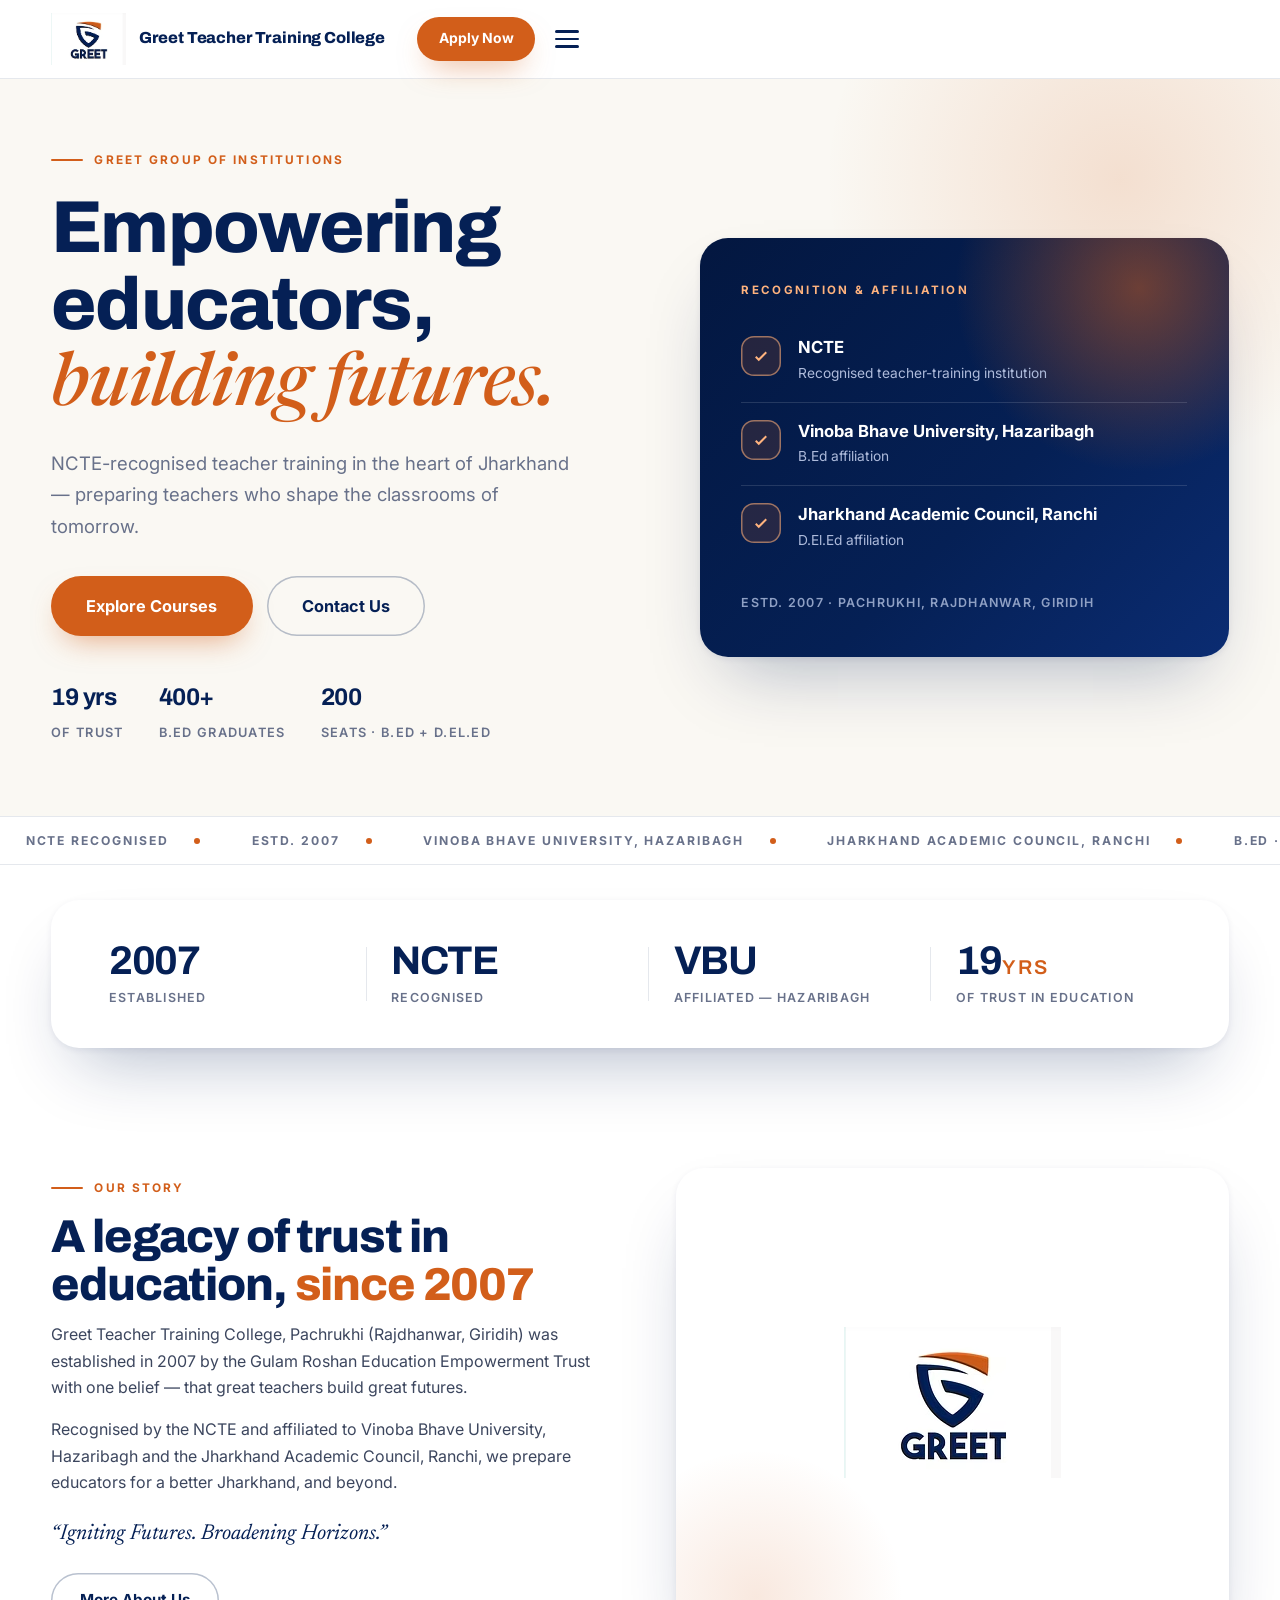
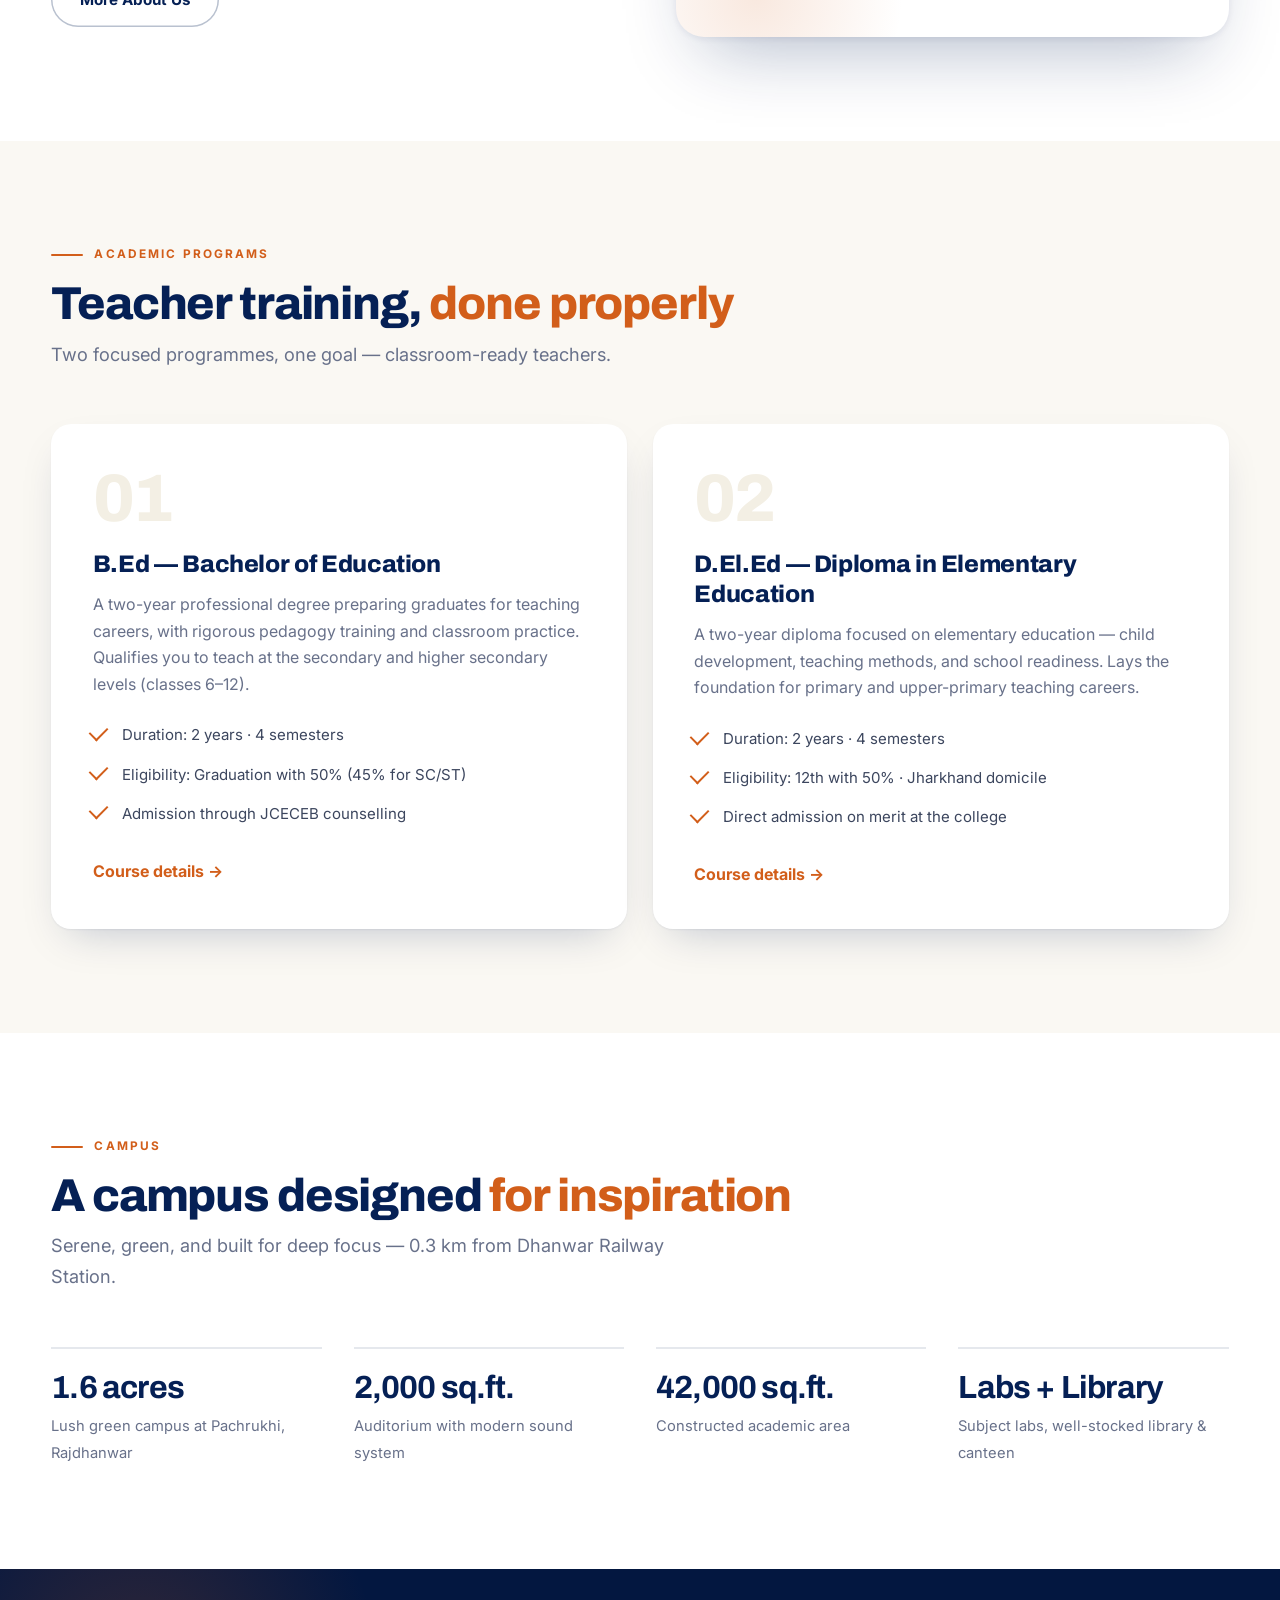
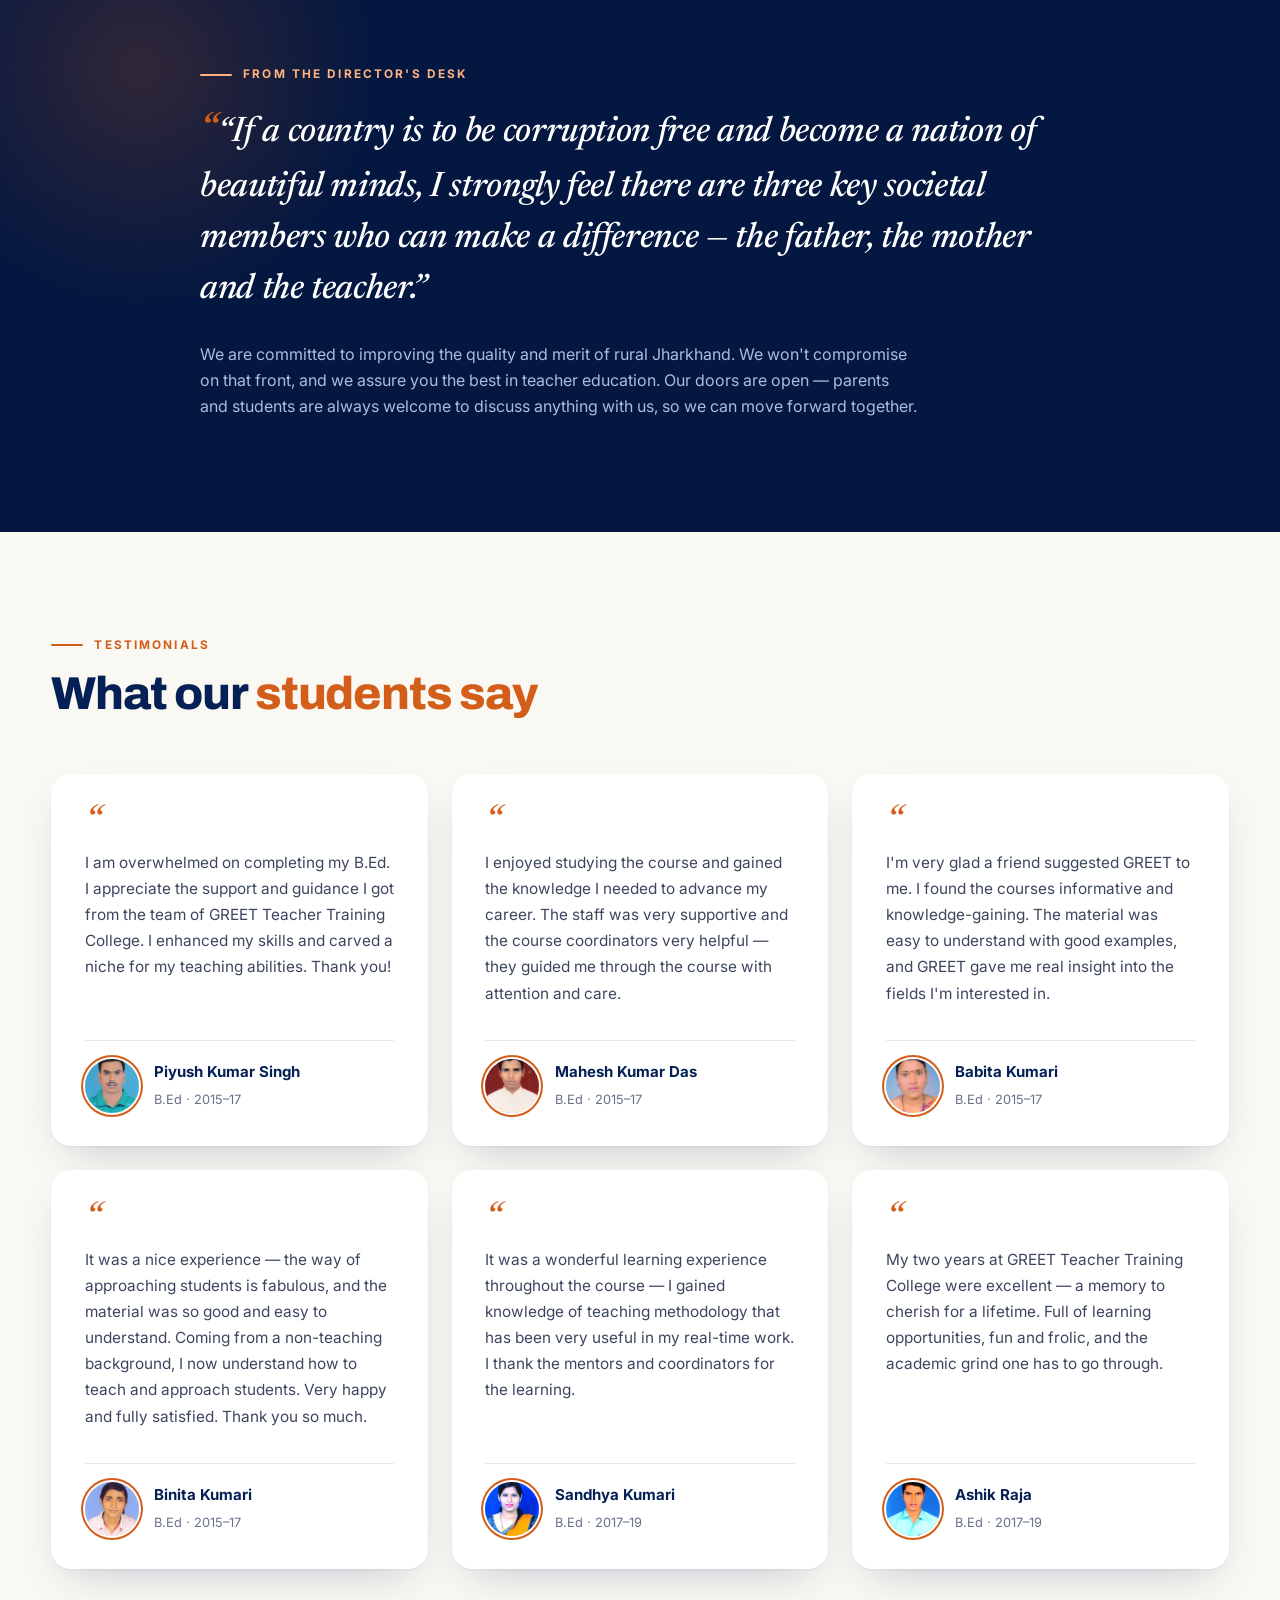
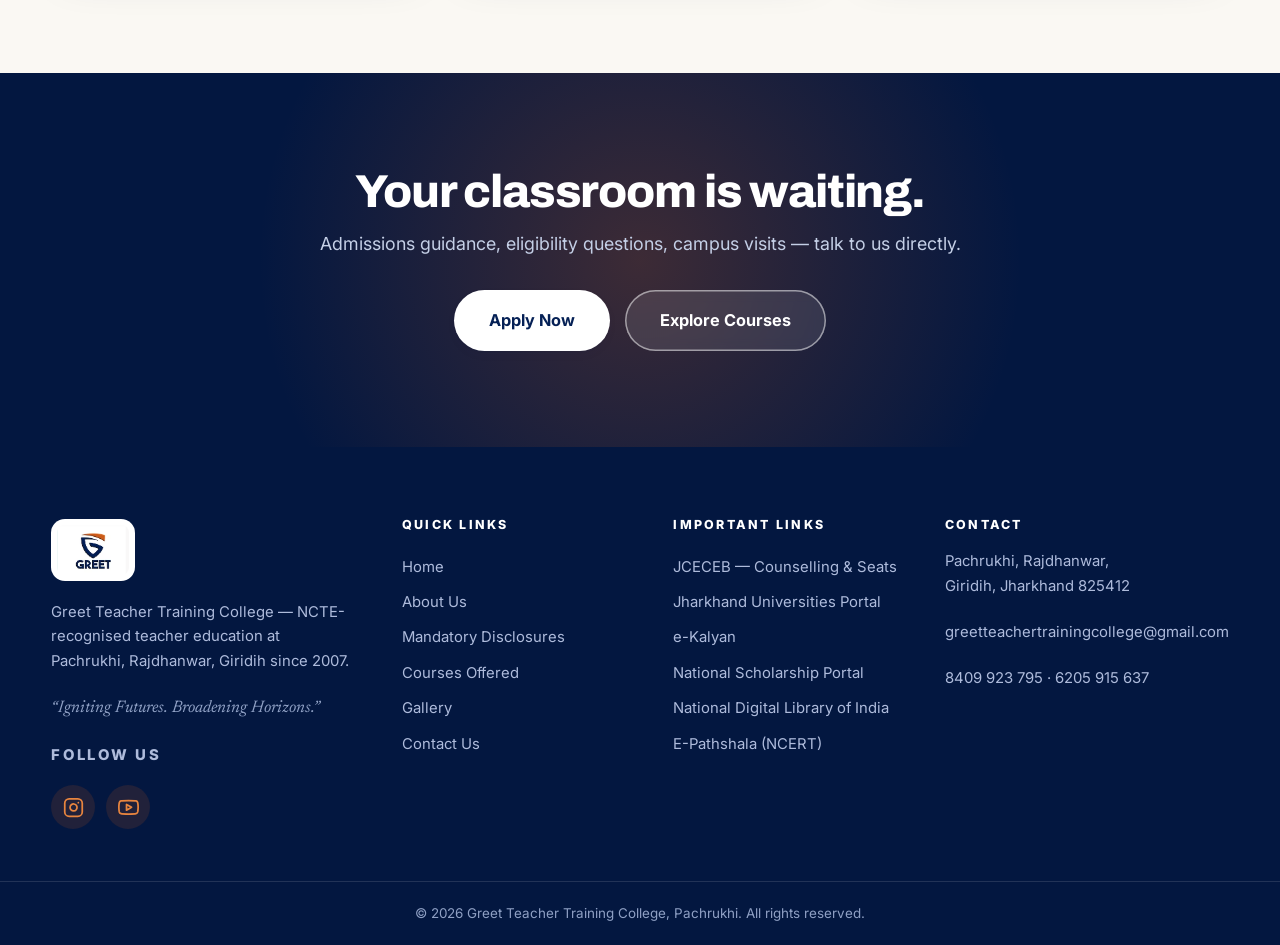
<file: index.html>
<!DOCTYPE html>
<html lang="en">
<head>
<!-- Google tag (gtag.js) -->
<script async src="https://www.googletagmanager.com/gtag/js?id=G-D8VZ7HKV08"></script>
<script>
  window.dataLayer = window.dataLayer || [];
  function gtag(){dataLayer.push(arguments);}
  gtag('js', new Date());
  gtag('config', 'G-D8VZ7HKV08', { send_page_view: false });
</script>

<meta charset="UTF-8">
<meta name="viewport" content="width=device-width, initial-scale=1, viewport-fit=cover">
<meta name="theme-color" content="#ffffff">
<title>Greet Teacher Training College | B.Ed &amp; D.El.Ed in Giridih, Jharkhand</title>
<meta name="description" content="Greet Teacher Training College, Pachrukhi (Rajdhanwar, Giridih) — NCTE-recognised B.Ed and D.El.Ed programmes affiliated to Vinoba Bhave University, Hazaribagh and Jharkhand Academic Council, Ranchi. Empowering educators since 2007.">
<link rel="canonical" href="https://greetteachertrainingcollege.in/">
<meta name="robots" content="index, follow, max-image-preview:large">
<meta name="geo.region" content="IN-JH">
<meta name="geo.placename" content="Rajdhanwar, Giridih, Jharkhand">
<meta name="ICBM" content="24.419503, 85.964501">
<meta property="og:type" content="website">
<meta property="og:site_name" content="Greet Teacher Training College">
<meta property="og:title" content="Greet Teacher Training College | B.Ed & D.El.Ed in Giridih, Jharkhand">
<meta property="og:description" content="NCTE-recognised B.Ed and D.El.Ed programmes at Pachrukhi, Rajdhanwar (Giridih, Jharkhand). Affiliated to Vinoba Bhave University, Hazaribagh and Jharkhand Academic Council, Ranchi.">
<meta property="og:url" content="https://greetteachertrainingcollege.in/">
<meta property="og:image" content="https://greetteachertrainingcollege.in/images/campus.jpg">
<meta property="og:locale" content="en_IN">
<meta name="twitter:card" content="summary_large_image">
<meta name="twitter:title" content="Greet Teacher Training College | B.Ed & D.El.Ed in Giridih, Jharkhand">
<meta name="twitter:description" content="NCTE-recognised B.Ed and D.El.Ed programmes at Pachrukhi, Rajdhanwar (Giridih, Jharkhand). Affiliated to VBU Hazaribagh and JAC Ranchi.">
<meta name="twitter:image" content="https://greetteachertrainingcollege.in/images/campus.jpg">
<script type="application/ld+json">
{
  "@context": "https://schema.org",
  "@type": "CollegeOrUniversity",
  "name": "Greet Teacher Training College",
  "alternateName": ["GREET Teacher Training College", "GREET Group of Institutions"],
  "url": "https://greetteachertrainingcollege.in/",
  "sameAs": [
    "https://www.instagram.com/greet.0fficial",
    "https://www.youtube.com/@greetteachertrainingcolleg1295"
  ],
  "logo": "https://greetteachertrainingcollege.in/images/logo.png",
  "image": "https://greetteachertrainingcollege.in/images/campus.jpg",
  "description": "NCTE-recognised teacher training college at Pachrukhi, Rajdhanwar (Giridih, Jharkhand) offering B.Ed and D.El.Ed programmes, affiliated to Vinoba Bhave University, Hazaribagh and Jharkhand Academic Council, Ranchi.",
  "foundingDate": "2007",
  "address": {
    "@type": "PostalAddress",
    "streetAddress": "Railway Station Road, Dhanwar, Pachrukhi, Rajdhanwar",
    "addressLocality": "Rajdhanwar",
    "addressRegion": "Jharkhand",
    "postalCode": "825412",
    "addressCountry": "IN"
  },
  "geo": { "@type": "GeoCoordinates", "latitude": 24.419503, "longitude": 85.964501 },
  "telephone": "+91-8409923795",
  "email": "greetteachertrainingcollege@gmail.com",
  "areaServed": [
    { "@type": "City", "name": "Rajdhanwar" },
    { "@type": "City", "name": "Giridih" },
    { "@type": "AdministrativeArea", "name": "Jharkhand" }
  ]
}
</script>
<link rel="preconnect" href="https://fonts.googleapis.com">
<link rel="preconnect" href="https://fonts.gstatic.com" crossorigin>
<link href="https://fonts.googleapis.com/css2?family=Archivo:wght@500;600;700;800&family=Inter:wght@400;500;600;700&family=Newsreader:ital,opsz,wght@1,6..72,500;1,6..72,600&display=swap" rel="stylesheet">
<link rel="stylesheet" href="css/styles.css?v=8">
<link rel="icon" type="image/png" sizes="288x288" href="images/favicon.png">
  <link rel="shortcut icon" type="image/x-icon" href="favicon.ico">
  <link rel="apple-touch-icon" href="images/favicon.png">
</head>
<body>

<header class="site-header" id="siteHeader">
  <div class="wrap header-inner">
    <a href="#/" class="brand" aria-label="Greet Teacher Training College — home">
      <img src="images/logo.png" alt="GREET logo" class="brand-logo">
      <span class="brand-text">
        <strong>Greet Teacher Training College</strong>
        <small>GREET Group of Institutions · Pachrukhi, Giridih</small>
      </span>
    </a>
      <nav class="navbar" id="mainNav" aria-label="Primary">
        <div class="navbar-inner">
          <a href="#/" data-route="">Home</a>
          <div class="nav-drop nav-drop--inline">
            <button class="nav-drop-btn" aria-expanded="false" aria-haspopup="true">About Us
              <svg viewBox="0 0 24 24" width="12" height="12" fill="none" stroke="currentColor" stroke-width="2.4"><path d="m6 9 6 6 6-6"/></svg></button>
            <div class="nav-drop-menu">
              <a href="#/about" data-route="about">About Us</a>
              <a href="#/about-mission" data-route="about-mission">Mission &amp; Vision</a>
              <a href="#/about-achievements" data-route="about-achievements">Achievements</a>
              <a href="#/about-faculties" data-route="about-faculties">Our Faculties</a>
              <a href="#/about-infrastructure" data-route="about-infrastructure">Infrastructure &amp; Facilities</a>
            </div>
          </div>
          <div class="nav-drop nav-drop--inline">
            <button class="nav-drop-btn" aria-expanded="false" aria-haspopup="true">Mandatory Disclosures
              <svg viewBox="0 0 24 24" width="12" height="12" fill="none" stroke="currentColor" stroke-width="2.4"><path d="m6 9 6 6 6-6"/></svg></button>
            <div class="nav-drop-menu">
              <a href="#/disclosures" data-route="disclosures">Overview</a>
              <a href="#/disclosure-affiliation" data-route="disclosure-affiliation">Affiliation</a>
              <a href="#/disclosure-recognition" data-route="disclosure-recognition">Recognition</a>
              <a href="#/disclosure-approvals" data-route="disclosure-approvals">Approvals</a>
              <a href="#/disclosure-land-affidavit" data-route="disclosure-land-affidavit">Land Affidavit</a>
              <a href="#/disclosure-12a" data-route="disclosure-12a">12A (CIT Exemption)</a>
              <a href="#/disclosure-qci" data-route="disclosure-qci">QCI Report</a>
            </div>
          </div>
          <a href="#/courses" data-route="courses">Courses Offered</a>
          <a href="#/gallery" data-route="gallery">Gallery</a>
          <a href="#/contact" data-route="contact">Contact Us</a>
          <div class="nav-drop">
            <button class="nav-drop-btn" aria-expanded="false" aria-haspopup="true">Our Colleges
              <svg viewBox="0 0 24 24" width="12" height="12" fill="none" stroke="currentColor" stroke-width="2.4"><path d="m6 9 6 6 6-6"/></svg></button>
            <div class="nav-drop-menu">
              <a href="https://www.greetcollegeofphysicaleducation.com/" target="_blank" rel="noopener">Physical Education
                <svg viewBox="0 0 24 24" width="11" height="11" fill="none" stroke="currentColor" stroke-width="2.4"><path d="M7 17 17 7M7 7h10v10"/></svg></a>
              <a href="https://www.greetnursingcollege.in/" target="_blank" rel="noopener">Nursing College
                <svg viewBox="0 0 24 24" width="11" height="11" fill="none" stroke="currentColor" stroke-width="2.4"><path d="M7 17 17 7M7 7h10v10"/></svg></a>
              <a href="https://www.greeteveningdegreecollege.in/" target="_blank" rel="noopener">Degree College
                <svg viewBox="0 0 24 24" width="11" height="11" fill="none" stroke="currentColor" stroke-width="2.4"><path d="M7 17 17 7M7 7h10v10"/></svg></a>
            </div>
          </div>
          <div class="nav-portals">
            <p>Counselling Portals</p>
            <a href="https://jceceb.jharkhand.gov.in/Default.aspx" target="_blank" rel="noopener"><span>JCECEB — Counselling &amp; Seats</span><svg viewBox="0 0 24 24" width="13" height="13" fill="none" stroke="currentColor" stroke-width="2.4" aria-hidden="true"><path d="M7 17 17 7M7 7h10v10"/></svg></a>
            <a href="https://universities.jharkhand.gov.in/home" target="_blank" rel="noopener"><span>Jharkhand Universities Portal</span><svg viewBox="0 0 24 24" width="13" height="13" fill="none" stroke="currentColor" stroke-width="2.4" aria-hidden="true"><path d="M7 17 17 7M7 7h10v10"/></svg></a>
          </div>
        </div>
      </nav>
    <div class="header-actions">
      <a href="#/contact" class="btn btn-primary btn-sm">Apply Now</a>
      <button class="menu-toggle" id="menuToggle" aria-label="Open menu" aria-expanded="false">
        <span></span><span></span><span></span>
      </button>
    </div>
  </div>
</header>

<main id="app">

  <!-- ============ HOME ============ -->
  <section class="view" data-view="home">
    <div class="hero">
      <div class="wrap hero-grid">
        <div class="hero-copy">
          <p class="eyebrow">GREET Group of Institutions</p>
          <h1>Empowering educators, <span class="accent-serif">building futures.</span></h1>
          <p class="hero-sub">NCTE-recognised teacher training in the heart of Jharkhand — preparing teachers who shape the classrooms of tomorrow.</p>
          <div class="hero-ctas">
            <a href="#/courses" class="btn btn-primary btn-lg">Explore Courses</a>
            <a href="#/contact" class="btn btn-outline btn-lg">Contact Us</a>
          </div>
          <div class="hero-meta">
            <div><strong>19 yrs</strong><span>Of trust</span></div>
            <div><strong>400+</strong><span>B.Ed graduates</span></div>
            <div><strong>200</strong><span>Seats · B.Ed + D.El.Ed</span></div>
          </div>
        </div>
        <div class="hero-media">
          <div class="hero-panel">
            <p class="hero-panel-eyebrow">Recognition &amp; Affiliation</p>
            <ul class="hero-panel-list">
              <li>
                <span class="hero-panel-tick"><svg viewBox="0 0 24 24" width="18" height="18" fill="none" stroke="currentColor" stroke-width="2.6"><path d="m5 13 4 4L19 7"/></svg></span>
                <div><strong>NCTE</strong><small>Recognised teacher-training institution</small></div>
              </li>
              <li>
                <span class="hero-panel-tick"><svg viewBox="0 0 24 24" width="18" height="18" fill="none" stroke="currentColor" stroke-width="2.6"><path d="m5 13 4 4L19 7"/></svg></span>
                <div><strong>Vinoba Bhave University, Hazaribagh</strong><small>B.Ed affiliation</small></div>
              </li>
              <li>
                <span class="hero-panel-tick"><svg viewBox="0 0 24 24" width="18" height="18" fill="none" stroke="currentColor" stroke-width="2.6"><path d="m5 13 4 4L19 7"/></svg></span>
                <div><strong>Jharkhand Academic Council, Ranchi</strong><small>D.El.Ed affiliation</small></div>
              </li>
            </ul>
            <p class="hero-panel-foot">Estd. 2007 · Pachrukhi, Rajdhanwar, Giridih</p>
          </div>
        </div>
      </div>
      <div class="ticker" aria-hidden="true">
        <div class="ticker-track">
          <span>NCTE Recognised</span><span>Estd. 2007</span><span>Vinoba Bhave University, Hazaribagh</span><span>Jharkhand Academic Council, Ranchi</span><span>B.Ed · D.El.Ed</span><span>Pachrukhi, Rajdhanwar, Giridih</span>
          <span>NCTE Recognised</span><span>Estd. 2007</span><span>Vinoba Bhave University, Hazaribagh</span><span>Jharkhand Academic Council, Ranchi</span><span>B.Ed · D.El.Ed</span><span>Pachrukhi, Rajdhanwar, Giridih</span>
        </div>
      </div>
    </div>

    <div class="stats-band">
      <div class="wrap stats-grid">
        <div class="stat reveal"><strong>2007</strong><span>Established</span></div>
        <div class="stat reveal"><strong>NCTE</strong><span>Recognised</span></div>
        <div class="stat reveal"><strong>VBU</strong><span>Affiliated — Hazaribagh</span></div>
        <div class="stat reveal"><strong>19<span class="yrs">yrs</span></strong><span>Of trust in education</span></div>
      </div>
    </div>

    <div class="section">
      <div class="wrap split">
        <div class="reveal">
          <p class="eyebrow">Our Story</p>
          <h2>A legacy of trust in education, <span class="accent-text">since 2007</span></h2>
          <p>Greet Teacher Training College, Pachrukhi (Rajdhanwar, Giridih) was established in 2007 by the Gulam Roshan Education Empowerment Trust with one belief — that great teachers build great futures.</p>
          <p>Recognised by the NCTE and affiliated to Vinoba Bhave University, Hazaribagh and the Jharkhand Academic Council, Ranchi, we prepare educators for a better Jharkhand, and beyond.</p>
          <p class="tagline">“Igniting Futures. Broadening Horizons.”</p>
          <a href="#/about" class="btn btn-outline">More About Us</a>
        </div>
        <div class="split-media reveal">
          <div class="logo-card">
            <img src="images/logo.png" alt="GREET — Greet Teacher Training College">
          </div>
        </div>
      </div>
    </div>

    <div class="section section-soft">
      <div class="wrap">
        <div class="section-head reveal">
          <p class="eyebrow">Academic Programs</p>
          <h2>Teacher training, <span class="accent-text">done properly</span></h2>
          <p class="lead">Two focused programmes, one goal — classroom-ready teachers.</p>
        </div>
        <div class="course-cards">
          <article class="course-card reveal">
            <span class="course-num">01</span>
            <h3>B.Ed — Bachelor of Education</h3>
            <p>A two-year professional degree preparing graduates for teaching careers, with rigorous pedagogy training and classroom practice. Qualifies you to teach at the secondary and higher secondary levels (classes 6–12).</p>
            <ul class="tick-list">
              <li>Duration: 2 years · 4 semesters</li>
              <li>Eligibility: Graduation with 50% (45% for SC/ST)</li>
              <li>Admission through JCECEB counselling</li>
            </ul>
            <a href="#/courses" class="text-link">Course details →</a>
          </article>
          <article class="course-card reveal">
            <span class="course-num">02</span>
            <h3>D.El.Ed — Diploma in Elementary Education</h3>
            <p>A two-year diploma focused on elementary education — child development, teaching methods, and school readiness. Lays the foundation for primary and upper-primary teaching careers.</p>
            <ul class="tick-list">
              <li>Duration: 2 years · 4 semesters</li>
              <li>Eligibility: 12th with 50% · Jharkhand domicile</li>
              <li>Direct admission on merit at the college</li>
            </ul>
            <a href="#/courses" class="text-link">Course details →</a>
          </article>
        </div>
      </div>
    </div>

    <div class="section">
      <div class="wrap">
        <div class="section-head reveal">
          <p class="eyebrow">Campus</p>
          <h2>A campus designed <span class="accent-text">for inspiration</span></h2>
          <p class="lead">Serene, green, and built for deep focus — 0.3 km from Dhanwar Railway Station.</p>
        </div>
        <div class="facts-grid">
          <div class="fact reveal"><strong>1.6 acres</strong><span>Lush green campus at Pachrukhi, Rajdhanwar</span></div>
          <div class="fact reveal"><strong>2,000 sq.ft.</strong><span>Auditorium with modern sound system</span></div>
          <div class="fact reveal"><strong>42,000 sq.ft.</strong><span>Constructed academic area</span></div>
          <div class="fact reveal"><strong>Labs + Library</strong><span>Subject labs, well-stocked library &amp; canteen</span></div>
        </div>
      </div>
    </div>

    <div class="director-band">
      <div class="wrap reveal">
        <p class="eyebrow">From the Director's Desk</p>
        <blockquote>“If a country is to be corruption free and become a nation of beautiful minds, I strongly feel there are three key societal members who can make a difference — the father, the mother and the teacher.”</blockquote>
        <p>We are committed to improving the quality and merit of rural Jharkhand. We won't compromise on that front, and we assure you the best in teacher education. Our doors are open — parents and students are always welcome to discuss anything with us, so we can move forward together.</p>
      </div>
    </div>

    <div class="section section-soft">
      <div class="wrap">
        <div class="section-head reveal">
          <p class="eyebrow">Testimonials</p>
          <h2>What our <span class="accent-text">students say</span></h2>
        </div>
        <div class="testi-grid" id="testiGrid"></div>
      </div>
    </div>

    <div class="cta-band">
      <div class="wrap reveal">
        <h2>Your classroom is waiting.</h2>
        <p>Admissions guidance, eligibility questions, campus visits — talk to us directly.</p>
        <div class="hero-ctas">
          <a href="#/contact" class="btn btn-white btn-lg">Apply Now</a>
          <a href="#/courses" class="btn btn-ghost btn-lg">Explore Courses</a>
        </div>
      </div>
    </div>
  </section>

  <!-- ============ ABOUT ============ -->
  <section class="view" data-view="about">
    <div class="page-head">
      <div class="wrap reveal">
        <p class="eyebrow">About Us</p>
        <h1>About <span class="accent-text">GREET</span></h1>
        <p class="lead">Not just building teachers — nurturing visionaries for Jharkhand and beyond.</p>
      </div>
    </div>
    <div class="section">
      <div class="wrap narrow reveal">
        <nav class="subnav" aria-label="About Us sections">
          <a href="#/about-mission">Mission &amp; Vision</a>
          <a href="#/about-achievements">Achievements</a>
          <a href="#/about-faculties">Our Faculties</a>
          <a href="#/about-infrastructure">Infrastructure &amp; Facilities</a>
        </nav>
        <p>At GREET College, we are not just building teachers; we are nurturing visionaries. Established in 2007 by the Gulam Roshan Education Empowerment Trust, we have grown into Jharkhand's vibrant, modern co-educational institute — passionately dedicated to shaping the next generation of impactful educators with a global outlook.</p>
        <h3>A campus designed for inspiration</h3>
        <p>Discover your full potential within the serene and inspiring atmosphere of Pachrukhi, Rajdhanwar, Giridih. Our campus offers the perfect blend of tranquility and accessibility — just 0.3 km from Dhanwar Railway Station and 1.5 km from Bada Chowk, so you're seamlessly connected while enjoying an environment built for deep focus and personal growth.</p>
        <p>Spread over a lush green 1.6-acre landscape with 42,000 sq. ft. of constructed area, GREET's modern infrastructure includes dedicated, well-equipped classrooms, specialised laboratories for practical training, a spacious 2,000 sq. ft. auditorium with a modern sound system for seminars and events, comfortable common rooms, comprehensive fire-safety arrangements, and an on-campus canteen.</p>
        <h3>Academic excellence &amp; recognition</h3>
        <p>Our professional journey is anchored by robust official recognition — including recognition by the National Council for Teacher Education (NCTE) and affiliation with Vinoba Bhave University, Hazaribagh and the Jharkhand Academic Council, Ranchi.</p>
        <p>Our Bachelor of Education (B.Ed) programme is crafted for graduates ready to shape young minds in secondary and higher secondary schools, while our Diploma in Elementary Education (D.El.Ed) equips intermediate-pass students with the foundational skills essential for primary education.</p>
        <p class="tagline">“Igniting Futures. Broadening Horizons. For a better Jharkhand, and beyond.”</p>
      </div>
    </div>
    <div class="section section-soft">
      <div class="wrap">
        <div class="facts-grid">
          <div class="fact reveal"><strong>2007</strong><span>Year of establishment</span></div>
          <div class="fact reveal"><strong>NCTE</strong><span>National Council for Teacher Education — recognised</span></div>
          <div class="fact reveal"><strong>VBU, Hazaribagh</strong><span>Vinoba Bhave University affiliation</span></div>
          <div class="fact reveal"><strong>JAC, Ranchi</strong><span>Jharkhand Academic Council affiliation</span></div>
        </div>
      </div>
    </div>
  </section>

  <!-- ============ DISCLOSURES ============ -->
  <section class="view" data-view="disclosures">
    <div class="page-head">
      <div class="wrap reveal">
        <p class="eyebrow">Transparency</p>
        <h1>Mandatory <span class="accent-text">Disclosures</span></h1>
        <p class="lead">Institutional facts, stated plainly — as required.</p>
      </div>
    </div>
    <div class="section">
      <div class="wrap narrow">
        <nav class="subnav" aria-label="Mandatory disclosure documents">
          <a href="#/disclosure-affiliation">Affiliation</a>
          <a href="#/disclosure-recognition">Recognition</a>
          <a href="#/disclosure-approvals">Approvals</a>
          <a href="#/disclosure-land-affidavit">Land Affidavit</a>
          <a href="#/disclosure-12a">12A (CIT Exemption)</a>
          <a href="#/disclosure-qci">QCI Report</a>
        </nav>
        <div class="disclosure reveal">
          <h3>1 · Institution Details</h3>
          <dl>
            <div><dt>Name</dt><dd>Greet Teacher Training College (GREET Group of Institutions)</dd></div>
            <div><dt>Address</dt><dd>Railway Station Road, Dhanwar, Pachrukhi, Rajdhanwar, Giridih, Jharkhand 825412</dd></div>
            <div><dt>Established</dt><dd>2007</dd></div>
            <div><dt>Run by</dt><dd>Gulam Roshan Education Empowerment Trust</dd></div>
          </dl>
        </div>
        <div class="disclosure reveal">
          <h3>2 · Recognition &amp; Affiliation</h3>
          <dl>
            <div><dt>Recognition</dt><dd>Recognised by the National Council for Teacher Education (NCTE)</dd></div>
            <div><dt>Affiliation</dt><dd>Affiliated to Vinoba Bhave University, Hazaribagh</dd></div>
            <div><dt>Affiliation</dt><dd>Affiliated to Jharkhand Academic Council, Ranchi</dd></div>
          </dl>
        </div>
        <div class="disclosure reveal">
          <h3>3 · Programmes Offered</h3>
          <dl>
            <div><dt>B.Ed</dt><dd>Bachelor of Education — 2 years · 4 semesters · intake 100</dd></div>
            <div><dt>D.El.Ed</dt><dd>Diploma in Elementary Education — 2 years · 4 semesters · intake 100</dd></div>
          </dl>
        </div>
        <div class="disclosure reveal">
          <h3>4 · Contact for Information</h3>
          <dl>
            <div><dt>Email</dt><dd>greetteachertrainingcollege@gmail.com</dd></div>
            <div><dt>Phone</dt><dd>8409 923 795 · 6205 915 637 · 9199 458 516 · 7482 096 035</dd></div>
          </dl>
        </div>
      </div>
    </div>
  </section>

  <!-- ============ ABOUT: MISSION & VISION ============ -->
  <section class="view" data-view="about-mission">
    <div class="page-head">
      <div class="wrap reveal">
        <p class="eyebrow">About Us</p>
        <h1>Mission &amp; <span class="accent-text">Vision</span></h1>
        <p class="lead">Why GREET exists — and what it promises every student who walks through its gates.</p>
      </div>
    </div>
    <div class="section">
      <div class="wrap narrow">
        <div class="disclosure reveal">
          <h3>Our Mission</h3>
          <p>Our mission is to provide the best learning platform to produce the best teachers for the upcoming needs of society — by providing them with quality education at an affordable cost, so as to mould the students into confident individuals with disciplined human values, and to build in them the ability to contribute to the educational growth of society by imparting quality teaching to each and every segment of it. We provide a healthy ambience for our students to pursue B.Ed and D.El.Ed.</p>
          <p>The mission of Greet Teacher Training College is to develop and popularise methodical teaching at the secondary level of education, under the guidance of the NCTE and Vinoba Bhave University — to create a flow of manpower who are knowledgeable, efficient and employable not only in schools but also in NGOs, and who, even as members of society, are capable of contributing to the educational environment of society.</p>
        </div>
        <div class="disclosure reveal">
          <h3>Our Objectives</h3>
          <ul class="tick-list">
            <li>To make the B.Ed course easily accessible to eligible students through this institution.</li>
            <li>To involve society in general in contributing to the fulfilment of the aims of GREET.</li>
            <li>To create a flow of employable teachers who will be motivated to fill the deficiency in the instructional ambience in the state as well as abroad.</li>
            <li>To conduct survey work in the educational field and to provide a seminar and discussion forum on educational and other social aspects.</li>
            <li>To inculcate among the students of this institution a thirst for knowledge through their lives.</li>
            <li>To make Greet Teacher Training College — as an institution and as an organisation — a centre for the acquisition, excellence and dissemination of knowledge, information, education and culture.</li>
          </ul>
        </div>
        <div class="disclosure reveal">
          <h3>Where Our Students Go</h3>
          <p>Over the years, more than 400 students have earned their B.Ed degrees from GREET, and the D.El.Ed programme — introduced in 2019 — has grown with every batch. Our students come not only from Giridih district but from different parts of India, and almost all of them are now well placed in their lives.</p>
          <p>Students completing their B.Ed from GREET can join M.Ed courses, or join services in private and government-aided schools. Students completing D.El.Ed can go on to B.Ed, or join as teachers in kindergarten or middle schools.</p>
          <p class="tagline">“Igniting Futures. Broadening Horizons.”</p>
        </div>
      </div>
    </div>
  </section>

  <!-- ============ ABOUT: ACHIEVEMENTS ============ -->
  <section class="view" data-view="about-achievements">
    <div class="page-head">
      <div class="wrap reveal">
        <p class="eyebrow">About Us</p>
        <h1>Our <span class="accent-text">Achievements</span></h1>
        <p class="lead">The story of what GREET has built — and where it is headed.</p>
      </div>
    </div>
    <div class="section">
      <div class="wrap">
        <div class="section-head reveal">
          <p class="eyebrow">Milestones</p>
          <h2>A record we're <span class="accent-text">still writing</span></h2>
          <p class="lead">The college is compiling its official achievements archive. The milestones below are confirmed; the full honours list will be published here as it is verified.</p>
        </div>
        <div class="facts-grid">
          <div class="fact reveal"><strong>2007</strong><span>College established at Pachrukhi, Rajdhanwar</span></div>
          <div class="fact reveal"><strong>NCTE</strong><span>Recognition for the B.Ed and D.El.Ed programmes</span></div>
          <div class="fact reveal"><strong>400+</strong><span>B.Ed graduates placed in schools across India</span></div>
          <div class="fact reveal"><strong>200</strong><span>Sanctioned seats — B.Ed and D.El.Ed</span></div>
        </div>
      </div>
    </div>
    <div class="cta-band">
      <div class="wrap reveal">
        <h2>Empower your teaching career.</h2>
        <p>Join Greet Teacher Training College and embark on a journey of professional growth and success — with innovative programmes and experienced faculty that equip you with the skills to excel in education.</p>
        <div class="hero-ctas">
          <a href="#/contact" class="btn btn-white btn-lg">Apply Now</a>
          <a href="#/about-faculties" class="btn btn-ghost btn-lg">Meet the Faculty</a>
        </div>
      </div>
    </div>
  </section>

  <!-- ============ ABOUT: FACULTIES ============ -->
  <section class="view" data-view="about-faculties">
    <div class="page-head">
      <div class="wrap reveal">
        <p class="eyebrow">About Us</p>
        <h1>Our <span class="accent-text">Faculties</span></h1>
        <p class="lead">The complete faculty list of Greet Teacher Training College — 48 members across the B.Ed and D.El.Ed programmes.</p>
      </div>
    </div>
    <div class="section">
      <div class="wrap">
        <div class="facts-grid" style="margin-bottom:2.6rem">
          <div class="fact reveal"><strong>16</strong><span>B.Ed teaching faculty</span></div>
          <div class="fact reveal"><strong>8</strong><span>B.Ed non-teaching staff</span></div>
          <div class="fact reveal"><strong>16</strong><span>D.El.Ed teaching faculty</span></div>
          <div class="fact reveal"><strong>8</strong><span>D.El.Ed non-teaching staff</span></div>
        </div>

        <div class="table-wrap reveal">
          <table class="faculty-table">
            <caption>B.Ed — Teaching Faculty</caption>
            <thead><tr><th>S.No</th><th>Name</th><th>Professional Qualifications</th><th>Specialisation</th><th>Designation</th></tr></thead>
            <tbody>
              <tr><td>1</td><td>Dr. PUSPRAJ SINGH</td><td>B.Ed, M.Ed, Ph.D</td><td>Education</td><td>Principal</td></tr>
              <tr><td>2</td><td>Akhilesh Chandra Yadav</td><td>B.Ed, M.Ed</td><td>Economics</td><td>Assistant Prof(Lect)</td></tr>
              <tr><td>3</td><td>Dileep Kumar Singh</td><td>B.Ed, M.Ed, M.Phil.</td><td>English</td><td>Assistant Prof(Lect)</td></tr>
              <tr><td>4</td><td>RAJ BIR</td><td>B.Ed, M.Ed</td><td>Chemistry</td><td>Assistant Prof(Lect)</td></tr>
              <tr><td>5</td><td>Brijendra Kumar Yadav</td><td>B.Ed, M.Ed</td><td>Botany</td><td>Assistant Prof(Lect)</td></tr>
              <tr><td>6</td><td>SANTOSH KUMAR GAUR</td><td>B.Ed, M.Ed, Ph.D</td><td>Geography</td><td>Assistant Prof(Lect)</td></tr>
              <tr><td>7</td><td>RISHI KUMAR SHUKLA</td><td>B.Ed, M.Ed</td><td>History</td><td>Assistant Prof(Lect)</td></tr>
              <tr><td>8</td><td>MANOJ KUMAR</td><td>B.Ed, M.Ed</td><td>Philosophy</td><td>Assistant Professor(Lect)</td></tr>
              <tr><td>9</td><td>AKHILESH YADAV</td><td>B.Ed, M.Ed</td><td>Education</td><td>Assistant Professor(Lect)</td></tr>
              <tr><td>10</td><td>Santosh Kumar Singh</td><td>B.Ed, M.Ed</td><td>Psychology</td><td>Assistant Prof(Lect)</td></tr>
              <tr><td>11</td><td>Pushpa LATA SINGH</td><td>B.Ed., M.Ed.</td><td>Hindi</td><td>Assistant Prof(Lect.)</td></tr>
              <tr><td>12</td><td>SUNITA SINGH</td><td>B.Ed., M.Ed.</td><td>Sociology</td><td>Assistant Prof(Lect.)</td></tr>
              <tr><td>13</td><td>SHYAM SUNDAR</td><td>B.Ed, M.Ed</td><td>Mathematics</td><td>Assistant Prof(Lect)</td></tr>
              <tr><td>14</td><td>BRIJENDRA KUMAR DUBEY</td><td>B.A. in Music</td><td>Music</td><td>Lecturer in Music</td></tr>
              <tr><td>15</td><td>SANTOSH KUMAR</td><td>B.P.Ed., M.P.Ed.</td><td>Physical Education</td><td>Lecturer Physical Education</td></tr>
              <tr><td>16</td><td>PARMESHWARDEEN</td><td>B.Ed., Drawing &amp; Painting</td><td>Fine Art</td><td>Lecturer in Fine Art</td></tr>
            </tbody>
          </table>
        </div>

        <div class="table-wrap reveal">
          <table class="faculty-table">
            <caption>B.Ed — Non-Teaching Staff</caption>
            <thead><tr><th>S.No</th><th>Name</th><th>Qualification</th><th>Designation</th></tr></thead>
            <tbody>
              <tr><td>1</td><td>SHAHNWAZ KHAN</td><td>B.A.</td><td>Office Superintendent</td></tr>
              <tr><td>2</td><td>JAISHANKAR YADAV</td><td>B.Lib.</td><td>Librarian</td></tr>
              <tr><td>3</td><td>SUBHASH KUMAR</td><td>BCA</td><td>Lab Assistant</td></tr>
              <tr><td>4</td><td>BIRENDRA KUMAR PASWAN</td><td>B.Ed.</td><td>Office Assistant</td></tr>
              <tr><td>5</td><td>AFTAB ANSARI</td><td>P.G.</td><td>Office Assistant</td></tr>
              <tr><td>6</td><td>RAJESH KUMAR PASWAN</td><td>P.G.</td><td>Office Assistant</td></tr>
              <tr><td>7</td><td>FARZANA PARWEEN</td><td>B.A.</td><td>Office Assistant</td></tr>
              <tr><td>8</td><td>SHALEHA NISHAT</td><td>B.A.</td><td>Office Assistant</td></tr>
            </tbody>
          </table>
        </div>

        <div class="table-wrap reveal">
          <table class="faculty-table">
            <caption>D.El.Ed — Teaching Faculty</caption>
            <thead><tr><th>S.No</th><th>Name</th><th>Designation</th></tr></thead>
            <tbody>
              <tr><td>1</td><td>DR. AMARJEET SINGH</td><td>H.O.D</td></tr>
              <tr><td>2</td><td>BRAJBHUSHAN YADAV</td><td>Assistant Professor</td></tr>
              <tr><td>3</td><td>RAVIKANT</td><td>Assistant Professor</td></tr>
              <tr><td>4</td><td>BHUPENDRA SINGH NIRANJAN</td><td>Assistant Professor</td></tr>
              <tr><td>5</td><td>AMRISH KUMAR</td><td>Assistant Professor</td></tr>
              <tr><td>6</td><td>VIMAL SINGH</td><td>Assistant Professor</td></tr>
              <tr><td>7</td><td>UMESH KUMAR</td><td>Assistant Professor</td></tr>
              <tr><td>8</td><td>SWADESH KR. SHUKLA</td><td>Assistant Professor</td></tr>
              <tr><td>9</td><td>AMIT YADAV</td><td>Assistant Professor</td></tr>
              <tr><td>10</td><td>VIPIN KUMAR</td><td>Assistant Professor</td></tr>
              <tr><td>11</td><td>SANTOSH KUMAR JAISWAL</td><td>Assistant Professor</td></tr>
              <tr><td>12</td><td>VIJAY BHAN SINGH</td><td>Assistant Professor</td></tr>
              <tr><td>13</td><td>SUNIL KUMAR DUBEY</td><td>Assistant Professor</td></tr>
              <tr><td>14</td><td>DR. GEETA DUBEY</td><td>Assistant Professor</td></tr>
              <tr><td>15</td><td>KARNAVIR VIJAY PRATAP KUSHWAHA</td><td>Assistant Professor</td></tr>
              <tr><td>16</td><td>ANJANI KUMAR SHUKLA</td><td>Assistant Professor</td></tr>
            </tbody>
          </table>
        </div>

        <div class="table-wrap reveal">
          <table class="faculty-table">
            <caption>D.El.Ed — Non-Teaching Staff</caption>
            <thead><tr><th>S.No</th><th>Name</th><th>Qualification</th><th>Designation</th></tr></thead>
            <tbody>
              <tr><td>1</td><td>ARSHAD PARWEZ</td><td>B.A.</td><td>Office Superintendent</td></tr>
              <tr><td>2</td><td>ASHOK KUMAR DAS</td><td>B.Com.</td><td>Account Assistant</td></tr>
              <tr><td>3</td><td>RAJKUMAR DAS</td><td>B.A.</td><td>Computer Operator</td></tr>
              <tr><td>4</td><td>MD HASRAT ALI</td><td>B.A.</td><td>Office Superintendent</td></tr>
              <tr><td>5</td><td>RAJKUMAR YADAV</td><td>B.Ed.</td><td>Office Assistant</td></tr>
              <tr><td>6</td><td>SAHISTA KHATUN</td><td>D.El.Ed.</td><td>Office Assistant</td></tr>
              <tr><td>7</td><td>GUDIYA KUMARI</td><td>B.A.</td><td>Office Assistant</td></tr>
              <tr><td>8</td><td>PUNAM HANSDA</td><td>B.A.</td><td>Office Assistant</td></tr>
            </tbody>
          </table>
        </div>

        <p class="gallery-note reveal">For faculty-related queries, <a href="#/contact" class="text-link">contact the college office</a>.</p>
      </div>
    </div>
  </section>

  <!-- ============ ABOUT: INFRASTRUCTURE & FACILITIES ============ -->
  <section class="view" data-view="about-infrastructure">
    <div class="page-head">
      <div class="wrap reveal">
        <p class="eyebrow">About Us</p>
        <h1>Infrastructure &amp; <span class="accent-text">Facilities</span></h1>
        <p class="lead">A modern, state-of-the-art campus built for world-class teacher education.</p>
      </div>
    </div>
    <div class="section">
      <div class="wrap narrow">
        <div class="disclosure reveal">
          <h3>The Campus</h3>
          <p>In order to achieve its ambition of being a world-class education provider, Greet Teacher Training College has committed to significant enhancement of its facilities and buildings — essential for world-class teaching and the all-round development of students. The college has an extremely modern and state-of-the-art infrastructure that goes a long way in facilitating services for students as well as staff members.</p>
          <p>The sprawling college campus at Pachrukhi is spread over 1.6 acres, with 45,000 sq. ft. of built-up area and 25,000 sq. ft. of open space for gardens and sports facilities. The teaching–learning process is facilitated in 20 classrooms, 7 tutorial rooms, two specialised laboratories, one state-of-the-art computer centre with high-speed internet connectivity, a seminar room, a conference room, an auditorium and a fully automated library. The entire campus is Wi-Fi enabled. The college also provides residential facilities for the Principal, teaching faculty and non-teaching staff. There are separate hostels for boys and girls with 24-hour security and all needed facilities. The college takes pride in being a differently-abled-friendly campus with new ramps, and there are separate common rooms for boys and girls — fully equipped with indoor games and recreation facilities.</p>
        </div>
        <div class="disclosure reveal">
          <h3>Our Library</h3>
          <p>The college has a well-stocked library with nearly seven thousand books and regular subscriptions to magazines and daily newspapers. It caters to the needs of 400 students at the undergraduate and postgraduate level. Library services are fully automated, with reading facilities for 100 students at a time. The library uses the library management software LibSys (version 7) and RFID technology for efficient management of the library, its services and user convenience. It is well equipped with modern facilities and resources — print and electronic — in the form of CD-ROMs, DVDs, video cassettes, books and journals. It has also developed a full-fledged digital library equipped with modern equipment to provide various digital modes of library services. The library follows the Dewey Decimal System of classification (23rd edition), and books are processed using the AACR-II code. The call number in the OPAC helps locate books on the shelves, which are arranged in numerical order from 000–999.</p>
          <p>The library remains open on all working days — and during examinations it also opens on Saturdays, Sundays and other holidays. To become a member, students fill and submit the prescribed membership form to the library.</p>
        </div>
        <div class="disclosure reveal">
          <h3>Learning Spaces</h3>
          <h4>Classrooms</h4>
          <p>The college has 20 spacious, amphitheatre-style classrooms that provide the most conducive atmosphere for dynamic and focused discussions. They are designed to bring together analysis with action and are augmented with integrated audio–visual teaching aids for lectures and presentations. Special sessions, seminars and classes are also held on teaching etiquette, negotiation skills, effective communication, leadership, teamwork and analytical skills.</p>
          <h4>Laboratories</h4>
          <p>We ensure proper training and practical learning for students through our labs, each equipped with the necessary infrastructure, apparatus and tools:</p>
          <ol>
            <li>Educational Technology Lab</li>
            <li>Language Lab</li>
            <li>Psychology Lab</li>
            <li>Computer Lab</li>
            <li>Physical Education</li>
            <li>Subject Labs</li>
          </ol>
          <h4>Auditorium</h4>
          <p>The college provides state-of-the-art conference halls with large seating capacity that act as a common ground for students, faculty and guest personalities for regular interfaces, conferences and other events. Here you will come across global thought leaders, academic gurus and academic heads who share their teaching experiences. For smaller events, the seminar halls — equipped with advanced presentation tools — are the ideal venue.</p>
          <h4>Music Room</h4>
          <p>The music room is equipped with a variety of instruments to facilitate students in their practical work and to build their skills of co-ordination across instruments. Students learn Hindustani vocal music and get chances to perform at college and inter-college functions.</p>
        </div>
        <div class="disclosure reveal">
          <h3>Student Life</h3>
          <h4>Sports Facilities</h4>
          <p>The sports facilities include a large playground, with intensive training imparted under expert guidance. Each year, students of Greet Teacher Training College achieve notable distinctions, and some are selected for All-India inter-university and national tournaments. Facilities are provided for athletics, badminton, volleyball and kabaddi.</p>
          <h4>Gymnasium</h4>
          <p>Students are provided with excellent gym and yoga facilities. The simple yet comfortable environment provides a congenial setting in which regular exercise and relaxation become a real pleasure, in a friendly and welcoming atmosphere. The gym sports a variety of equipment catering to virtually all sporting needs — from serious cardio-vascular workouts to maintaining a general level of fitness.</p>
          <h4>Canteen</h4>
          <p>The recently refurnished canteen is the hub of out-of-class discussion and exchange of information. It provides snacks, drinks and lunch at subsidised rates. All menus are designed by a team of professional dieticians and offer nutritious, wholesome food to ensure a well-balanced diet. The canteen also provides meals to all hostelers.</p>
          <h4>Medical Facilities</h4>
          <p>A medical room in the college provides first-aid needs. An allopathic doctor is available for consultation for three hours, twice a week; an ayurvedic doctor gives consultation twice a week, and a homoeopathic doctor visits once a week. The college has tie-ups with renowned hospitals to take care of any kind of emergency.</p>
          <h4>Hostel</h4>
          <p>At GREET you will be among students coming from all across the country — a home away from home. There are separate hostel facilities for boys and girls. The rooms are spacious, comfortable and hygienic with natural air and light; caring wardens and tight security arrangements ensure a pleasant stay, allowing students to focus on academics. Provision is made for both vegetarian and non-vegetarian food in the college canteen.</p>
          <h4>Scholarship</h4>
          <p>Scholarships are available for students as per government schemes.</p>
        </div>
        <div class="disclosure reveal">
          <h3>Transport Facility</h3>
          <p>For the security and added comfort of our students and staff, we provide buses for transportation. The routes and pickup points are clearly laid out, and students are requested to follow the timings set for pickup.</p>
          <ol>
            <li>To ensure the safety and security of girl students, on demand from parents, the institution provides transport at competitive rates on a no-profit, no-loss basis.</li>
            <li>The college has employed qualified and experienced drivers.</li>
            <li>As buses and seats are limited, transport is provided on a first-come, first-served basis.</li>
            <li>The transport schedule is designed so that buses reach the campus 10 minutes before the commencement of academic work.</li>
            <li>Students pay the prescribed fee in one lump sum for each academic year; no instalments are allowed.</li>
            <li>Students are issued a bus pass under the seal of the Administrative Officer or another designated officer.</li>
            <li>Students must produce the fee receipt on demand.</li>
            <li>Students are advised to be at the boarding point 10 minutes before the scheduled arrival.</li>
            <li>If a student arrives late after the bus has left, they must make their own transport arrangement — the college holds no responsibility.</li>
            <li>In the evening, buses leave the college as per the schedule.</li>
            <li>No change of schedule or route is permitted.</li>
            <li>Buses run during the academic year as per the almanac; during summer and winter vacations, no transport facility is provided.</li>
            <li>Buses do not run exclusively for B.Ed / D.El.Ed students — they adjust as per the schedule.</li>
            <li>In case of sudden bus failure, students cooperate with the management and make their own arrangements; every effort is made to avoid such situations.</li>
            <li>No student is allowed to board the bus without a bus pass and college ID card.</li>
            <li>For transport fee and services, contact <a href="tel:+919331488182">9331488182</a> or <a href="tel:+918409923795">8409923795</a>.</li>
          </ol>
        </div>
        <div class="disclosure reveal">
          <h3>Other Facilities</h3>
          <ul class="tick-list">
            <li>Smart classrooms</li>
            <li>Digital library</li>
            <li>Wi-Fi enabled campus</li>
            <li>24-hour power backup</li>
            <li>Differently-abled-friendly campus</li>
            <li>Separate common rooms for boys and girls</li>
            <li>Personality development and other essential trainings</li>
          </ul>
        </div>
      </div>
    </div>
  </section>

  <!-- ============ DISCLOSURE: AFFILIATION ============ -->
  <section class="view" data-view="disclosure-affiliation">
    <div class="page-head">
      <div class="wrap reveal">
        <p class="eyebrow">Mandatory Disclosures</p>
        <h1><span class="accent-text">Affiliation</span></h1>
        <p class="lead">The university and council our programmes are affiliated to.</p>
      </div>
    </div>
    <div class="section">
      <div class="wrap narrow">
        <div class="disclosure reveal">
          <h3>Vinoba Bhave University, Hazaribagh</h3>
          <p>Vinoba Bhave University is a NAAC B++ accredited, MHRD NIRF ranked (101–150) state university, established on 17 September 1992, with its headquarters at Hazaribagh — the administrative nerve centre of the North Chotanagpur Division of Jharkhand. The university imparts undergraduate and postgraduate teaching in Physical Science, Life Science, Earth Science, Social Science, Humanities, Commerce, Engineering, Medical Science, Law, Education, Homoeopathy and Ayurveda, and conducts seminal research. Twenty-five postgraduate and undergraduate constituent colleges are managed and maintained by the university — including St. Columba's College, Hazaribagh, one of the oldest and most renowned academies of Eastern India (estd. 1899). Around seventy undergraduate, professional and vocational institutions across the state are affiliated to the university.</p>
          <p>The university has distinguished faculty members and an illustrious alumni body. Registered with the UGC under Section 12B, it is a member of the Association of Indian Universities (AIU), Delhi, and the Association of Commonwealth Universities (ACU), London, as well.</p>
          <p><strong>The college is affiliated to Vinoba Bhave University for its B.Ed course.</strong></p>
          <div class="doc-btns">
            <a class="btn btn-outline" href="docs/vbu-affiliation.pdf" target="_blank" rel="noopener">VBU Affiliation Document</a>
          </div>
        </div>
        <div class="disclosure reveal">
          <h3>Jharkhand Academic Council, Ranchi</h3>
          <p>The Jharkhand Academic Council was established for holding and conducting examinations of Intermediate, Secondary, Madhyama and Madarsa — from Vastaniyan to Fazil — for prescribing courses of study for such examinations, and for recommending recognition of intermediate educational institutions, high schools, Sanskrit schools and madrasas to the state government, besides carrying out such other examinations as assigned to the council by the state government from time to time. The council also accords opening permission to schools and inter colleges and recommends their recognition to the HRD department.</p>
          <p>The present office was inaugurated by the Hon'ble Chief Minister Sri Arjun Munda on 13.12.2003, under the chairmanship of the then HRD Minister Sri Pashupati Nath Singh.</p>
          <p>Under the dynamic leadership of the state government, all branches of education — secondary, intermediate, Sanskrit (Madhyama) and madrasa — were brought under the single umbrella of the Jharkhand Academic Council, so that every branch of learning receives equitable and unified attention.</p>
          <p><strong>The college is affiliated to Jharkhand Academic Council, Ranchi for its D.El.Ed course.</strong></p>
          <div class="doc-btns">
            <a class="btn btn-outline" href="docs/jac-affiliation.pdf" target="_blank" rel="noopener">JAC Affiliation Document</a>
          </div>
        </div>
      </div>
    </div>
  </section>

  <!-- ============ DISCLOSURE: RECOGNITION ============ -->
  <section class="view" data-view="disclosure-recognition">
    <div class="page-head">
      <div class="wrap reveal">
        <p class="eyebrow">Mandatory Disclosures</p>
        <h1><span class="accent-text">Recognition</span></h1>
        <p class="lead">Our statutory recognition by the National Council for Teacher Education.</p>
      </div>
    </div>
    <div class="section">
      <div class="wrap narrow">
        <div class="disclosure reveal">
          <h3>The National Council for Teacher Education</h3>
          <p>The National Council for Teacher Education is an advisory body for the Central and State Governments on all matters pertaining to teacher education, with its secretariat in the Department of Teacher Education of the National Council of Educational Research and Training (NCERT). The National Policy on Education (NPE), 1986 — and the Programme of Action thereunder — envisaged a National Council for Teacher Education with statutory status and necessary resources, as a first step towards overhauling the system of teacher education and ensuring the maintenance of standards.</p>
        </div>
        <div class="disclosure reveal">
          <h3>Our Recognition Letters</h3>
          <p>Greet Teacher Training College is recognised by NCTE Bhubaneswar for both B.Ed and D.El.Ed courses. The college is recognised for the Bachelor of Education (B.Ed) course by NCTE Bhubaneswar vide letter no. <strong>ER-184.6.7/ERCAPP1684/B.Ed/2015/31122</strong>, from 2015 onwards. The college has a current intake capacity of <strong>100 seats</strong> for B.Ed.</p>
          <p>The college is recognised for the Diploma in Elementary Education (D.El.Ed) course by NCTE Bhubaneswar vide letter no. <strong>ER-239.6.183(Part-5)/Id No.-9151/D.El.Ed./2017/52992/ERCAPP1684/B.Ed/2015/31122</strong>, from 2017 onwards. The college has a current intake capacity of <strong>100 seats</strong> for D.El.Ed.</p>
          <div class="doc-btns">
            <a class="btn btn-outline" href="docs/d-el-ed-recognition.pdf" target="_blank" rel="noopener">D.El.Ed Recognition Document</a>
            <a class="btn btn-outline" href="docs/b-ed-recognition.pdf" target="_blank" rel="noopener">B.Ed Recognition Document</a>
          </div>
        </div>
      </div>
    </div>
  </section>

  <!-- ============ DISCLOSURE: APPROVALS ============ -->
  <section class="view" data-view="disclosure-approvals">
    <div class="page-head">
      <div class="wrap reveal">
        <p class="eyebrow">Mandatory Disclosures</p>
        <h1><span class="accent-text">Approvals</span></h1>
        <p class="lead">Quality certification and national survey participation.</p>
      </div>
    </div>
    <div class="section">
      <div class="wrap narrow">
        <div class="disclosure reveal">
          <h3>ISO 9001:2015 Quality Certification</h3>
          <p>The Accreditation Conformity Board for Certification Bodies (ACBCB) is an independent and impartial international accreditation body providing accreditation for conformity assessment bodies in the fields of certification and inspection. It is a non-profit organisation; accreditation by ACBCB demonstrates the competence and independence of the accreditation system based on assessment.</p>
          <p>The college has been awarded the Quality Management System <strong>ISO 9001:2015</strong> certification by ACBCB, as per certificate no. <strong>/IMC-QMS/90010G</strong>, valid up to 27.02.2021.</p>
        </div>
        <div class="disclosure reveal">
          <h3>AISHE — All India Survey on Higher Education</h3>
          <p>To portray the status of higher education in the country, the Ministry of Human Resource Development has conducted an annual web-based All India Survey on Higher Education (AISHE) since 2010–11. The survey covers all institutions in the country engaged in imparting higher education. Data is collected on several parameters such as teachers, student enrolment, programmes, examination results, education finance and infrastructure. Indicators of educational development — such as institution density, gross enrolment ratio, pupil–teacher ratio, gender parity index and per-student expenditure — are also calculated from the data collected through AISHE, and are useful in making informed policy decisions and research for the development of the education sector.</p>
        </div>
      </div>
    </div>
  </section>

  <!-- ============ DISCLOSURE: LAND AFFIDAVIT ============ -->
  <section class="view" data-view="disclosure-land-affidavit">
    <div class="page-head">
      <div class="wrap reveal">
        <p class="eyebrow">Mandatory Disclosures</p>
        <h1>Land <span class="accent-text">Affidavit</span></h1>
        <p class="lead">The institution's sworn statement regarding its land holdings.</p>
      </div>
    </div>
    <div class="section">
      <div class="wrap narrow">
        <div class="disclosure reveal">
          <h3>Land Affidavit</h3>
          <p>The land affidavit is the Trust's sworn declaration of the land held for the institution at Pachrukhi, Rajdhanwar — submitted as part of the NCTE recognition process.</p>
          <div class="doc-btns">
            <a class="btn btn-outline" href="docs/land-affidavit.pdf" target="_blank" rel="noopener">Land Affidavit Document</a>
          </div>
        </div>
      </div>
    </div>
  </section>

  <!-- ============ DISCLOSURE: 12A (CIT EXEMPTION) ============ -->
  <section class="view" data-view="disclosure-12a">
    <div class="page-head">
      <div class="wrap reveal">
        <p class="eyebrow">Mandatory Disclosures</p>
        <h1>12A <span class="accent-text">(CIT Exemption)</span></h1>
        <p class="lead">The Trust's income-tax exemption registration.</p>
      </div>
    </div>
    <div class="section">
      <div class="wrap narrow">
        <div class="disclosure reveal">
          <h3>12A Registration — CIT Exemption</h3>
          <p>Registration under Section 12A of the Income-tax Act, 1961 grants the Trust exemption on income applied towards its charitable and educational objects.</p>
          <div class="doc-btns">
            <a class="btn btn-outline" href="docs/12a-cit-exemption.pdf" target="_blank" rel="noopener">12A (CIT Exemption) Document</a>
          </div>
        </div>
      </div>
    </div>
  </section>

  <!-- ============ DISCLOSURE: QCI REPORT ============ -->
  <section class="view" data-view="disclosure-qci">
    <div class="page-head">
      <div class="wrap reveal">
        <p class="eyebrow">Mandatory Disclosures</p>
        <h1>QCI <span class="accent-text">Report</span></h1>
        <p class="lead">The Quality Council of India assessment report.</p>
      </div>
    </div>
    <div class="section">
      <div class="wrap narrow">
        <div class="disclosure reveal">
          <h3>QCI Report</h3>
          <p>The Quality Council of India (QCI) assessment report for the institution.</p>
          <div class="doc-btns">
            <a class="btn btn-outline" href="#/contact">Request QCI Report Document</a>
          </div>
        </div>
      </div>
    </div>
  </section>

  <!-- ============ COURSES ============ -->
  <section class="view" data-view="courses">
    <div class="page-head">
      <div class="wrap reveal">
        <p class="eyebrow">Admissions</p>
        <h1>Courses <span class="accent-text">Offered</span></h1>
        <p class="lead">Two programmes. One outcome — confident, classroom-ready teachers.</p>
      </div>
    </div>
    <div class="section">
      <div class="wrap">
        <article class="course-detail reveal">
          <div class="course-detail-head">
            <span class="course-num">01</span>
            <div>
              <h2>B.Ed — Bachelor of Education</h2>
              <p class="course-meta">2 years · 4 semesters · Max intake 100</p>
            </div>
          </div>
          <p>An undergraduate professional degree that qualifies you to teach at the secondary (classes 6–10) and higher secondary (classes 11–12) levels. The curriculum covers child development, pedagogy, and specialisation subjects, with intensive practice teaching — including internship in nearby secondary and senior secondary schools.</p>
          <div class="course-cols">
            <div>
              <h4>Eligibility</h4>
              <ul>
                <li>At least 50% in Bachelor's and/or Master's degree in Science, Social Sciences or Humanities (45% for SC/ST)</li>
                <li>B.E./B.Tech with specialisation in Science &amp; Mathematics: 55%</li>
                <li>Minimum age 18 years</li>
                <li>Reservation &amp; relaxation as per State Government rules</li>
              </ul>
            </div>
            <div>
              <h4>Admission</h4>
              <ul>
                <li>Through teacher eligibility exam followed by counselling conducted by JCECEB (Jharkhand Combined Entrance Competitive Examination Board)</li>
                <li>Maximum 100 students admitted (boys/girls)</li>
                <li>3% seats reserved for physically challenged applicants</li>
              </ul>
            </div>
          </div>
        </article>

        <article class="course-detail reveal">
          <div class="course-detail-head">
            <span class="course-num">02</span>
            <div>
              <h2>D.El.Ed — Diploma in Elementary Education</h2>
              <p class="course-meta">2 years · 4 semesters · Max intake 100</p>
            </div>
          </div>
          <p>A professional diploma that prepares you to teach in primary and upper primary schools. The course builds teaching skills, child-development principles, school pedagogy and classroom practice — through classroom learning, practical training and internships, drawing on psychology and philosophy of education.</p>
          <div class="course-cols">
            <div>
              <h4>Eligibility</h4>
              <ul>
                <li>Domicile of Jharkhand state</li>
                <li>Passed 12th (Intermediate) with at least 50% marks (5% relaxation for SC/ST)</li>
              </ul>
            </div>
            <div>
              <h4>Admission</h4>
              <ul>
                <li>Direct admission at the college as per eligibility — seats allotted on merit list</li>
                <li>Maximum 100 students admitted (boys/girls)</li>
                <li>3% seats reserved for physically challenged applicants</li>
              </ul>
            </div>
          </div>
        </article>

        <div class="portal-block reveal">
          <p class="eyebrow">Admissions</p>
          <h2>Counselling <span class="accent-text">Portals</span></h2>
          <p class="portal-lead">B.Ed admissions run through state counselling — check seat availability, counselling schedules and allotment updates, and find GREET's official listing on these Jharkhand government portals.</p>
          <div class="portal-grid">
            <article class="portal-card">
              <span class="portal-kicker">Counselling · Seats</span>
              <h3>JCECEB — Jharkhand</h3>
              <p>Jharkhand Combined Entrance Competitive Examination Board — counselling schedules, seat matrix and seat allotment for B.Ed admissions.</p>
              <a class="btn btn-primary" href="https://jceceb.jharkhand.gov.in/Default.aspx" target="_blank" rel="noopener">Open JCECEB Portal <svg viewBox="0 0 24 24" width="14" height="14" fill="none" stroke="currentColor" stroke-width="2.4" aria-hidden="true"><path d="M7 17 17 7M7 7h10v10"/></svg></a>
            </article>
            <article class="portal-card">
              <span class="portal-kicker">College Information</span>
              <h3>Jharkhand Universities Portal</h3>
              <p>The state's official university portal — find Greet Teacher Training College's profile and information alongside other Jharkhand institutions.</p>
              <a class="btn btn-outline" href="https://universities.jharkhand.gov.in/home" target="_blank" rel="noopener">Open Universities Portal <svg viewBox="0 0 24 24" width="14" height="14" fill="none" stroke="currentColor" stroke-width="2.4" aria-hidden="true"><path d="M7 17 17 7M7 7h10v10"/></svg></a>
            </article>
          </div>
        </div>

        <div class="apply-strip reveal">
          <div>
            <h3>How to apply</h3>
            <p>Application forms are available at the college office. Submit the filled form with self-attested documents (marksheets, caste/income/residential certificates where applicable) in person or by post before the last date. For eligibility questions, call or write to us — we'll guide you.</p>
          </div>
          <a href="#/contact" class="btn btn-primary btn-lg">Contact for Admission</a>
        </div>
      </div>
    </div>
  </section>

  <!-- ============ GALLERY ============ -->
  <section class="view" data-view="gallery">
    <div class="page-head">
      <div class="wrap reveal">
        <p class="eyebrow">Gallery</p>
        <h1>Life at <span class="accent-text">GREET</span></h1>
        <p class="lead">A glimpse of our campus at Pachrukhi, Rajdhanwar.</p>
      </div>
    </div>
    <div class="section">
      <div class="wrap">
        <div class="gallery-empty reveal">
          <svg viewBox="0 0 24 24" width="40" height="40" fill="none" stroke="currentColor" stroke-width="1.6"><rect x="3" y="3" width="18" height="18" rx="3"/><circle cx="9" cy="9" r="2"/><path d="m21 15-5-5L5 21"/></svg>
          <p><strong>Campus photographs coming soon.</strong><br>We're putting together a proper gallery — in the meantime, come see the campus in person.</p>
          <a href="#/contact" class="btn btn-outline">Plan a Visit</a>
        </div>
        <div class="facts-grid">
          <div class="fact reveal"><strong>2,000 sq.ft.</strong><span>Auditorium for seminars &amp; events</span></div>
          <div class="fact reveal"><strong>Modern labs</strong><span>Subject laboratories for practical training</span></div>
          <div class="fact reveal"><strong>Library</strong><span>Well-stocked library &amp; reading space</span></div>
          <div class="fact reveal"><strong>Canteen</strong><span>On-campus canteen for students &amp; staff</span></div>
        </div>
        <p class="gallery-note reveal">More campus photographs are being added — check back soon, or <a href="#/contact" class="text-link">visit us in person</a>.</p>
      </div>
    </div>
  </section>

  <!-- ============ CONTACT ============ -->
  <section class="view" data-view="contact">
    <div class="page-head">
      <div class="wrap reveal">
        <p class="eyebrow">Get in Touch</p>
        <h1>Contact <span class="accent-text">Us</span></h1>
        <p class="lead">Admissions, eligibility, campus visits — we reply to every query.</p>
      </div>
    </div>
    <div class="section">
      <div class="wrap">
        <div class="contact-grid">
          <div class="reveal">
            <div class="contact-card">
              <h3>Campus Address</h3>
              <p>Greet College, Railway Station Road,<br>Dhanwar, Pachrukhi, Rajdhanwar,<br>Giridih, Jharkhand 825412</p>
              <p class="muted">0.3 km from Dhanwar Railway Station · 1.5 km from Bada Chowk</p>
            </div>
            <div class="contact-card">
              <h3>Phone</h3>
              <p class="phones">
                <a href="tel:+918409923795">8409 923 795</a>
                <a href="tel:+916205915637">6205 915 637</a>
                <a href="tel:+919199458516">9199 458 516</a>
                <a href="tel:+917482096035">7482 096 035</a>
              </p>
            </div>
            <div class="contact-card">
              <h3>Email</h3>
              <p><a href="mailto:greetteachertrainingcollege@gmail.com" class="text-link">greetteachertrainingcollege@gmail.com</a></p>
            </div>
            <div class="contact-card">
              <h3>Follow Us</h3>
              <div class="social-row">
                <a href="https://www.instagram.com/greet.0fficial" target="_blank" rel="noopener" aria-label="GREET on Instagram"><svg viewBox="0 0 24 24" fill="none" stroke="currentColor" stroke-width="2" stroke-linecap="round" stroke-linejoin="round"><rect x="2" y="2" width="20" height="20" rx="5" ry="5"/><path d="M16 11.37A4 4 0 1 1 12.63 8 4 4 0 0 1 16 11.37z"/><line x1="17.5" y1="6.5" x2="17.51" y2="6.5"/></svg></a>
                <a href="https://www.youtube.com/@greetteachertrainingcolleg1295" target="_blank" rel="noopener" aria-label="GREET on YouTube"><svg viewBox="0 0 24 24" fill="none" stroke="currentColor" stroke-width="2" stroke-linecap="round" stroke-linejoin="round"><path d="M22.54 6.42a2.78 2.78 0 0 0-1.94-2C18.88 4 12 4 12 4s-6.88 0-8.6.46a2.78 2.78 0 0 0-1.94 2A29 29 0 0 0 1 11.75a29 29 0 0 0 .46 5.33A2.78 2.78 0 0 0 3.4 19c1.72.46 8.6.46 8.6.46s6.88 0 8.6-.46a2.78 2.78 0 0 0 1.94-2 29 29 0 0 0 .46-5.25 29 29 0 0 0-.46-5.33z"/><polygon points="9.75 15.02 15.5 11.75 9.75 8.48 9.75 15.02"/></svg></a>
              </div>
            </div>
          </div>
          <div class="reveal">
            <form class="contact-form" id="queryForm">
              <h3>Drop us a query</h3>
              <label>Your name<input type="text" name="name" required placeholder="Full name"></label>
              <label>Email<input type="email" name="email" required placeholder="you@example.com"></label>
              <label>Course of interest
                <select name="course">
                  <option>B.Ed</option>
                  <option>D.El.Ed</option>
                  <option>General enquiry</option>
                </select>
              </label>
              <label>Message<textarea name="message" rows="4" required placeholder="How can we help?"></textarea></label>
              <button type="submit" class="btn btn-primary btn-lg">Send Query</button>
              <p class="form-note">This opens your email app addressed to the college.</p>
            </form>
          </div>
        </div>
        <div class="map-wrap reveal">
          <iframe title="Greet Teacher Training College on the map" src="https://www.google.com/maps?q=24.419503,85.964501&z=16&output=embed" loading="lazy" referrerpolicy="no-referrer-when-downgrade"></iframe>
        </div>
      </div>
    </div>
  </section>

</main>

<footer class="site-footer">
  <div class="wrap footer-grid">
    <div class="footer-col">
      <img src="images/logo.png" alt="GREET logo" class="footer-logo">
      <p>Greet Teacher Training College — NCTE-recognised teacher education at Pachrukhi, Rajdhanwar, Giridih since 2007.</p>
      <p class="tagline">“Igniting Futures. Broadening Horizons.”</p>
      <p class="footer-follow">Follow Us</p>
      <div class="social-row">
        <a href="https://www.instagram.com/greet.0fficial" target="_blank" rel="noopener" aria-label="GREET on Instagram"><svg viewBox="0 0 24 24" fill="none" stroke="currentColor" stroke-width="2" stroke-linecap="round" stroke-linejoin="round"><rect x="2" y="2" width="20" height="20" rx="5" ry="5"/><path d="M16 11.37A4 4 0 1 1 12.63 8 4 4 0 0 1 16 11.37z"/><line x1="17.5" y1="6.5" x2="17.51" y2="6.5"/></svg></a>
        <a href="https://www.youtube.com/@greetteachertrainingcolleg1295" target="_blank" rel="noopener" aria-label="GREET on YouTube"><svg viewBox="0 0 24 24" fill="none" stroke="currentColor" stroke-width="2" stroke-linecap="round" stroke-linejoin="round"><path d="M22.54 6.42a2.78 2.78 0 0 0-1.94-2C18.88 4 12 4 12 4s-6.88 0-8.6.46a2.78 2.78 0 0 0-1.94 2A29 29 0 0 0 1 11.75a29 29 0 0 0 .46 5.33A2.78 2.78 0 0 0 3.4 19c1.72.46 8.6.46 8.6.46s6.88 0 8.6-.46a2.78 2.78 0 0 0 1.94-2 29 29 0 0 0 .46-5.25 29 29 0 0 0-.46-5.33z"/><polygon points="9.75 15.02 15.5 11.75 9.75 8.48 9.75 15.02"/></svg></a>
      </div>
    </div>
    <div class="footer-col">
      <h4>Quick Links</h4>
      <a href="#/">Home</a>
      <a href="#/about">About Us</a>
      <a href="#/disclosures">Mandatory Disclosures</a>
      <a href="#/courses">Courses Offered</a>
      <a href="#/gallery">Gallery</a>
      <a href="#/contact">Contact Us</a>
    </div>
    <div class="footer-col">
      <h4>Important Links</h4>
      <a href="https://jceceb.jharkhand.gov.in/Default.aspx" target="_blank" rel="noopener">JCECEB — Counselling &amp; Seats</a>
      <a href="https://universities.jharkhand.gov.in/home" target="_blank" rel="noopener">Jharkhand Universities Portal</a>
      <a href="https://ekalyan.cgg.gov.in/" target="_blank" rel="noopener">e-Kalyan</a>
      <a href="https://scholarships.gov.in" target="_blank" rel="noopener">National Scholarship Portal</a>
      <a href="https://ndl.iitkgp.ac.in" target="_blank" rel="noopener">National Digital Library of India</a>
      <a href="https://epathshala.nic.in" target="_blank" rel="noopener">E-Pathshala (NCERT)</a>
    </div>
    <div class="footer-col">
      <h4>Contact</h4>
      <p>Pachrukhi, Rajdhanwar,<br>Giridih, Jharkhand 825412</p>
      <p><a href="mailto:greetteachertrainingcollege@gmail.com">greetteachertrainingcollege@gmail.com</a></p>
      <p>8409 923 795 · 6205 915 637</p>
    </div>
  </div>
  <div class="footer-bottom">
    <div class="wrap">© <span id="year">2026</span> Greet Teacher Training College, Pachrukhi. All rights reserved.</div>
  </div>
</footer>

<script src="js/app.js"></script>
</body>
</html>
</file>
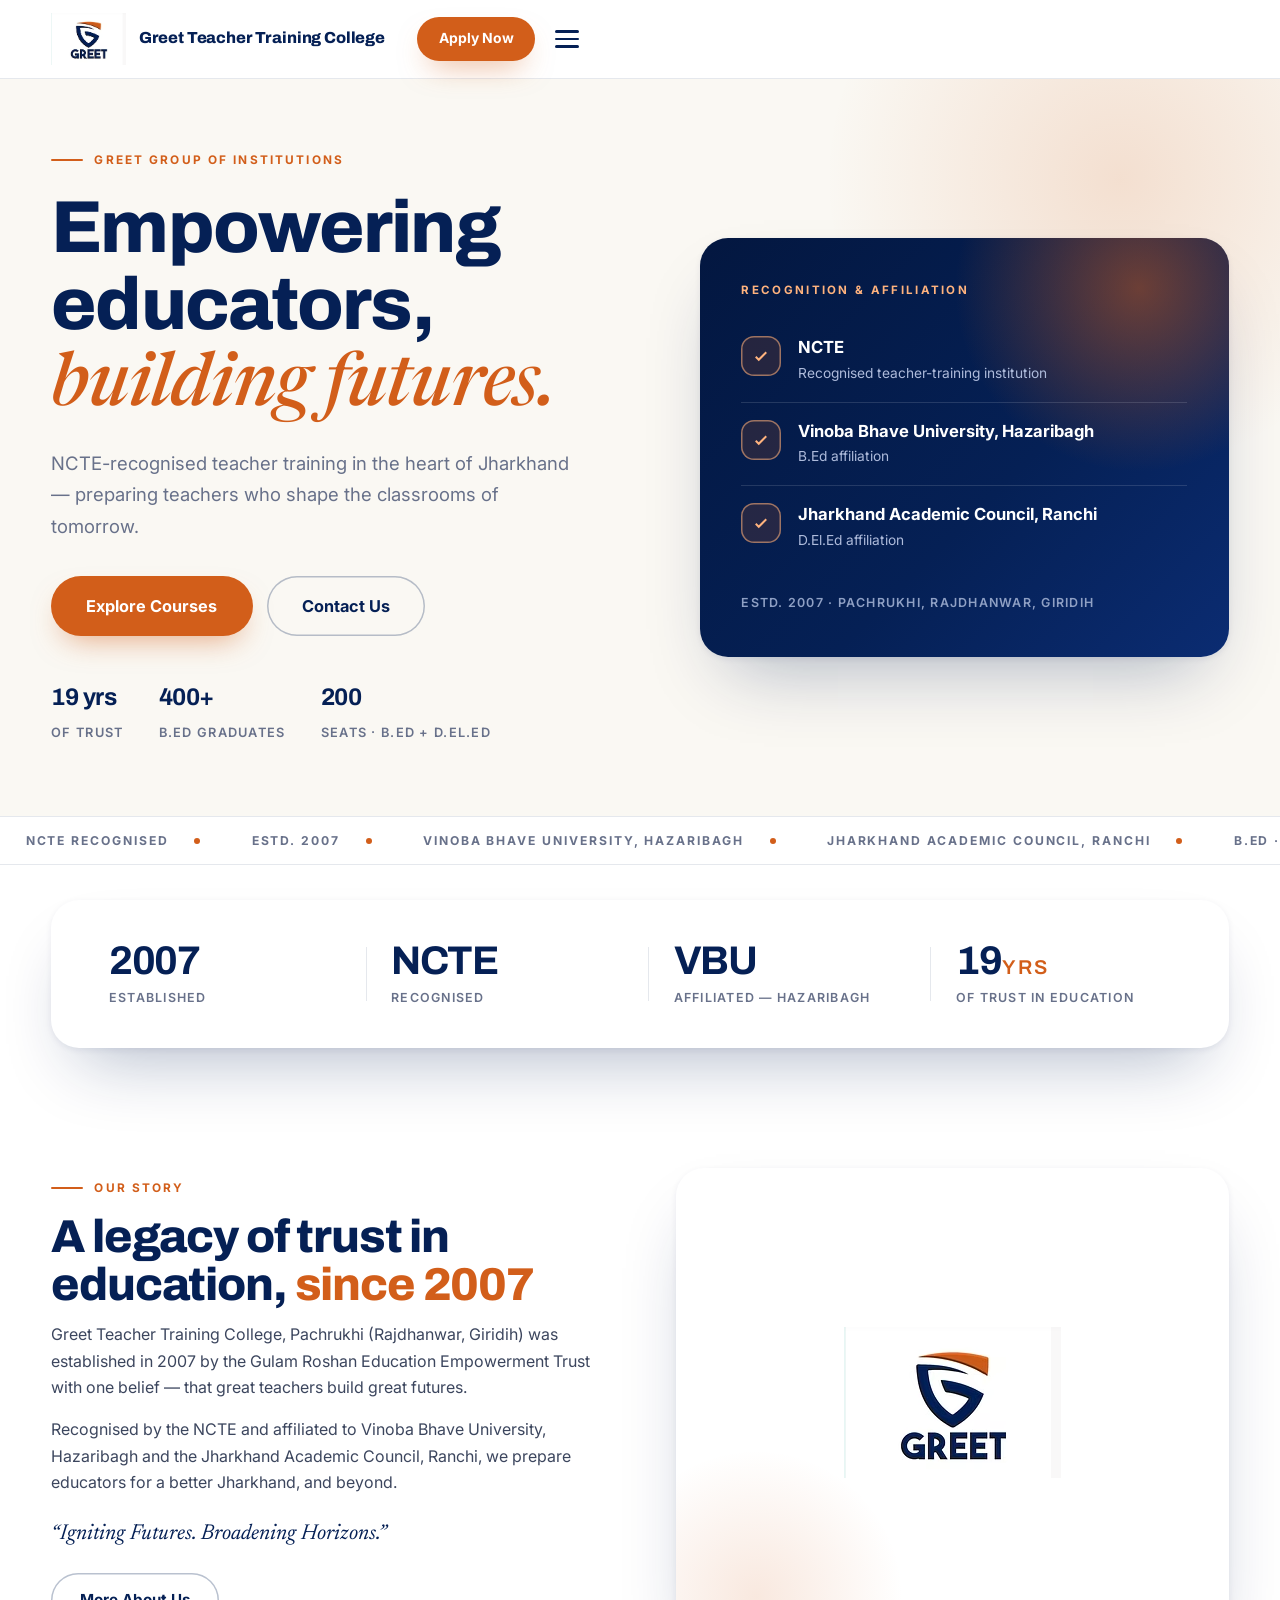
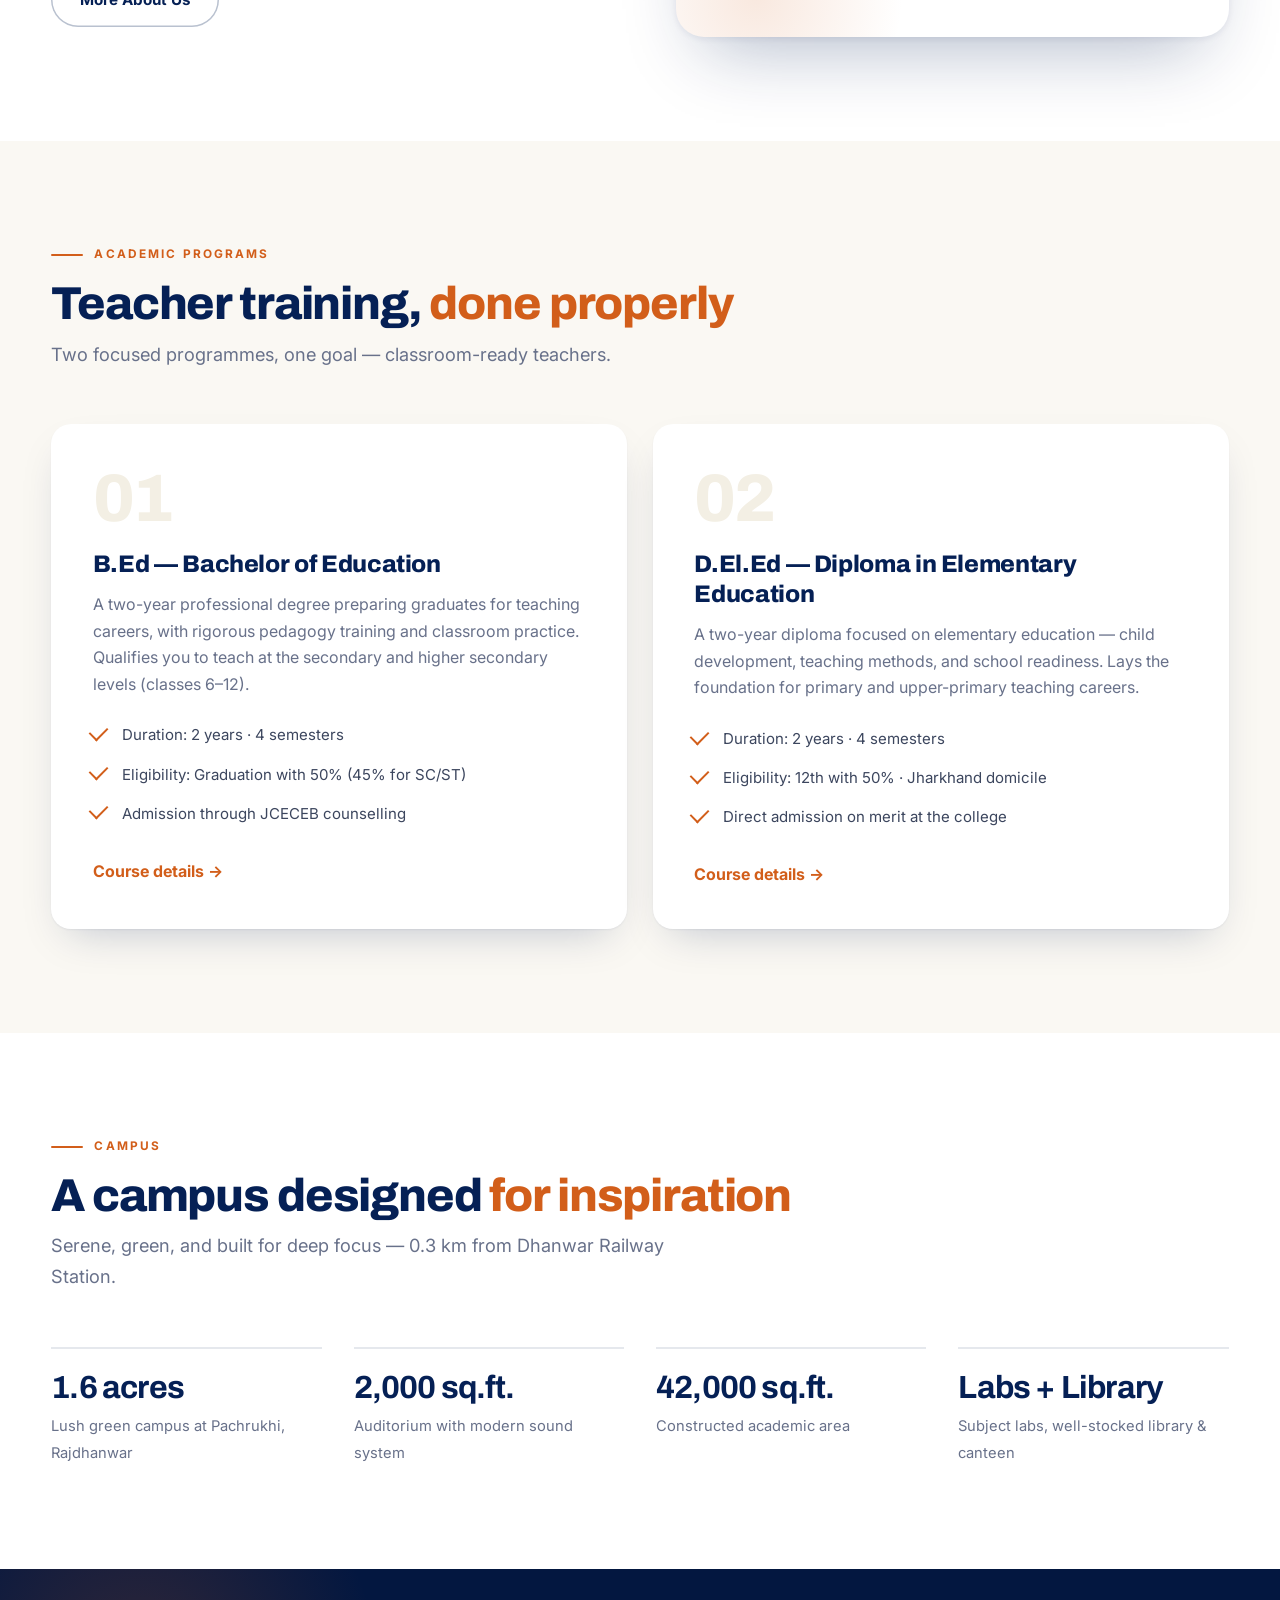
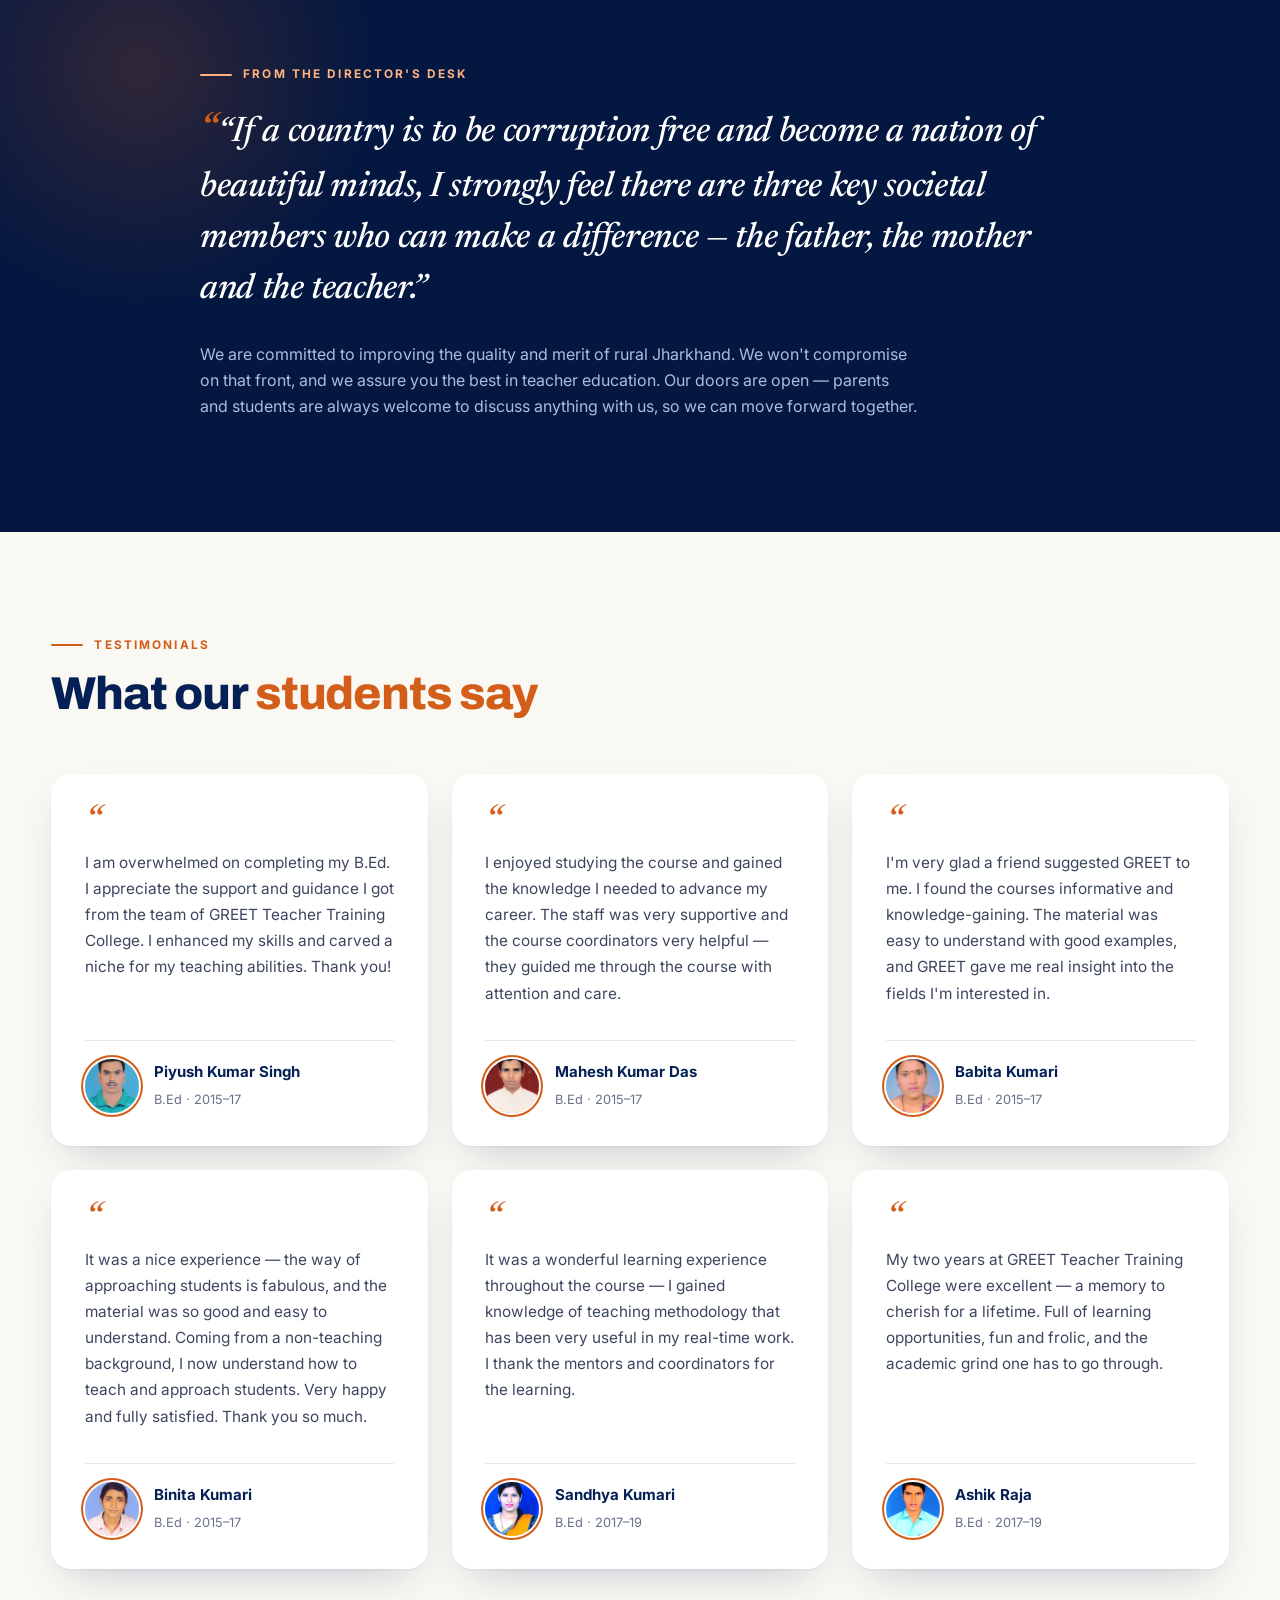
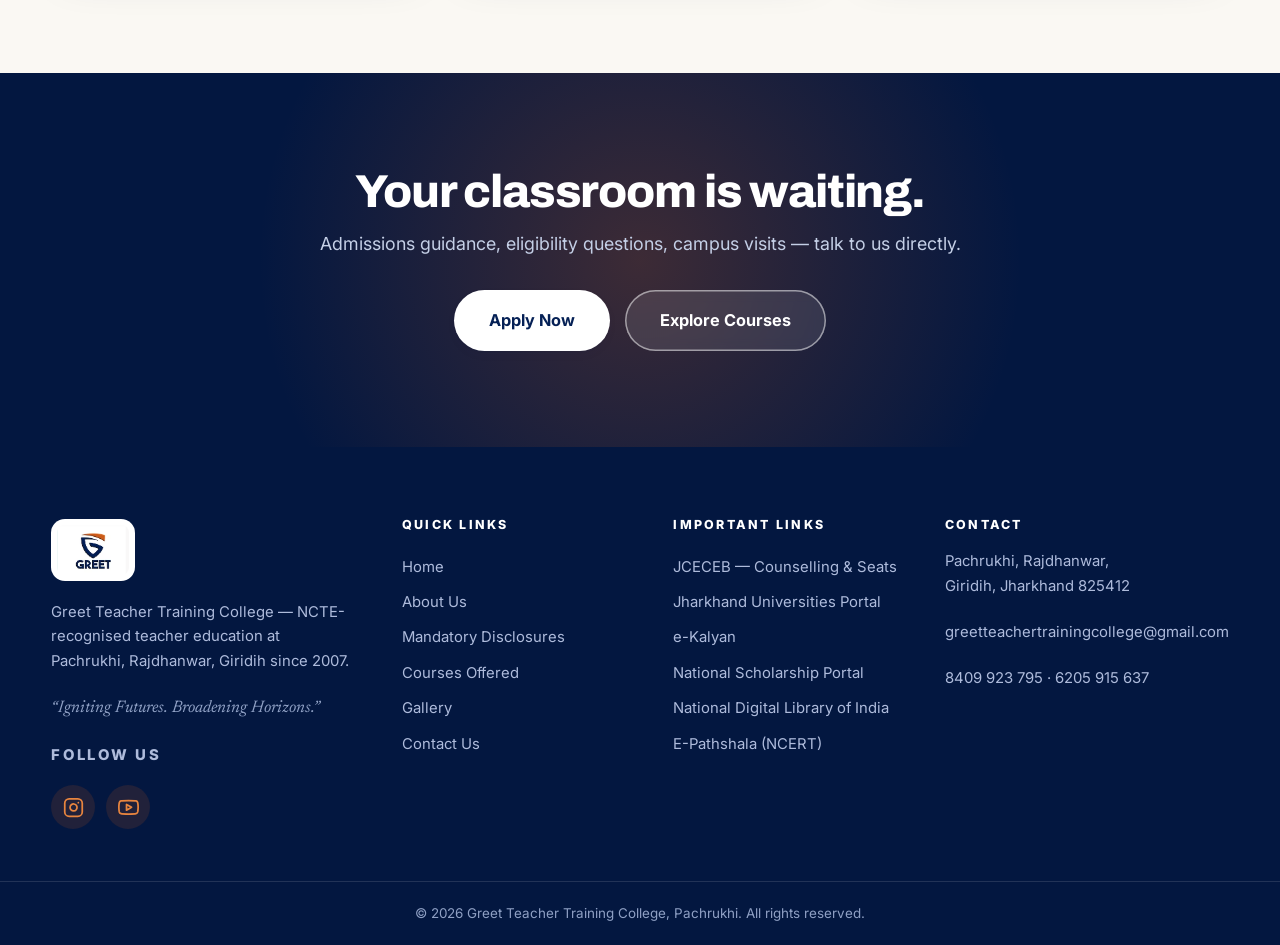
<file: 2019/index.html>
<!DOCTYPE html>
<html lang="en">
<head>
<!-- Google tag (gtag.js) -->
<script async src="https://www.googletagmanager.com/gtag/js?id=G-D8VZ7HKV08"></script>
<script>
  window.dataLayer = window.dataLayer || [];
  function gtag(){dataLayer.push(arguments);}
  gtag('js', new Date());
  gtag('config', 'G-D8VZ7HKV08');
</script>

<meta charset="utf-8">
<title>Redirecting | Greet Teacher Training College</title>
<meta http-equiv="refresh" content="0; url=/#/">
<link rel="canonical" href="https://greetteachertrainingcollege.in/#/">
<script>window.location.replace("/#/");</script>
</head>
<body style="font-family:sans-serif;text-align:center;padding:3rem;color:#052055">
<p>Redirecting to the new page&hellip; <a href="/#/">click here if you are not redirected</a>.</p>
</body>
</html>
</file>
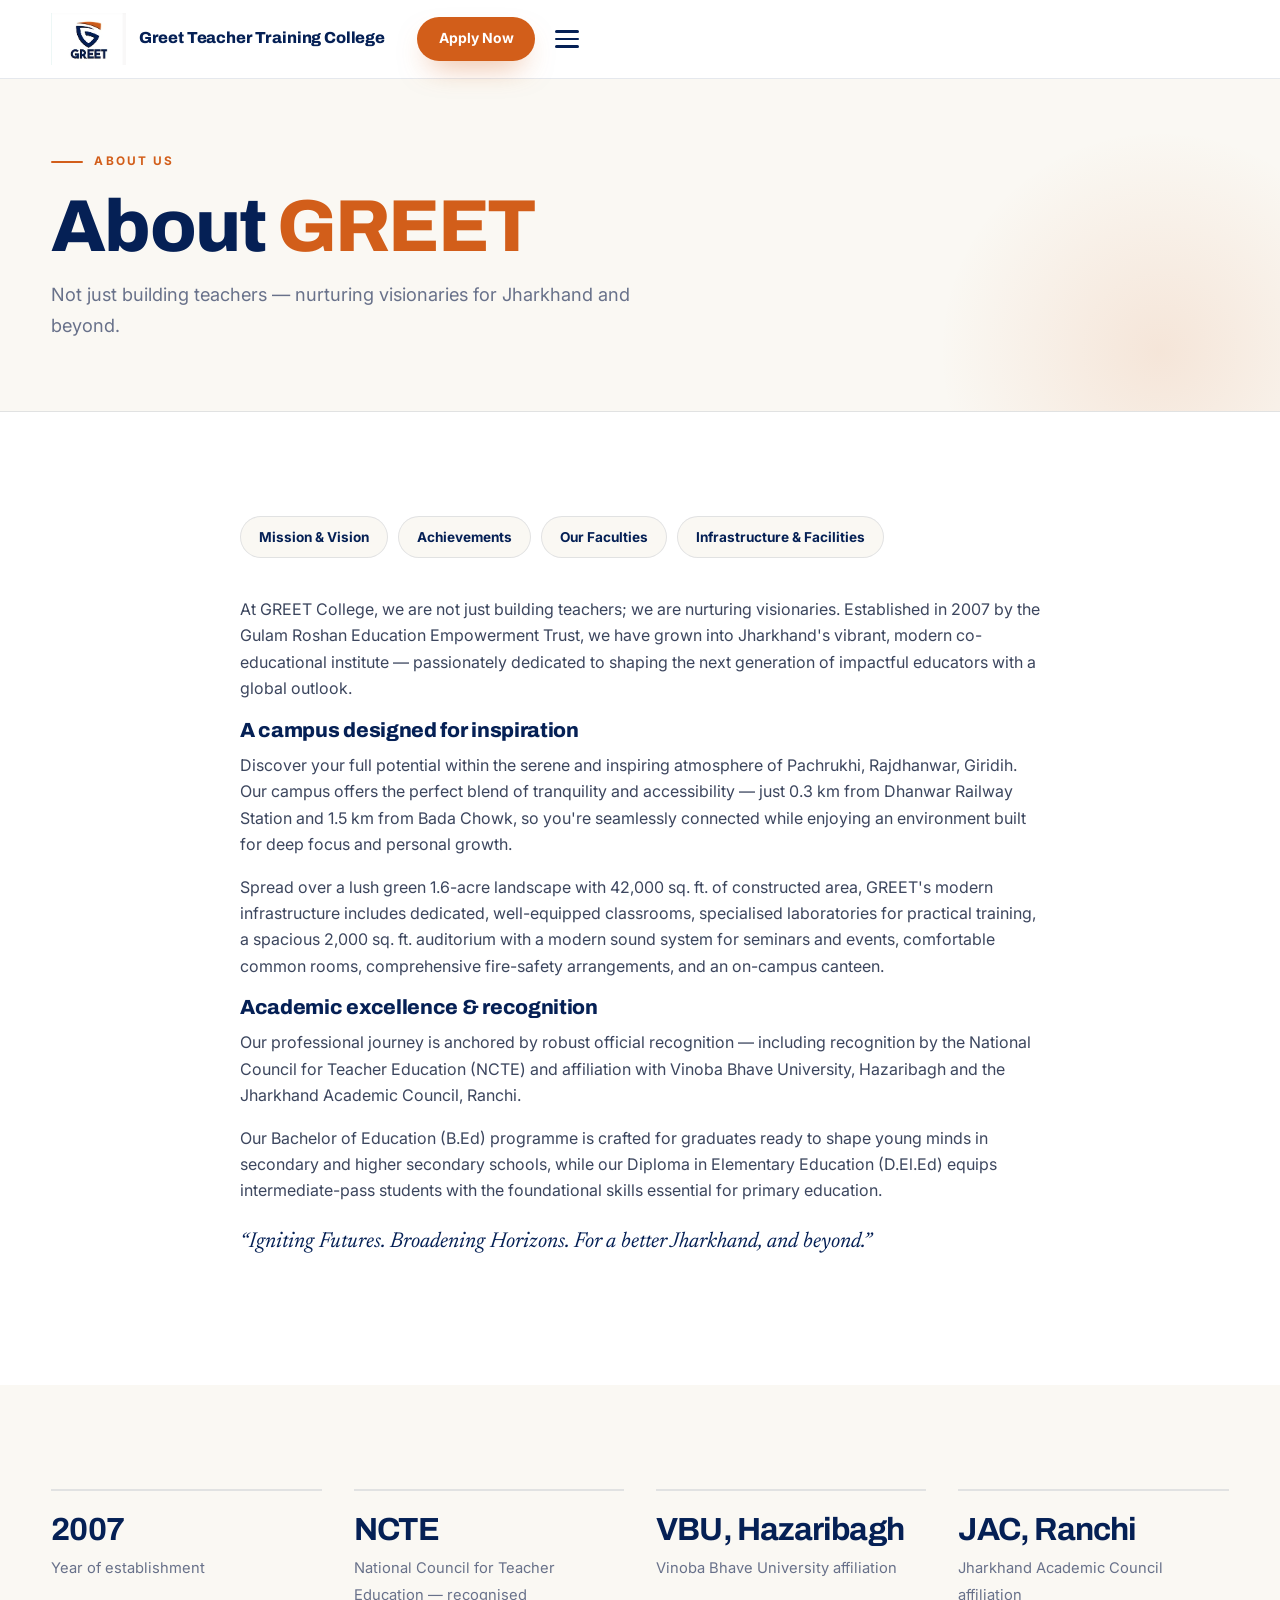
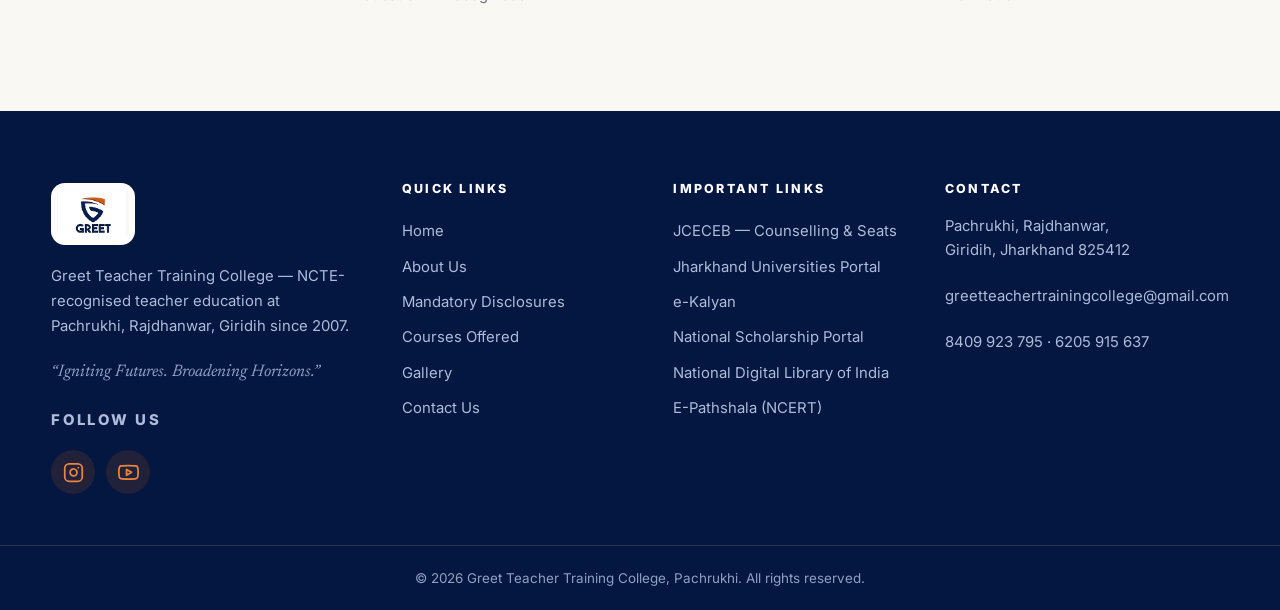
<file: about-greet/index.html>
<!DOCTYPE html>
<html lang="en">
<head>
<!-- Google tag (gtag.js) -->
<script async src="https://www.googletagmanager.com/gtag/js?id=G-D8VZ7HKV08"></script>
<script>
  window.dataLayer = window.dataLayer || [];
  function gtag(){dataLayer.push(arguments);}
  gtag('js', new Date());
  gtag('config', 'G-D8VZ7HKV08');
</script>

<meta charset="utf-8">
<title>Redirecting | Greet Teacher Training College</title>
<meta http-equiv="refresh" content="0; url=/#/about">
<link rel="canonical" href="https://greetteachertrainingcollege.in/#/about">
<script>window.location.replace("/#/about");</script>
</head>
<body style="font-family:sans-serif;text-align:center;padding:3rem;color:#052055">
<p>Redirecting to the new page&hellip; <a href="/#/about">click here if you are not redirected</a>.</p>
</body>
</html>
</file>
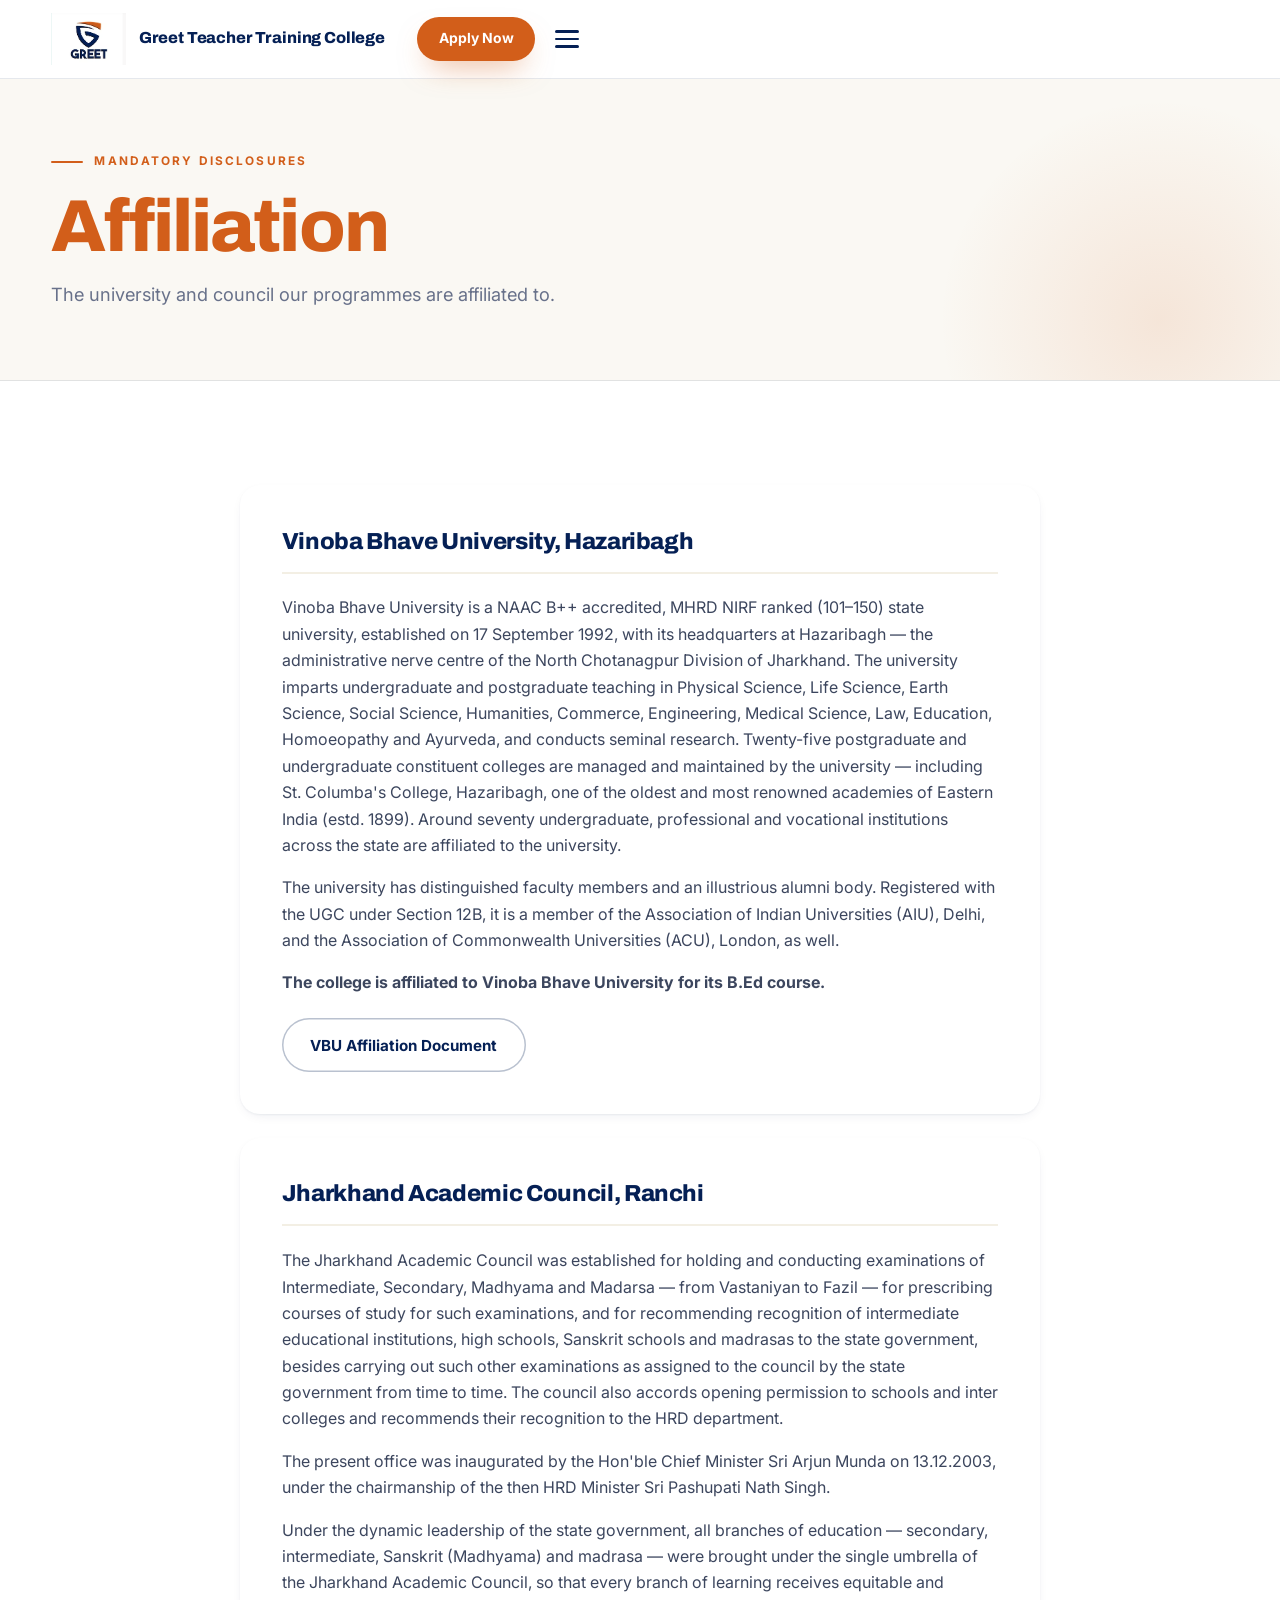
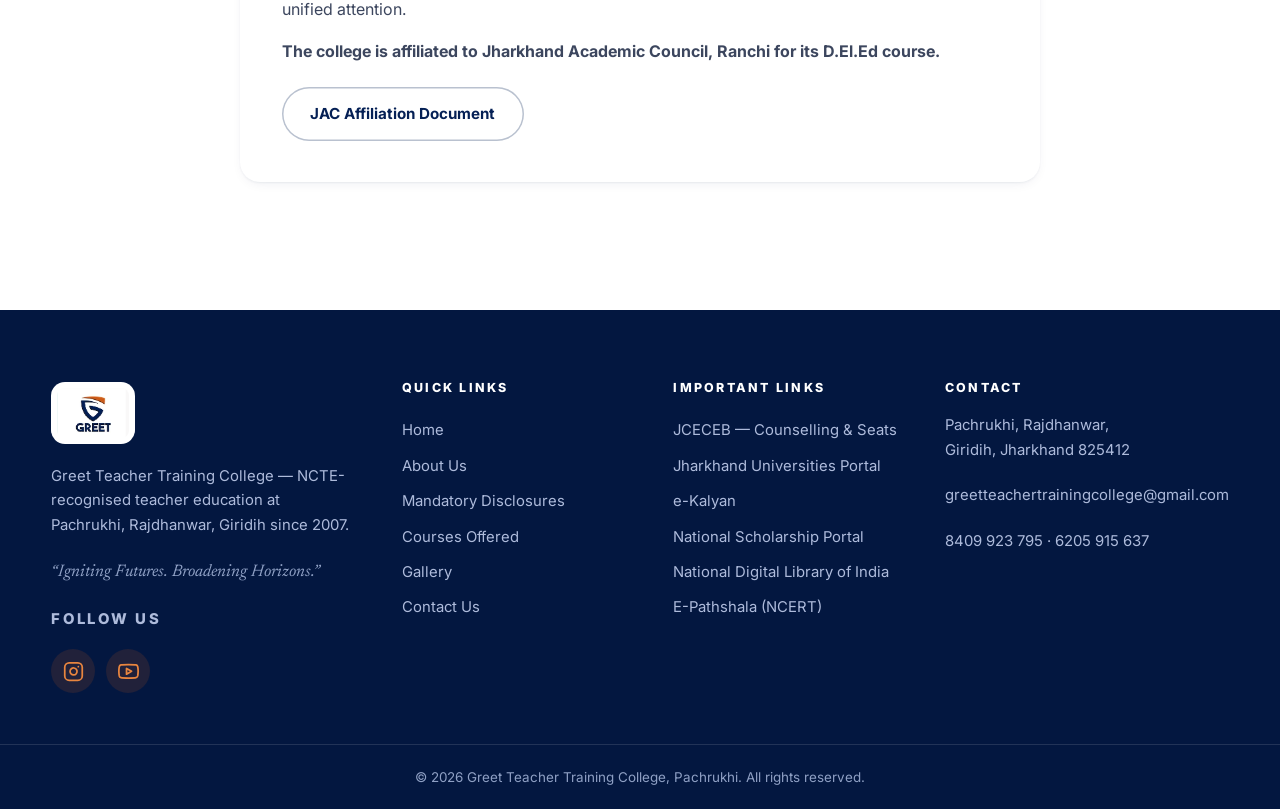
<file: affilation/index.html>
<!DOCTYPE html>
<html lang="en">
<head>
<!-- Google tag (gtag.js) -->
<script async src="https://www.googletagmanager.com/gtag/js?id=G-D8VZ7HKV08"></script>
<script>
  window.dataLayer = window.dataLayer || [];
  function gtag(){dataLayer.push(arguments);}
  gtag('js', new Date());
  gtag('config', 'G-D8VZ7HKV08');
</script>

<meta charset="utf-8">
<title>Redirecting | Greet Teacher Training College</title>
<meta http-equiv="refresh" content="0; url=/#/disclosure-affiliation">
<link rel="canonical" href="https://greetteachertrainingcollege.in/#/disclosure-affiliation">
<script>window.location.replace("/#/disclosure-affiliation");</script>
</head>
<body style="font-family:sans-serif;text-align:center;padding:3rem;color:#052055">
<p>Redirecting to the new page&hellip; <a href="/#/disclosure-affiliation">click here if you are not redirected</a>.</p>
</body>
</html>
</file>
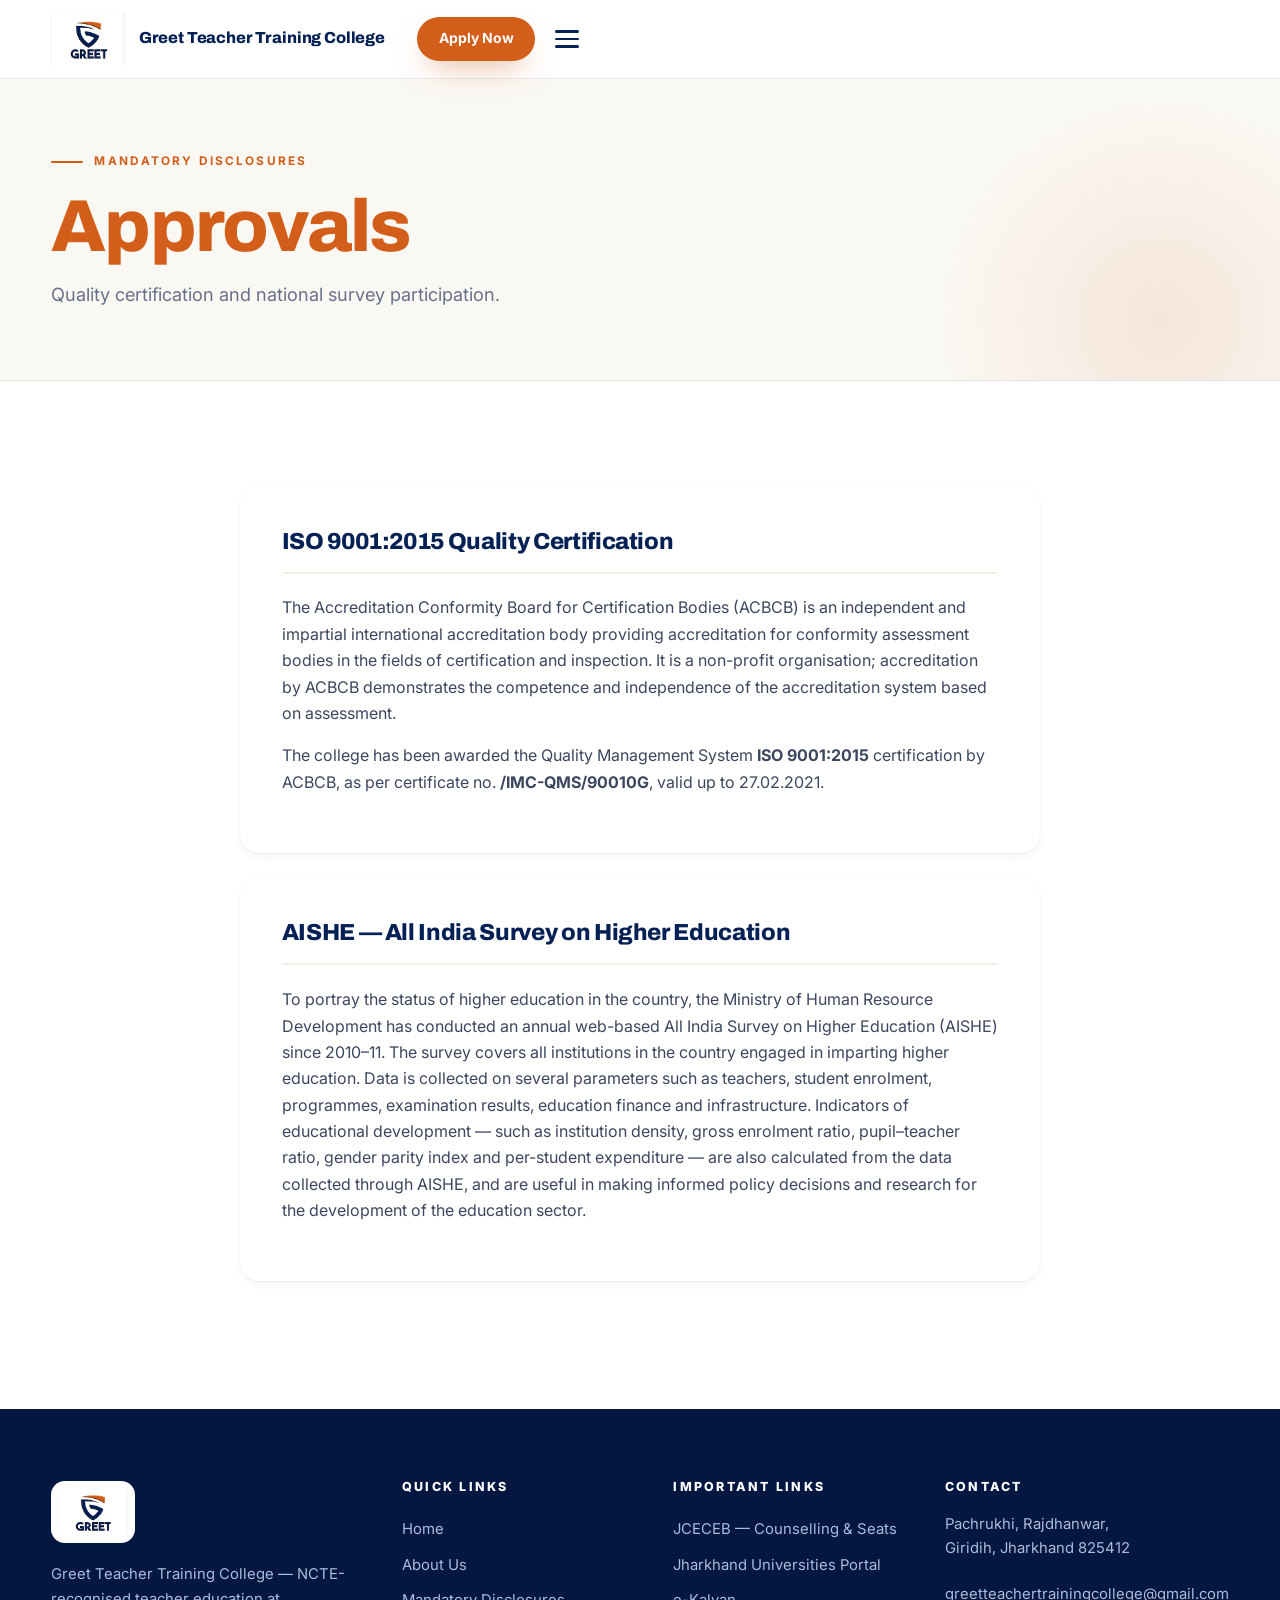
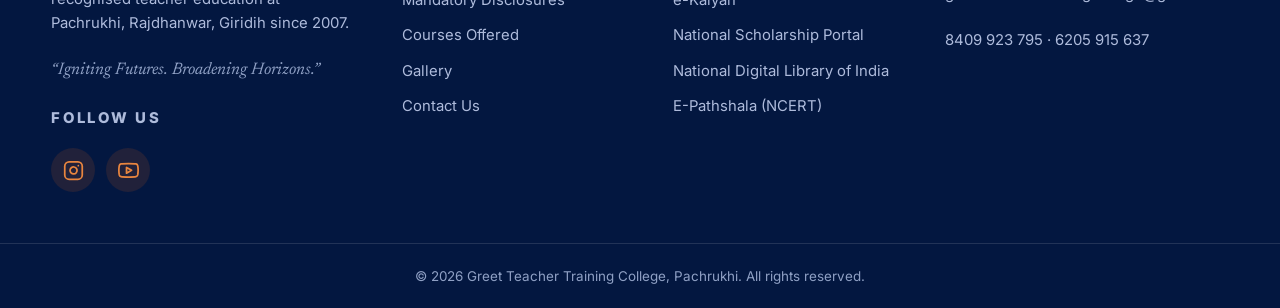
<file: approvals/index.html>
<!DOCTYPE html>
<html lang="en">
<head>
<!-- Google tag (gtag.js) -->
<script async src="https://www.googletagmanager.com/gtag/js?id=G-D8VZ7HKV08"></script>
<script>
  window.dataLayer = window.dataLayer || [];
  function gtag(){dataLayer.push(arguments);}
  gtag('js', new Date());
  gtag('config', 'G-D8VZ7HKV08');
</script>

<meta charset="utf-8">
<title>Redirecting | Greet Teacher Training College</title>
<meta http-equiv="refresh" content="0; url=/#/disclosure-approvals">
<link rel="canonical" href="https://greetteachertrainingcollege.in/#/disclosure-approvals">
<script>window.location.replace("/#/disclosure-approvals");</script>
</head>
<body style="font-family:sans-serif;text-align:center;padding:3rem;color:#052055">
<p>Redirecting to the new page&hellip; <a href="/#/disclosure-approvals">click here if you are not redirected</a>.</p>
</body>
</html>
</file>
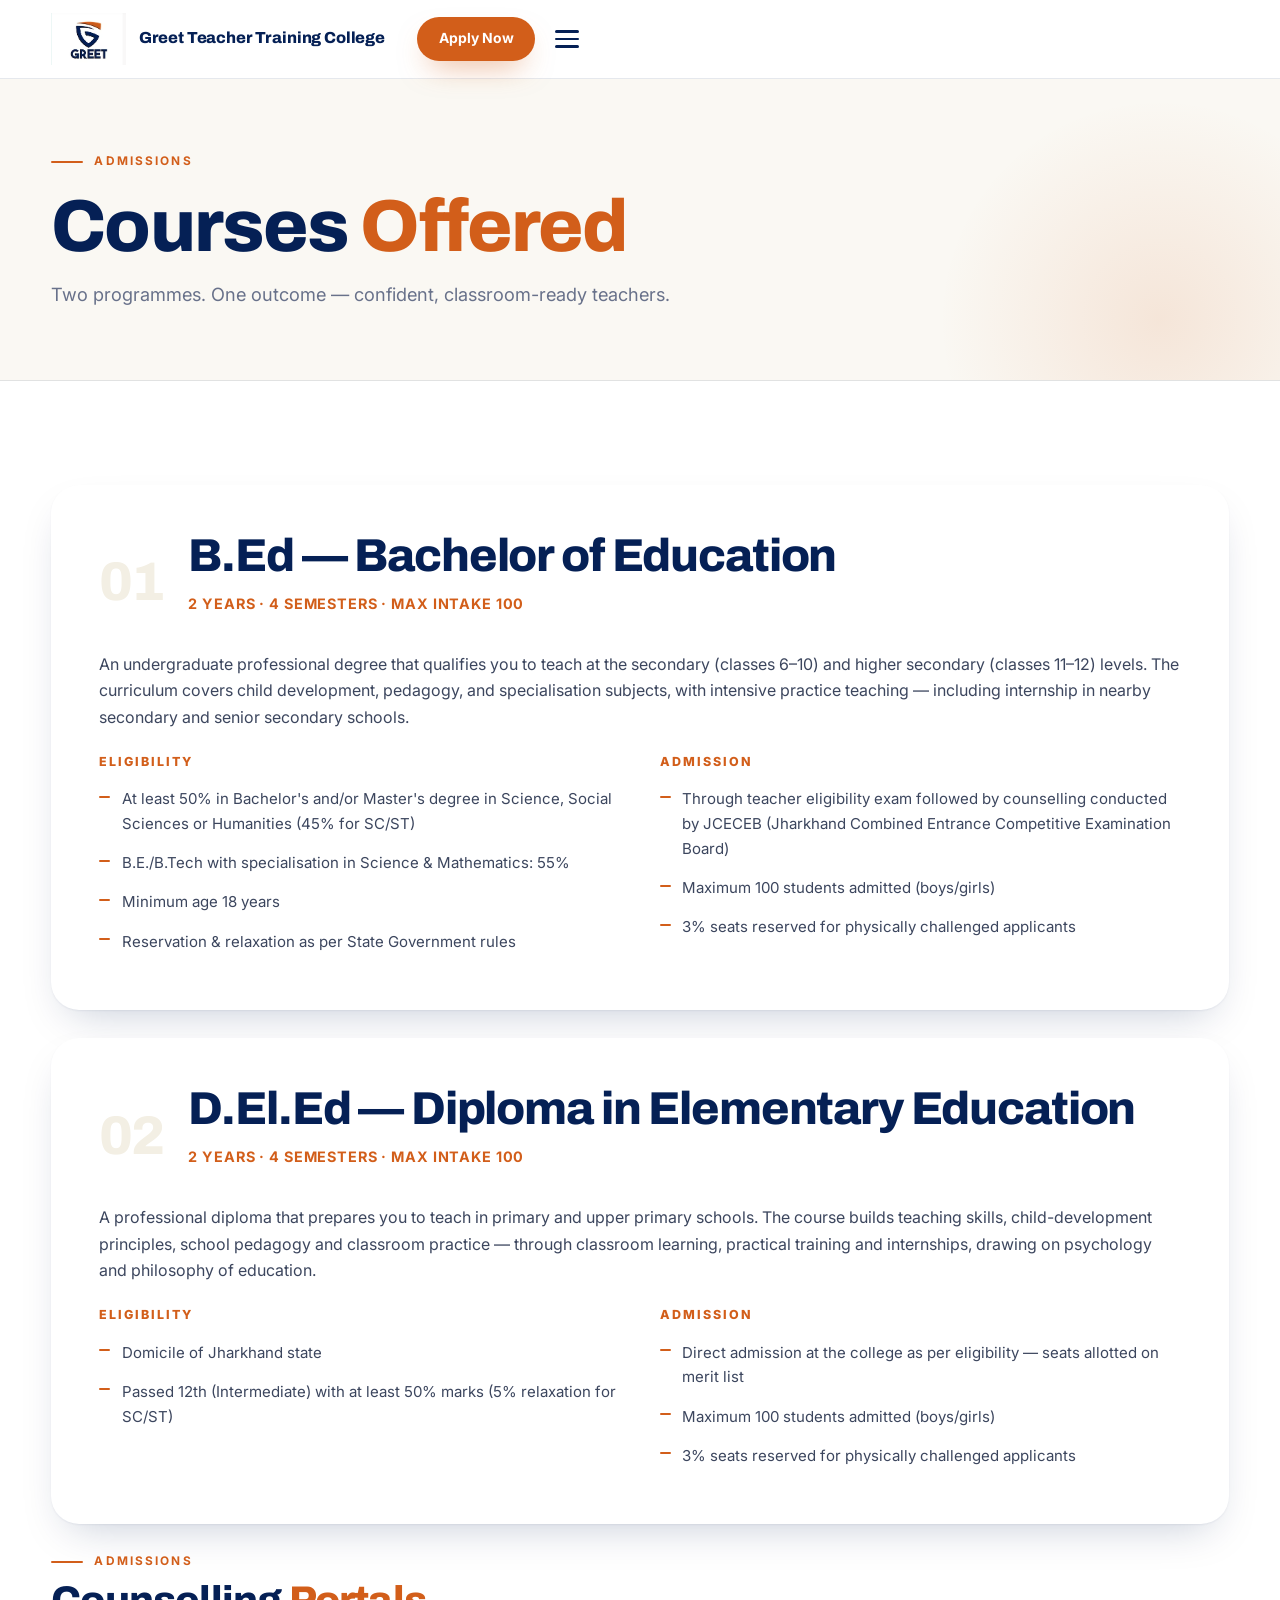
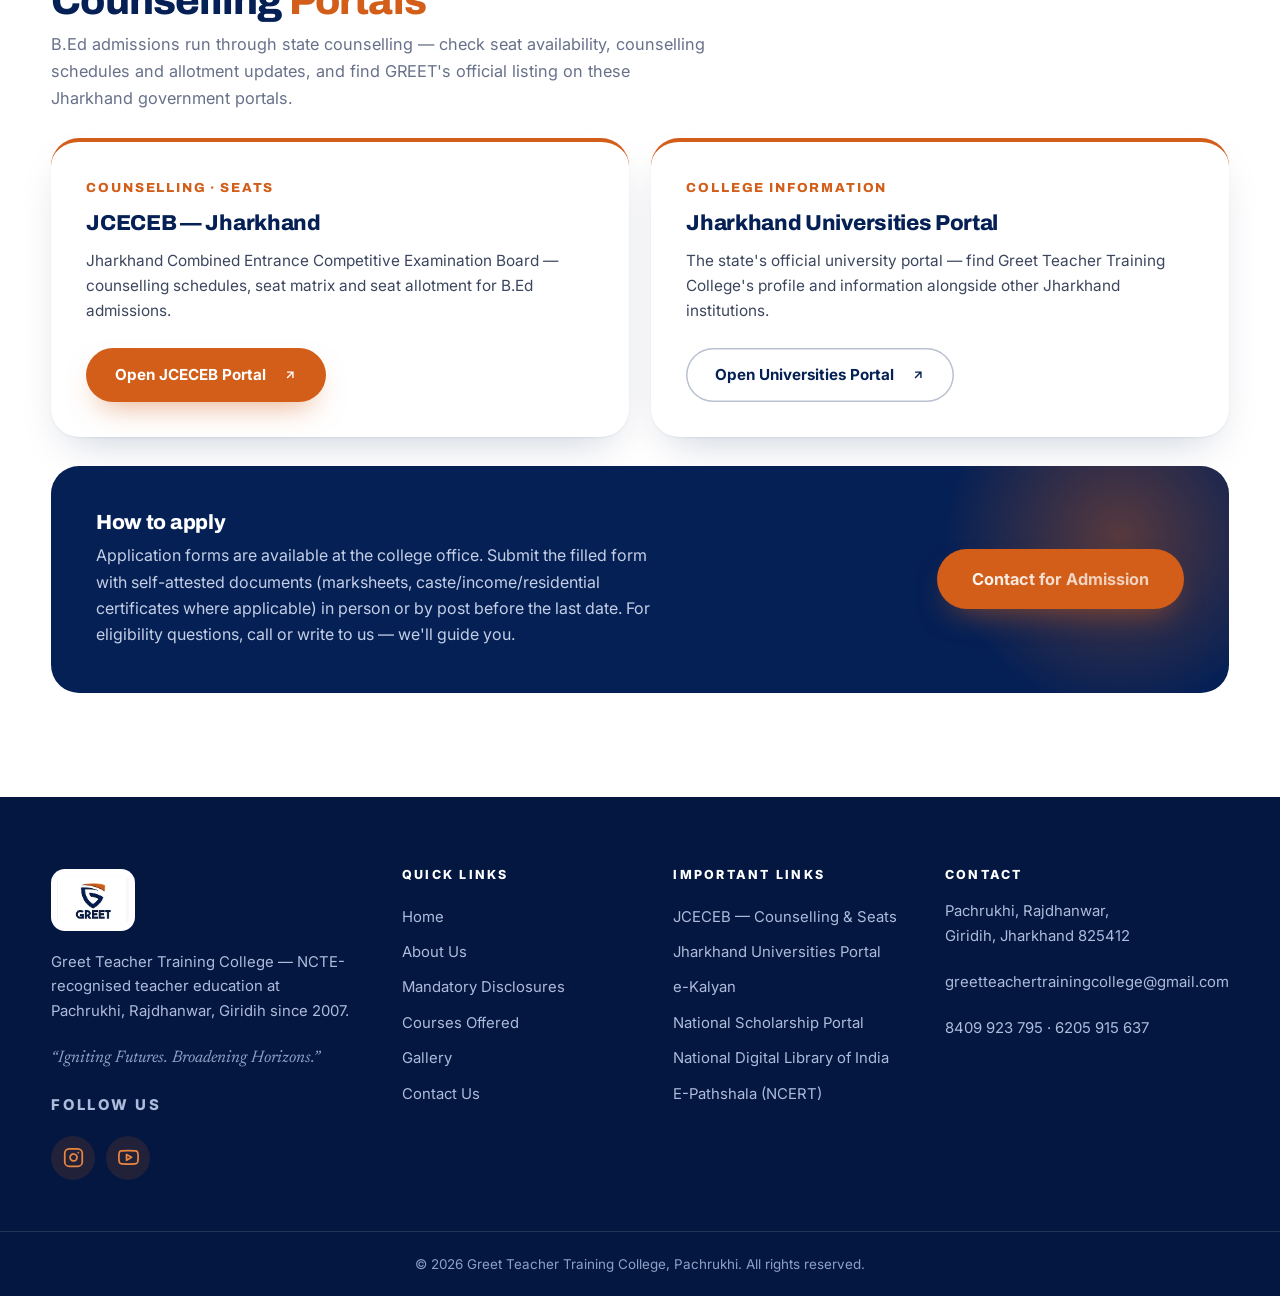
<file: b-ed/index.html>
<!DOCTYPE html>
<html lang="en">
<head>
<!-- Google tag (gtag.js) -->
<script async src="https://www.googletagmanager.com/gtag/js?id=G-D8VZ7HKV08"></script>
<script>
  window.dataLayer = window.dataLayer || [];
  function gtag(){dataLayer.push(arguments);}
  gtag('js', new Date());
  gtag('config', 'G-D8VZ7HKV08');
</script>

<meta charset="utf-8">
<title>Redirecting | Greet Teacher Training College</title>
<meta http-equiv="refresh" content="0; url=/#/courses">
<link rel="canonical" href="https://greetteachertrainingcollege.in/#/courses">
<script>window.location.replace("/#/courses");</script>
</head>
<body style="font-family:sans-serif;text-align:center;padding:3rem;color:#052055">
<p>Redirecting to the new page&hellip; <a href="/#/courses">click here if you are not redirected</a>.</p>
</body>
</html>
</file>
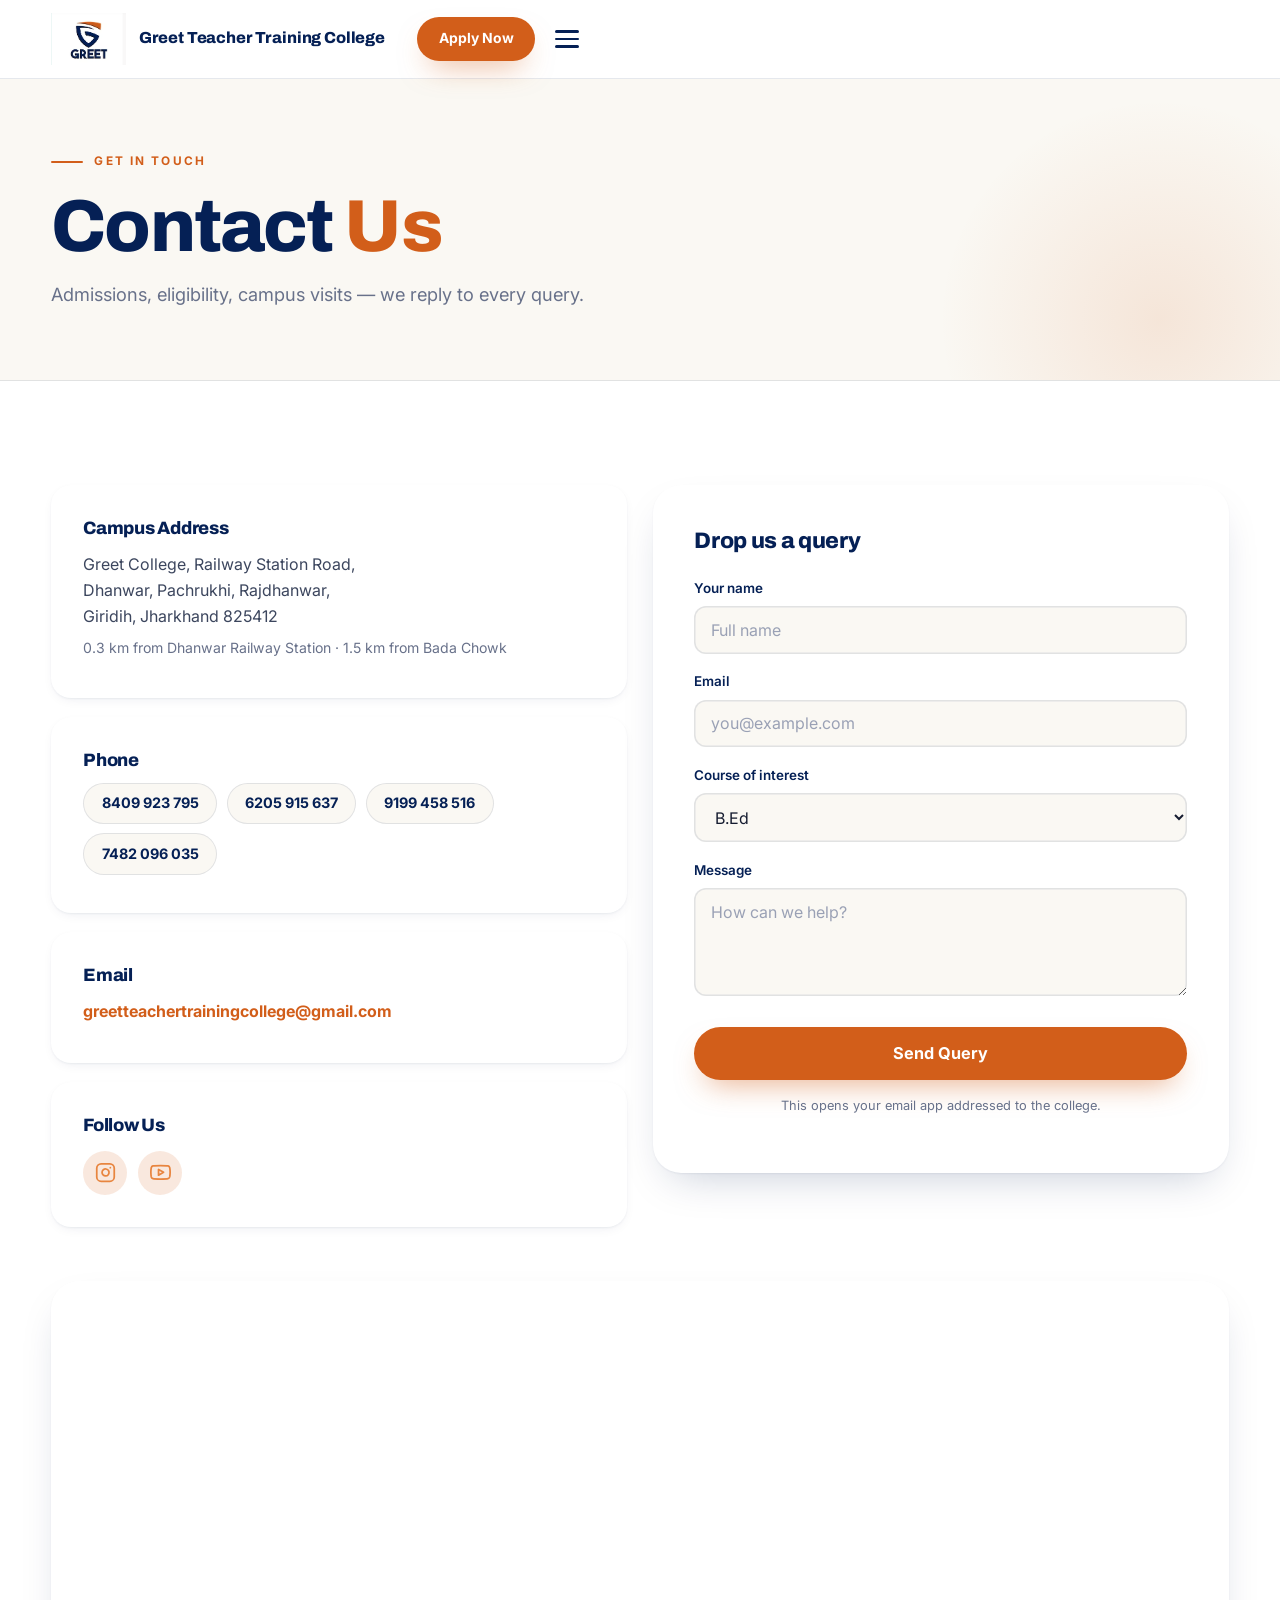
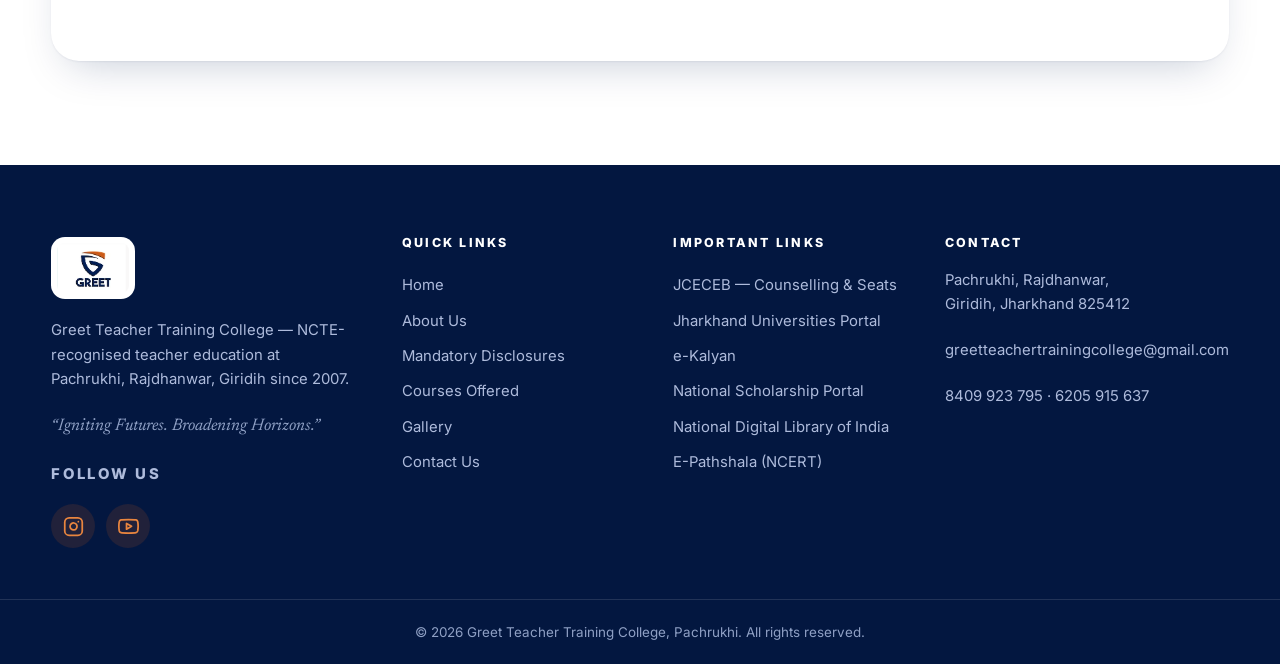
<file: contact/index.html>
<!DOCTYPE html>
<html lang="en">
<head>
<!-- Google tag (gtag.js) -->
<script async src="https://www.googletagmanager.com/gtag/js?id=G-D8VZ7HKV08"></script>
<script>
  window.dataLayer = window.dataLayer || [];
  function gtag(){dataLayer.push(arguments);}
  gtag('js', new Date());
  gtag('config', 'G-D8VZ7HKV08');
</script>

<meta charset="utf-8">
<title>Redirecting | Greet Teacher Training College</title>
<meta http-equiv="refresh" content="0; url=/#/contact">
<link rel="canonical" href="https://greetteachertrainingcollege.in/#/contact">
<script>window.location.replace("/#/contact");</script>
</head>
<body style="font-family:sans-serif;text-align:center;padding:3rem;color:#052055">
<p>Redirecting to the new page&hellip; <a href="/#/contact">click here if you are not redirected</a>.</p>
</body>
</html>
</file>
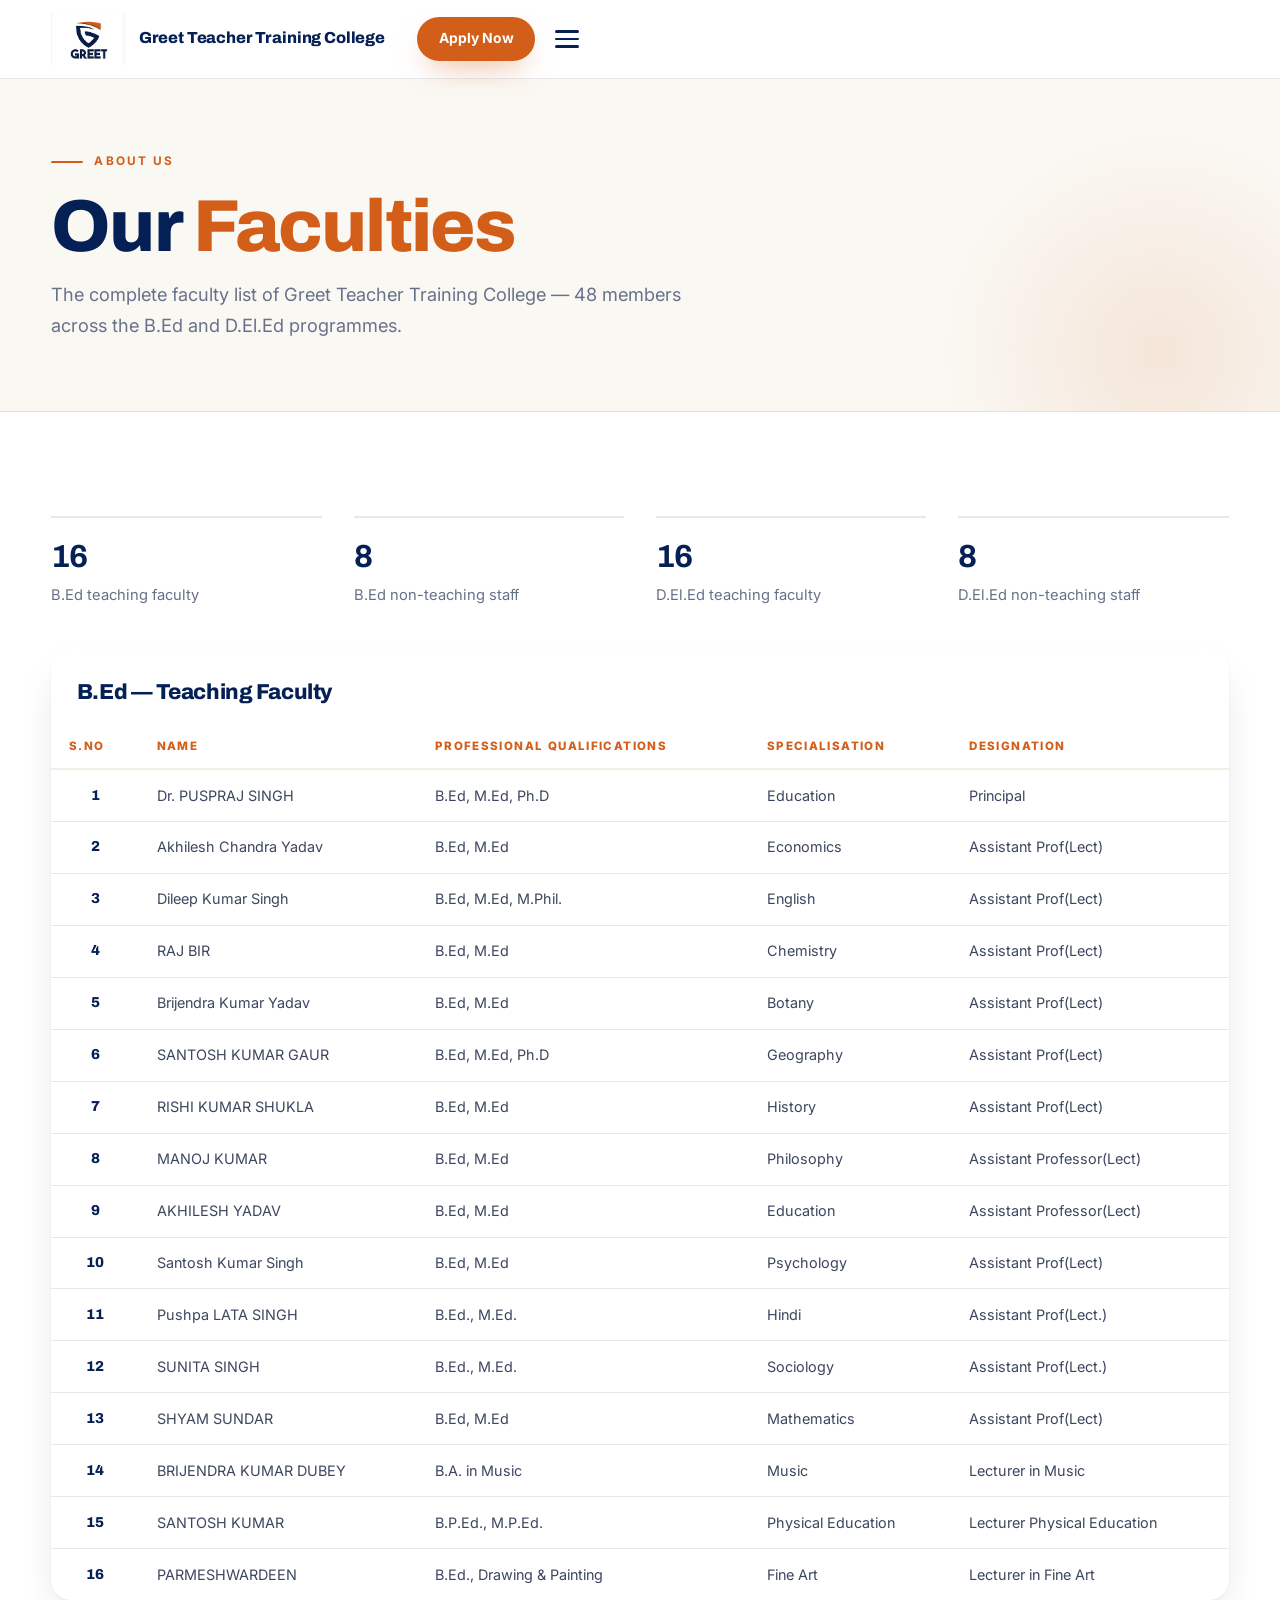
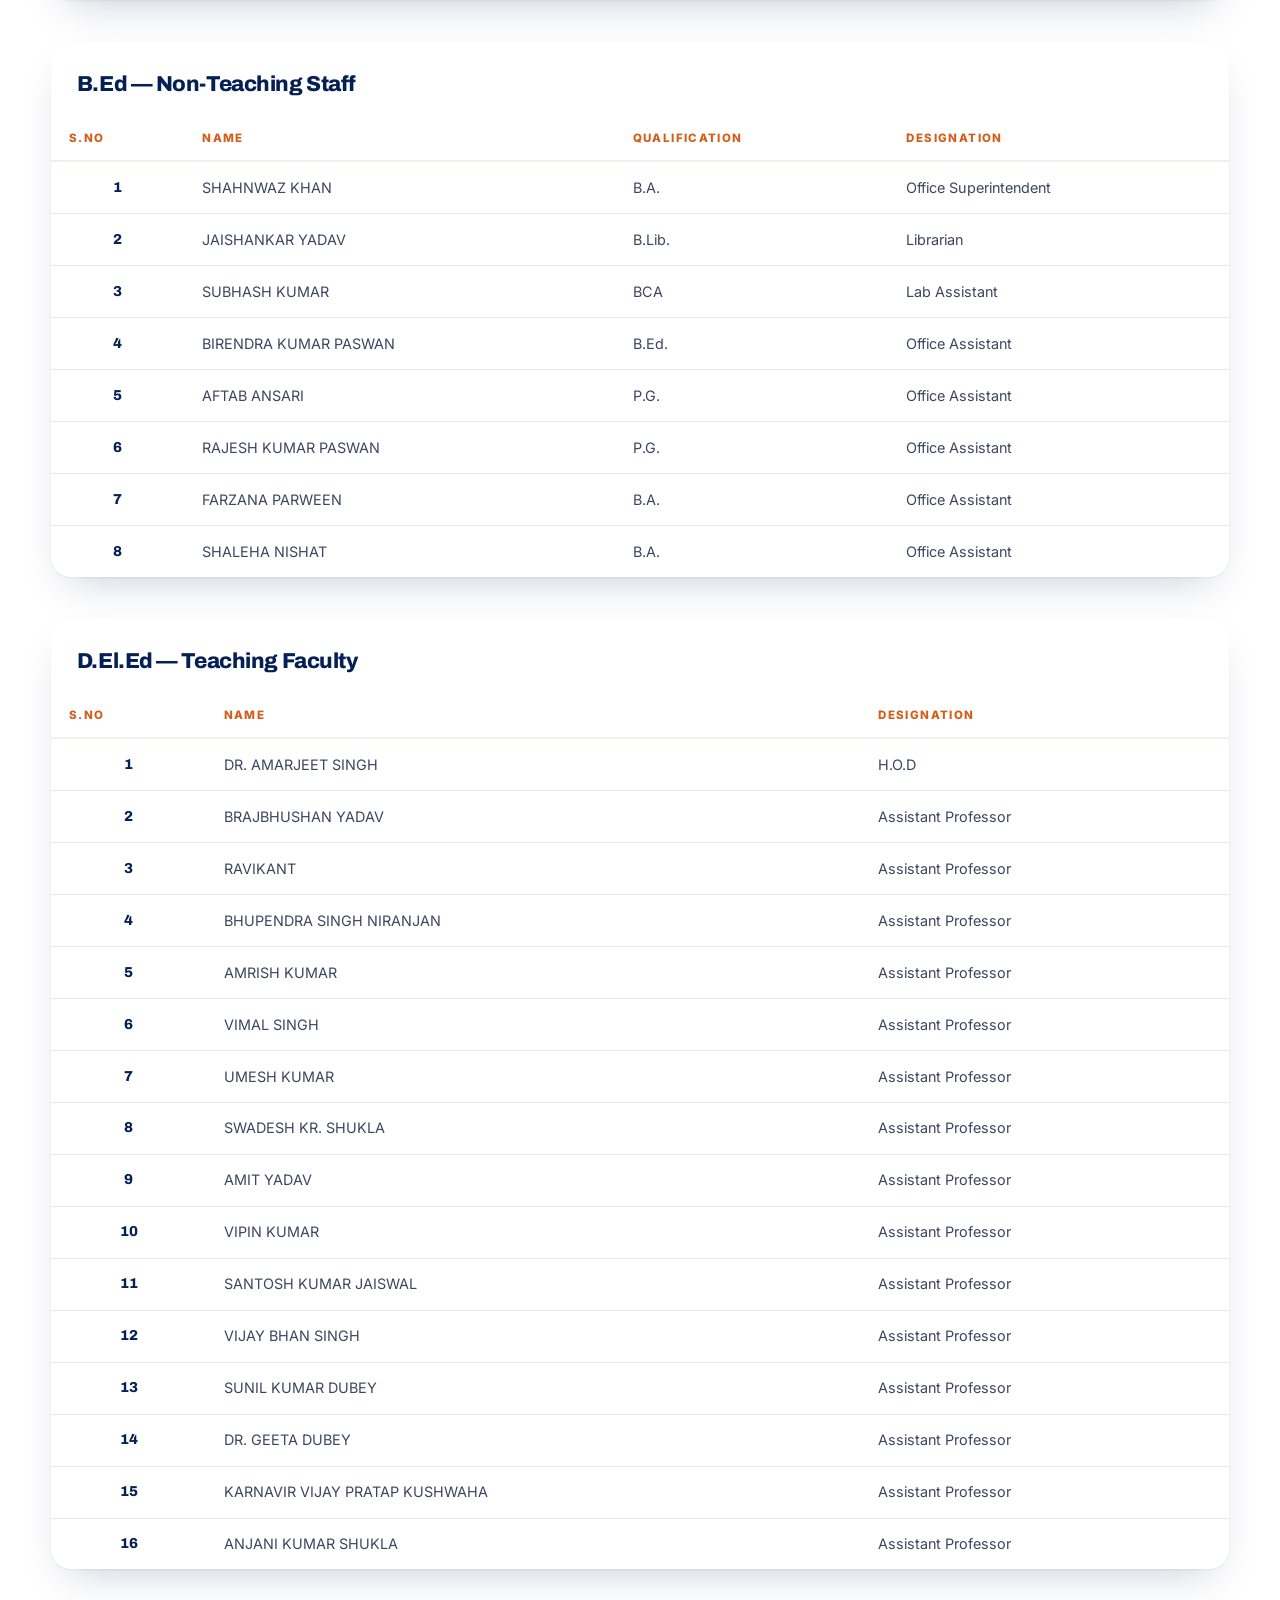
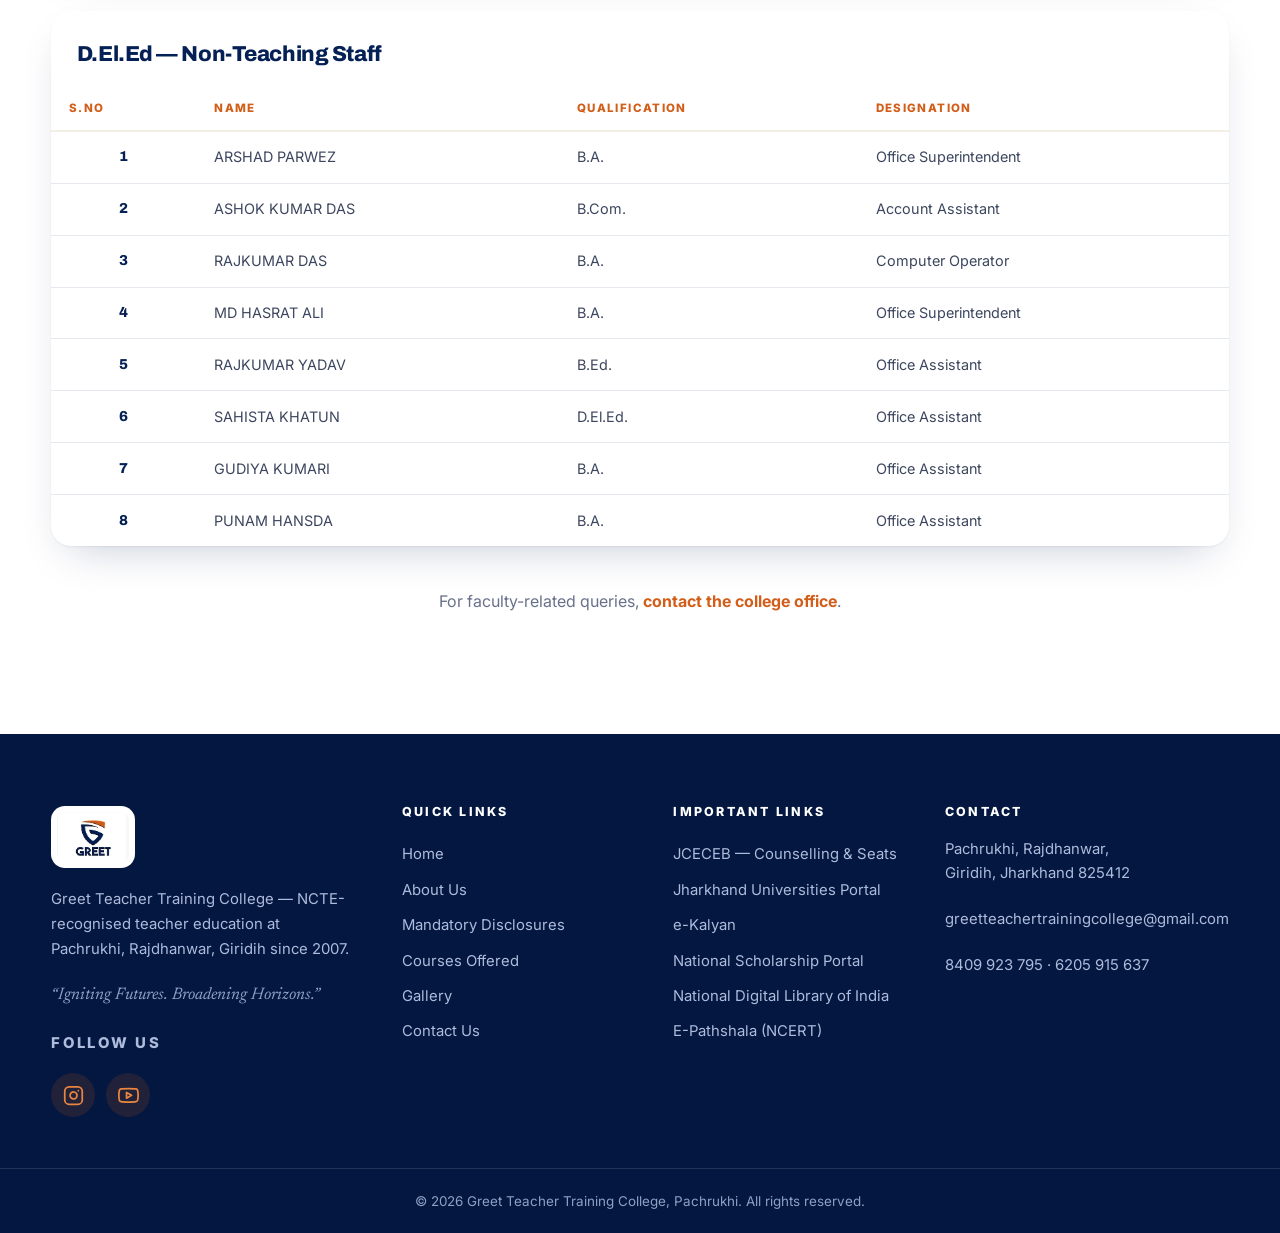
<file: faculties/index.html>
<!DOCTYPE html>
<html lang="en">
<head>
<!-- Google tag (gtag.js) -->
<script async src="https://www.googletagmanager.com/gtag/js?id=G-D8VZ7HKV08"></script>
<script>
  window.dataLayer = window.dataLayer || [];
  function gtag(){dataLayer.push(arguments);}
  gtag('js', new Date());
  gtag('config', 'G-D8VZ7HKV08');
</script>

<meta charset="utf-8">
<title>Redirecting | Greet Teacher Training College</title>
<meta http-equiv="refresh" content="0; url=/#/about-faculties">
<link rel="canonical" href="https://greetteachertrainingcollege.in/#/about-faculties">
<script>window.location.replace("/#/about-faculties");</script>
</head>
<body style="font-family:sans-serif;text-align:center;padding:3rem;color:#052055">
<p>Redirecting to the new page&hellip; <a href="/#/about-faculties">click here if you are not redirected</a>.</p>
</body>
</html>
</file>
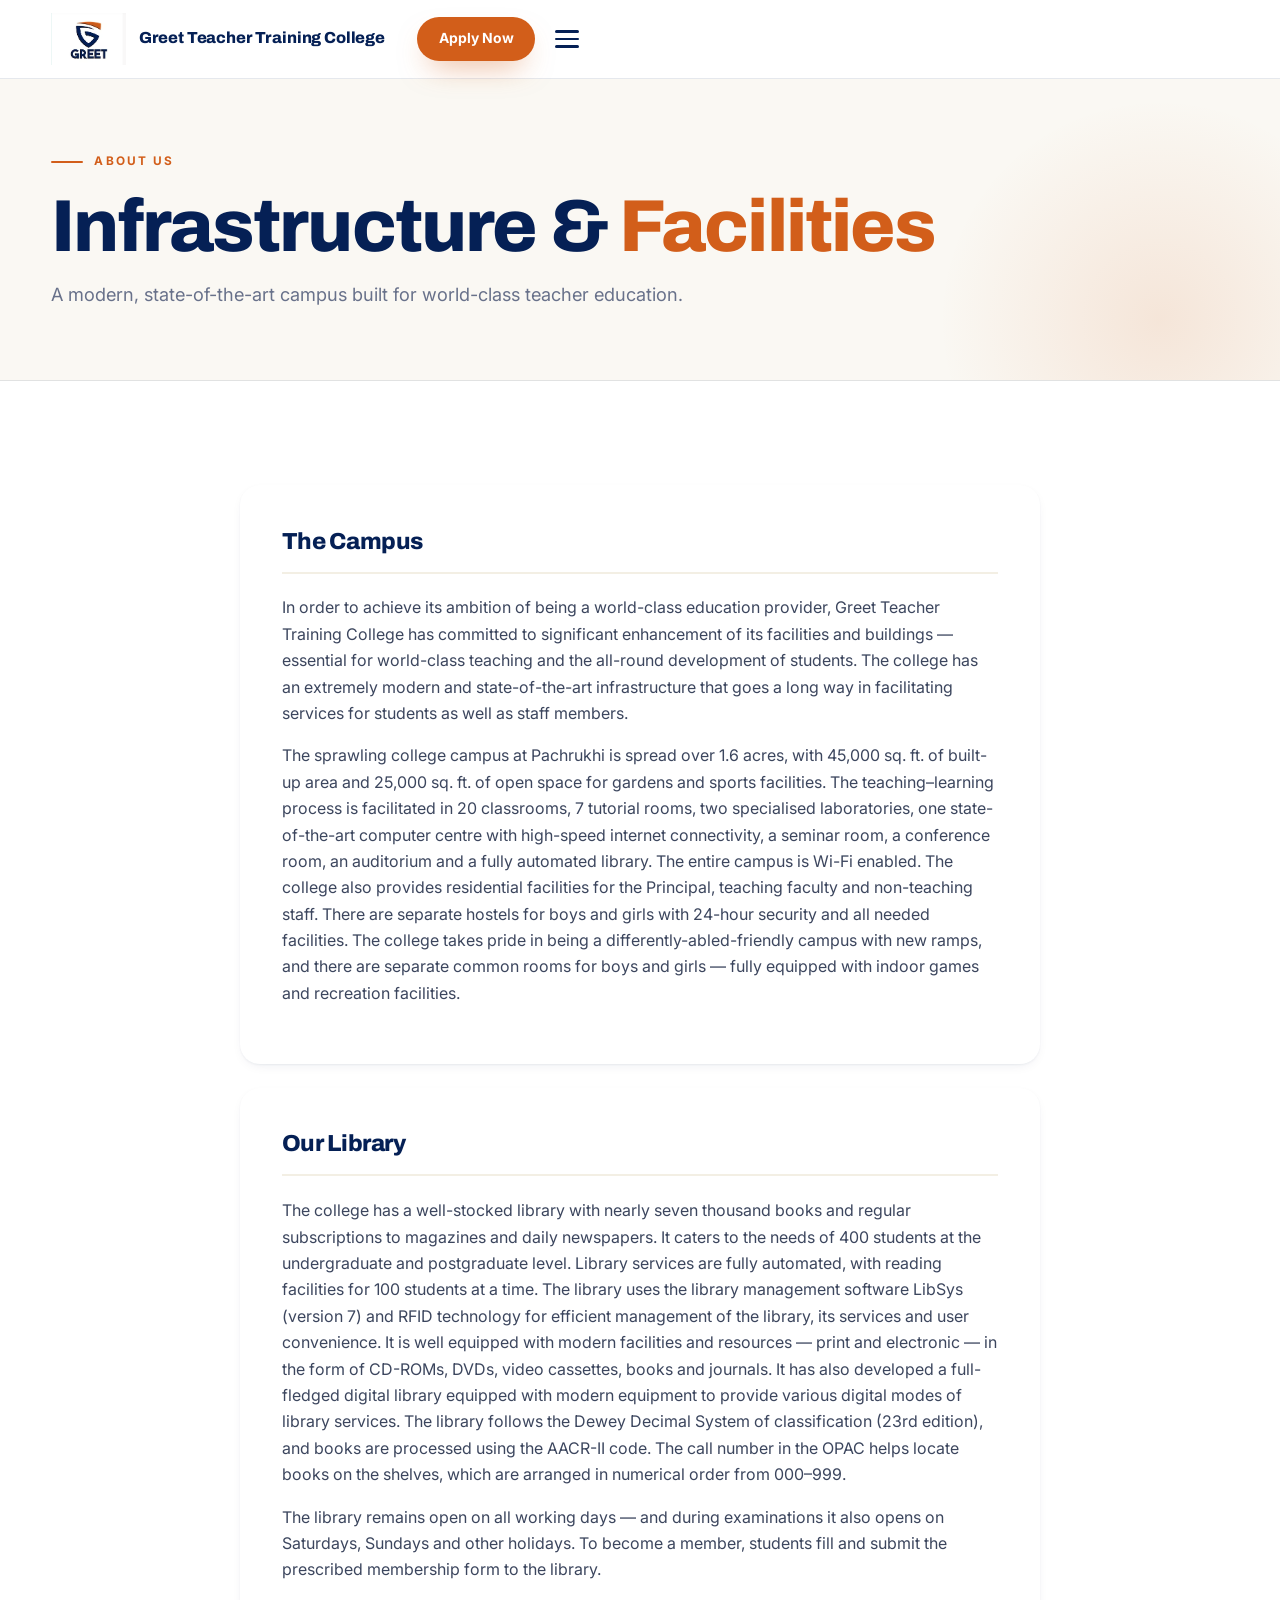
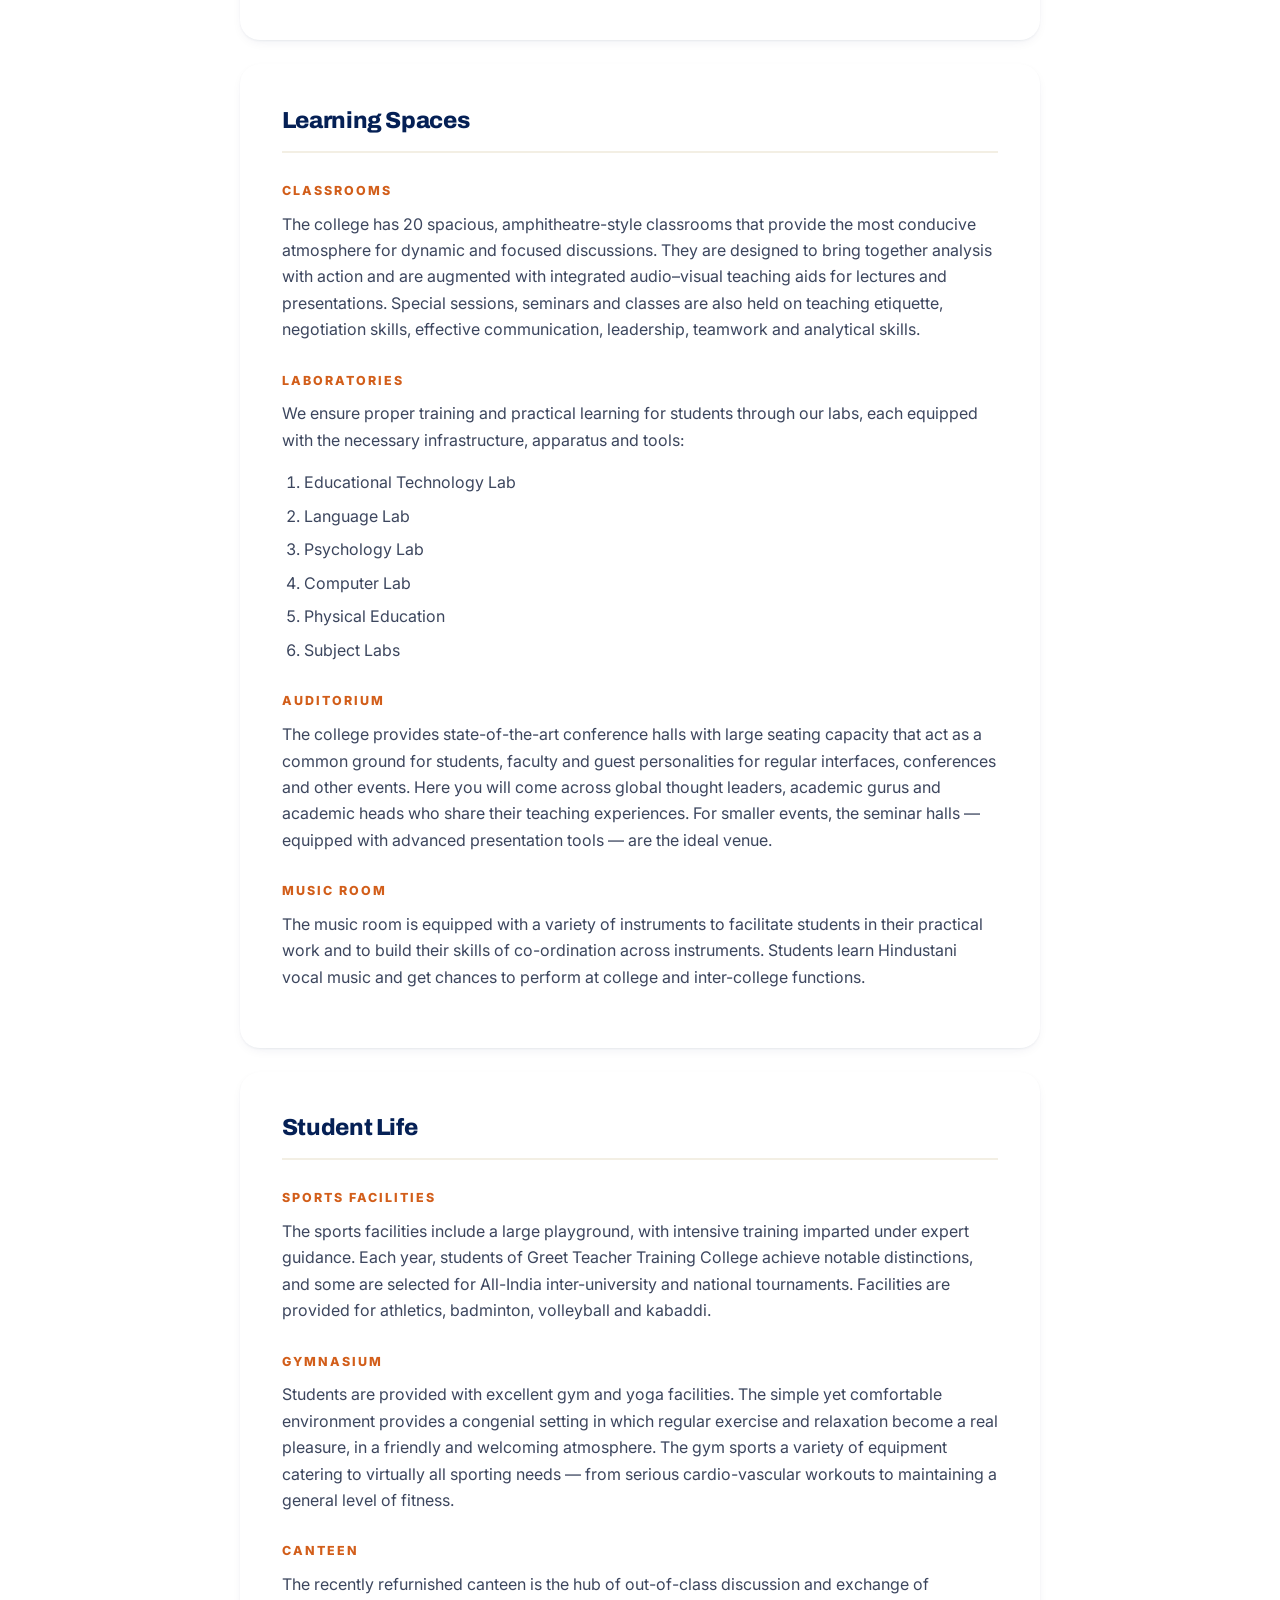
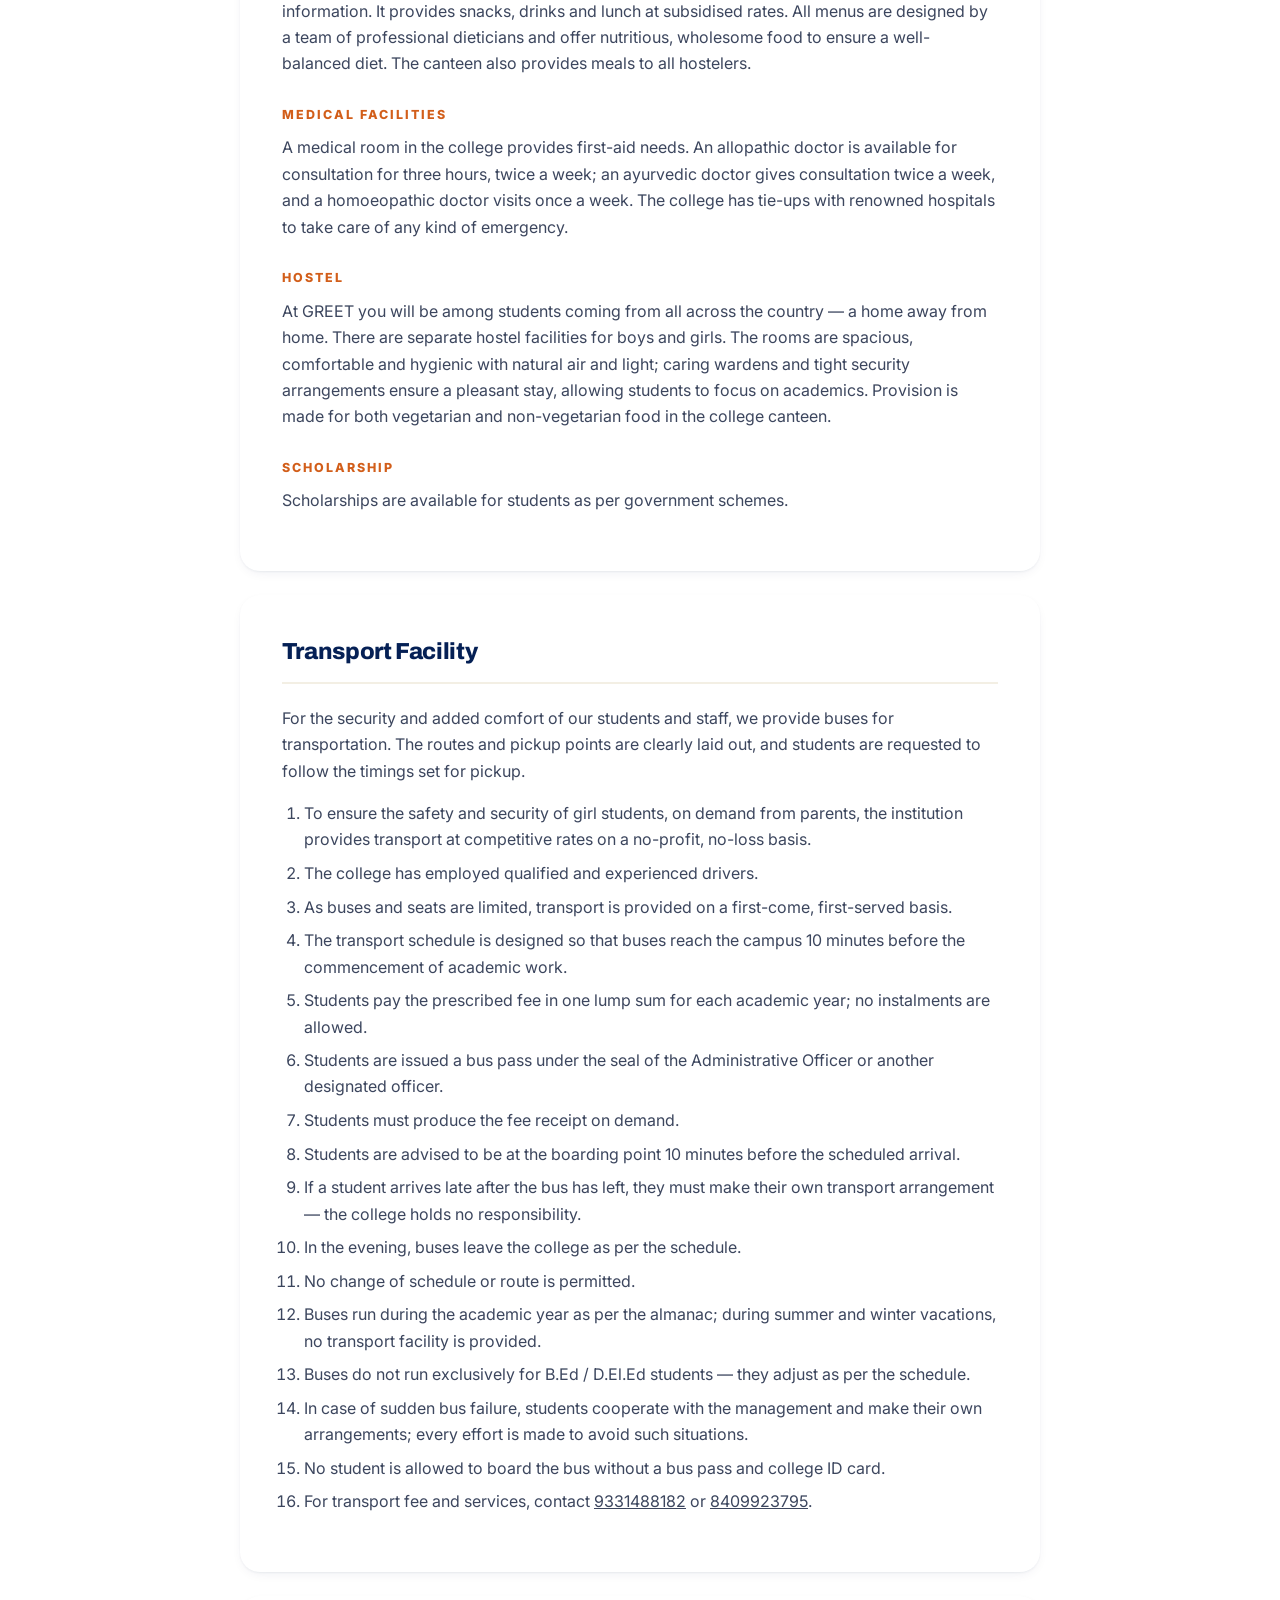
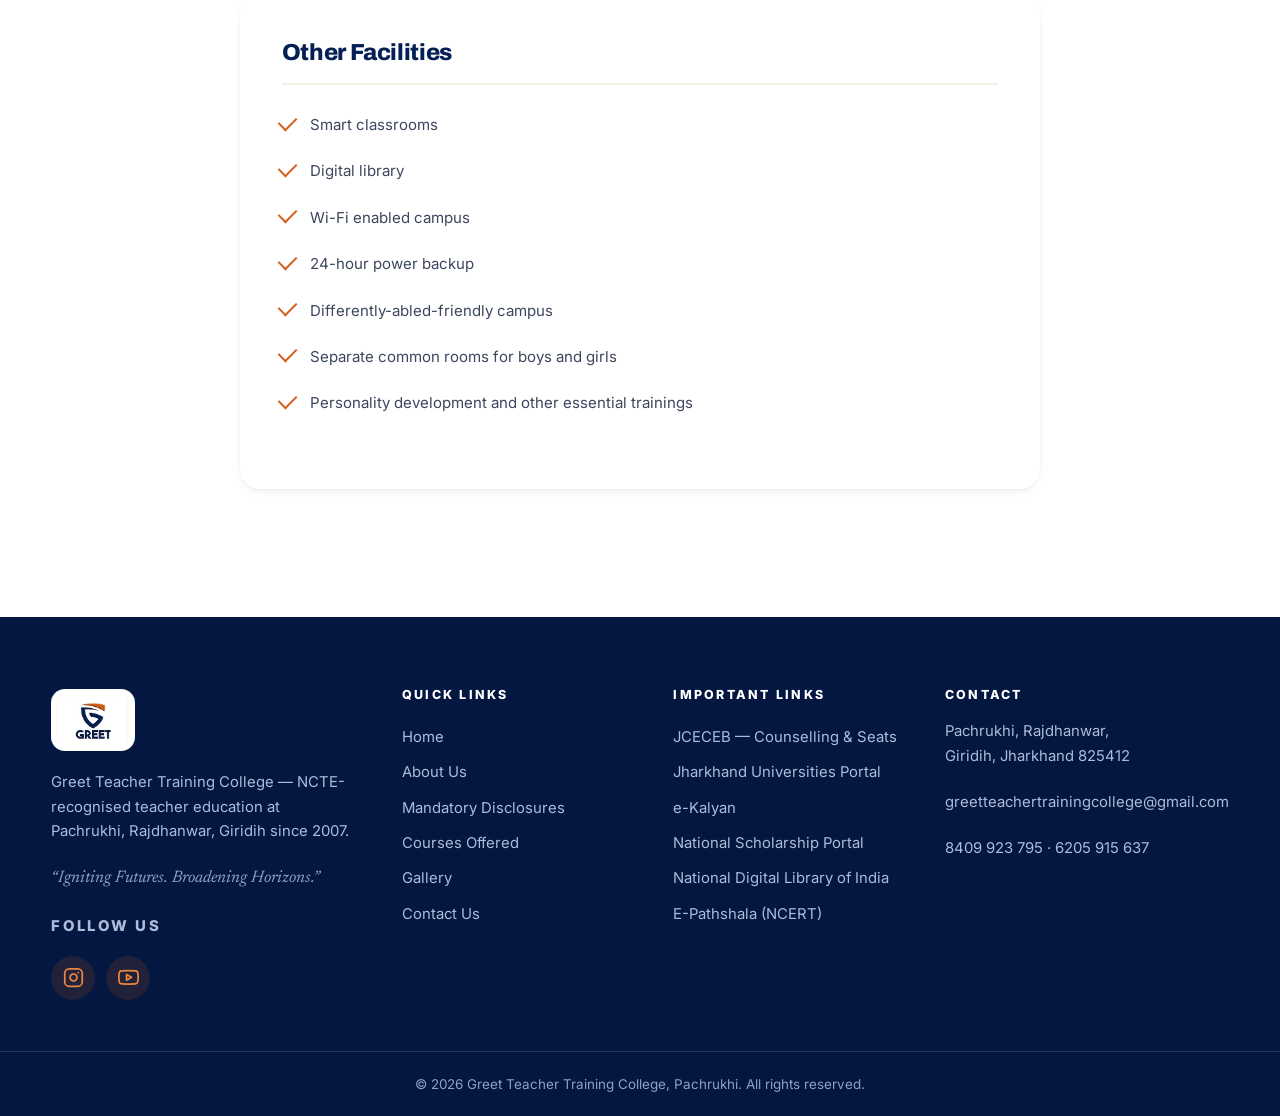
<file: infrastructure-and-facilities/index.html>
<!DOCTYPE html>
<html lang="en">
<head>
<!-- Google tag (gtag.js) -->
<script async src="https://www.googletagmanager.com/gtag/js?id=G-D8VZ7HKV08"></script>
<script>
  window.dataLayer = window.dataLayer || [];
  function gtag(){dataLayer.push(arguments);}
  gtag('js', new Date());
  gtag('config', 'G-D8VZ7HKV08');
</script>

<meta charset="utf-8">
<title>Redirecting | Greet Teacher Training College</title>
<meta http-equiv="refresh" content="0; url=/#/about-infrastructure">
<link rel="canonical" href="https://greetteachertrainingcollege.in/#/about-infrastructure">
<script>window.location.replace("/#/about-infrastructure");</script>
</head>
<body style="font-family:sans-serif;text-align:center;padding:3rem;color:#052055">
<p>Redirecting to the new page&hellip; <a href="/#/about-infrastructure">click here if you are not redirected</a>.</p>
</body>
</html>
</file>
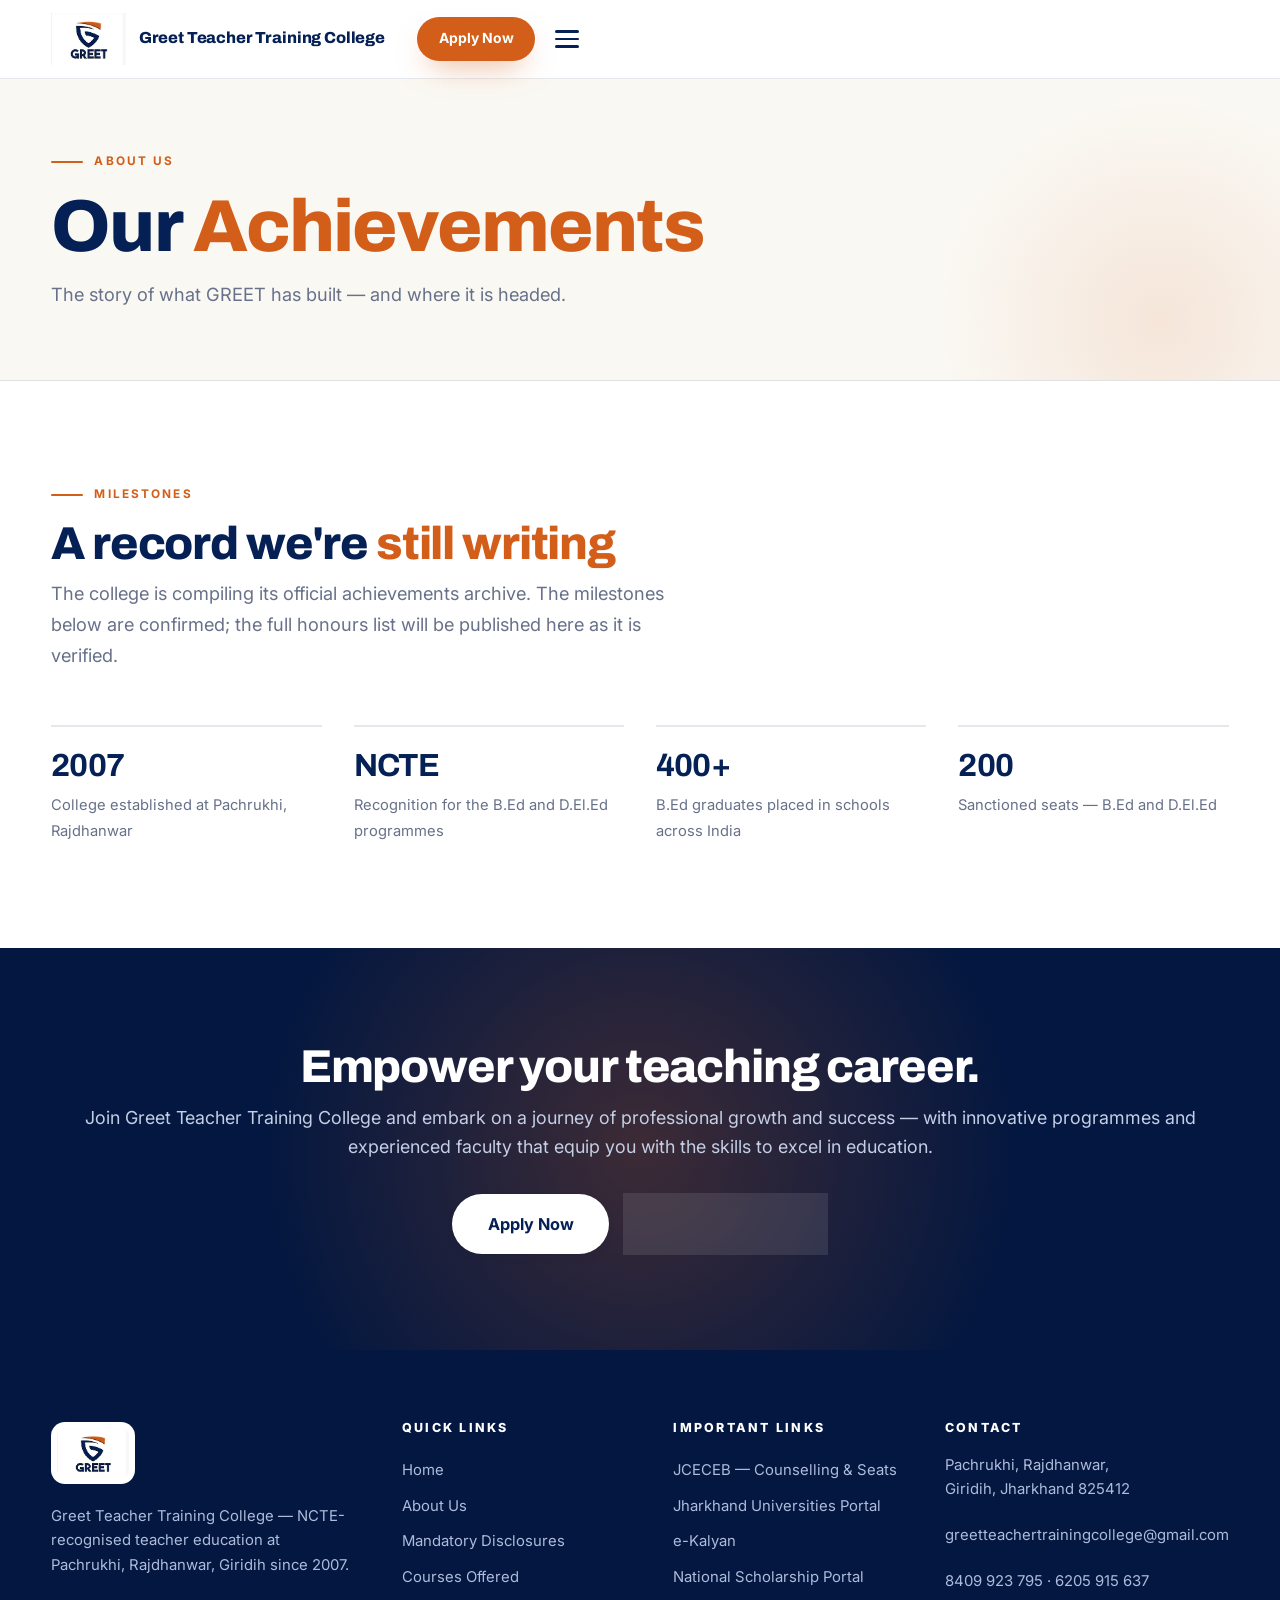
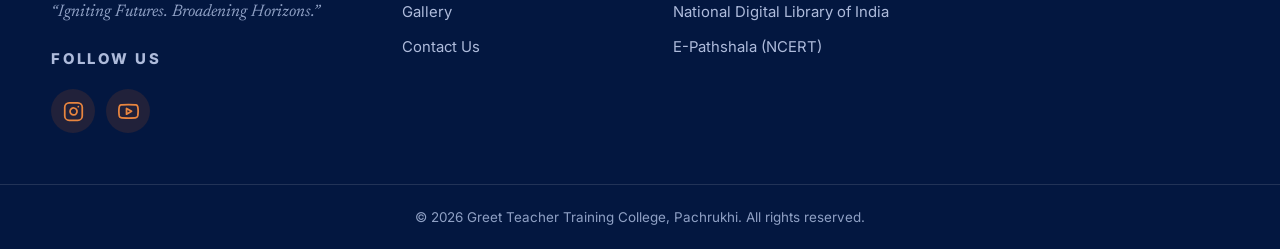
<file: our-achievements/index.html>
<!DOCTYPE html>
<html lang="en">
<head>
<!-- Google tag (gtag.js) -->
<script async src="https://www.googletagmanager.com/gtag/js?id=G-D8VZ7HKV08"></script>
<script>
  window.dataLayer = window.dataLayer || [];
  function gtag(){dataLayer.push(arguments);}
  gtag('js', new Date());
  gtag('config', 'G-D8VZ7HKV08');
</script>

<meta charset="utf-8">
<title>Redirecting | Greet Teacher Training College</title>
<meta http-equiv="refresh" content="0; url=/#/about-achievements">
<link rel="canonical" href="https://greetteachertrainingcollege.in/#/about-achievements">
<script>window.location.replace("/#/about-achievements");</script>
</head>
<body style="font-family:sans-serif;text-align:center;padding:3rem;color:#052055">
<p>Redirecting to the new page&hellip; <a href="/#/about-achievements">click here if you are not redirected</a>.</p>
</body>
</html>
</file>
<file: css/styles.css>
/* GREET Teacher Training College — design system v2
   "Editorial Modern" · Navy #052055 · Orange #D25E1A
   Craft: Emil Kowalski design-engineering + Apple fluid-interface principles */

:root{
  --navy:#052055;
  --navy-deep:#031740;
  --navy-ink:#0a1c44;
  --orange:#D25E1A;
  --orange-dark:#a84a12;
  --orange-soft:#fdf0e4;
  --peach:#ffb37e;
  --ink:#151c30;
  --body:#3c465e;
  --muted:#68718a;
  --bg:#ffffff;
  --paper:#faf8f3;
  --paper-deep:#f3efe4;
  --hairline:rgba(5,32,85,.1);

  --font-display:"Archivo",system-ui,-apple-system,"Segoe UI",sans-serif;
  --font-body:"Inter",system-ui,-apple-system,"Segoe UI",sans-serif;
  --font-accent:"Newsreader",Georgia,serif;

  --ease-out:cubic-bezier(0.23,1,0.32,1);
  --ease-io:cubic-bezier(0.77,0,0.175,1);
  --ease-drawer:cubic-bezier(0.32,0.72,0,1);

  --radius:20px;
  --radius-lg:28px;
  --shadow-sm:0 1px 2px rgba(5,32,85,.05),0 4px 14px -6px rgba(5,32,85,.12);
  --shadow-md:0 1px 2px rgba(5,32,85,.06),0 18px 44px -18px rgba(5,32,85,.25);
  --shadow-lg:0 2px 6px rgba(5,32,85,.07),0 36px 72px -28px rgba(5,32,85,.32);
  --shadow-orange:0 14px 30px -12px rgba(210,94,26,.55);
}

*{margin:0;padding:0;box-sizing:border-box}
html{
  scroll-behavior:smooth;
  -webkit-tap-highlight-color:transparent;
  -webkit-text-size-adjust:100%;
  overscroll-behavior:none;
}
body{
  font-family:var(--font-body);
  color:var(--body);
  background:var(--bg);
  line-height:1.65;
  -webkit-font-smoothing:antialiased;
  text-rendering:optimizeLegibility;
  overflow-x:hidden;
}
img{max-width:100%;display:block}
a{color:inherit}
::selection{background:var(--orange);color:#fff}
:focus-visible{outline:2px solid var(--orange);outline-offset:3px;border-radius:4px}

.wrap{width:min(1200px,92%);margin:0 auto}
.narrow{max-width:800px}

/* ---------- type ---------- */
h1,h2,h3,h4{font-family:var(--font-display);color:var(--navy);line-height:1.04;letter-spacing:-.025em;font-weight:800}
h1{font-size:clamp(2.6rem,6vw,4.6rem);font-weight:800}
h2{font-size:clamp(1.9rem,3.6vw,2.9rem);margin-bottom:.7rem}
h3{font-size:1.28rem;letter-spacing:-.015em;margin-bottom:.55rem;line-height:1.25}
p{margin-bottom:1rem;color:var(--body)}
.lead{font-size:1.14rem;color:var(--muted);max-width:640px;line-height:1.7}
.eyebrow{
  font-family:var(--font-body);
  font-size:.74rem;font-weight:700;letter-spacing:.18em;text-transform:uppercase;
  color:var(--orange);margin-bottom:1rem;display:flex;align-items:center;gap:.7rem;
}
.eyebrow::before{content:"";width:2rem;height:2px;background:var(--orange);border-radius:2px;flex-shrink:0}
.accent-text{color:var(--orange)}
.accent-serif{font-family:var(--font-accent);font-style:italic;font-weight:500;letter-spacing:-.01em;color:var(--orange)}
.tagline{font-family:var(--font-accent);font-style:italic;font-size:1.35rem;color:var(--navy);margin:1.4rem 0;line-height:1.5}

/* ---------- buttons / links ---------- */
.btn{
  display:inline-flex;align-items:center;justify-content:center;gap:.55rem;
  font-family:var(--font-body);font-weight:700;font-size:.95rem;text-decoration:none;cursor:pointer;border:0;
  padding:.9rem 1.8rem;border-radius:999px;
  transition:transform 160ms var(--ease-out),background 160ms ease,box-shadow 220ms var(--ease-out),color 160ms ease;
  touch-action:manipulation;user-select:none;-webkit-user-select:none;white-space:nowrap;
}
.btn:active{transform:scale(.97)}
.btn-primary{background:var(--orange);color:#fff;box-shadow:var(--shadow-orange)}
.btn-outline{background:transparent;color:var(--navy);box-shadow:inset 0 0 0 1.5px rgba(5,32,85,.28)}
.btn-white{background:#fff;color:var(--navy);box-shadow:var(--shadow-sm)}
.btn-ghost{background:rgba(255,255,255,.1);color:#fff;box-shadow:inset 0 0 0 1.5px rgba(255,255,255,.5);backdrop-filter:blur(6px)}
.btn-lg{padding:1.05rem 2.2rem;font-size:1.02rem}
.btn-sm{padding:.65rem 1.35rem;font-size:.87rem}
.text-link{color:var(--orange);font-weight:700;text-decoration:none;position:relative}
.text-link::after{content:"";position:absolute;left:0;bottom:-2px;height:2px;width:100%;background:var(--orange);transform:scaleX(0);transform-origin:left;transition:transform 220ms var(--ease-out)}
@media (hover:hover) and (pointer:fine){
  .btn-primary:hover{background:var(--orange-dark);transform:translateY(-2px)}
  .btn-outline:hover{box-shadow:inset 0 0 0 1.5px var(--navy);background:var(--navy);color:#fff;transform:translateY(-2px)}
  .btn-white:hover{transform:translateY(-2px);box-shadow:var(--shadow-md)}
  .btn-ghost:hover{background:rgba(255,255,255,.2);transform:translateY(-2px)}
  .text-link:hover::after{transform:scaleX(1)}
}

/* ---------- header: one translucent bar ---------- */
.site-header{
  position:sticky;top:0;z-index:60;
  background:rgba(255,255,255,.72);
  -webkit-backdrop-filter:blur(20px) saturate(180%);
  backdrop-filter:blur(20px) saturate(180%);
  border-bottom:1px solid var(--hairline);
  padding-top:env(safe-area-inset-top);
}
.header-inner{display:flex;align-items:center;gap:2rem;padding:.8rem 0}
.brand{display:flex;align-items:center;gap:.8rem;text-decoration:none;flex-shrink:0}
.brand-logo{height:52px;width:auto}
.brand-text{display:flex;flex-direction:column;line-height:1.3}
.brand-text strong{font-family:var(--font-display);font-size:1rem;color:var(--navy);font-weight:800;letter-spacing:-.01em}
.brand-text small{font-size:.68rem;color:var(--muted);letter-spacing:.05em;text-transform:uppercase;font-weight:600}

/* ---------- nav (desktop: inline in header) ---------- */
.navbar{margin-left:auto}
.navbar-inner{display:flex;align-items:center;gap:1.55rem}
.navbar a{
  text-decoration:none;font-size:.9rem;font-weight:600;color:var(--navy);
  padding:.4rem 0;position:relative;white-space:nowrap;display:inline-flex;align-items:center;gap:.3rem;
  transition:color 160ms ease;touch-action:manipulation;
}
.navbar a::after{
  content:"";position:absolute;left:0;right:0;bottom:-2px;height:2.5px;border-radius:3px;
  background:var(--orange);transform:scaleX(0);transform-origin:left;
  transition:transform 220ms var(--ease-out);
}
.navbar a.active{color:var(--orange)}
.navbar a.active::after{transform:scaleX(1)}
.nav-drop{position:relative}
.nav-drop-btn{
  background:none;border:0;cursor:pointer;font-family:inherit;font-size:.9rem;font-weight:600;color:var(--navy);
  display:inline-flex;align-items:center;gap:.35rem;padding:.4rem 0;touch-action:manipulation;white-space:nowrap;
  transition:color 160ms ease;user-select:none;-webkit-user-select:none;
}
.nav-drop-btn svg{transition:transform 200ms var(--ease-out)}
.nav-drop.open .nav-drop-btn svg{transform:rotate(180deg)}
.nav-drop-btn.active{color:var(--orange)}
.nav-drop-menu{
  position:absolute;top:calc(100% + .7rem);left:50%;
  min-width:250px;background:#fff;border-radius:16px;box-shadow:var(--shadow-lg);
  padding:.55rem;z-index:70;
  opacity:0;transform:translateX(-50%) translateY(-6px) scale(.96);transform-origin:top center;
  pointer-events:none;
  transition:opacity 200ms var(--ease-out),transform 200ms var(--ease-out);
}
.nav-drop--inline .nav-drop-menu{left:0;transform:translateY(-6px) scale(.96)}
.navbar .nav-drop-menu a{
  display:flex;align-items:center;gap:.5rem;color:var(--ink);font-size:.89rem;font-weight:600;
  padding:.72rem .95rem;border-radius:10px;white-space:nowrap;
}
.navbar .nav-drop-menu a::after{display:none}
.navbar .nav-drop-menu a.active{background:var(--orange-soft);color:var(--orange)}
@media(min-width:1281px){
  .nav-drop:hover .nav-drop-menu,.nav-drop:focus-within .nav-drop-menu,.nav-drop.open .nav-drop-menu{
    opacity:1;transform:translateX(-50%) translateY(0) scale(1);pointer-events:auto;
  }
  /* deactivated (after scroll or veering off the safe triangle): stays shut until the mouse leaves */
  .nav-drop.hover-lock:hover .nav-drop-menu{opacity:0;pointer-events:none}
  /* safe-triangle grace: menu stays open while the cursor travels toward it */
  .nav-drop.grace .nav-drop-menu{opacity:1;transform:translateX(-50%) translateY(0) scale(1);pointer-events:auto}
  .nav-drop--inline.grace .nav-drop-menu{transform:translateY(0) scale(1)}
  .nav-drop--inline:hover .nav-drop-menu,.nav-drop--inline:focus-within .nav-drop-menu,.nav-drop--inline.open .nav-drop-menu{
    transform:translateY(0) scale(1);
  }
}
@media (hover:hover) and (pointer:fine){
  .navbar > .navbar-inner > a:hover{color:var(--orange)}
  .navbar > .navbar-inner > a:hover::after{transform:scaleX(1)}
  .nav-drop-btn:hover{color:var(--orange)}
  .navbar .nav-drop-menu a:hover{background:#f4f6fb;color:var(--orange)}
}
.header-actions{display:flex;align-items:center;gap:.7rem;flex-shrink:0}
.menu-toggle{display:none;background:none;border:0;cursor:pointer;padding:.55rem;touch-action:manipulation}
.menu-toggle span{display:block;width:24px;height:2.5px;background:var(--navy);margin:5px 0;border-radius:2px;transition:transform 220ms var(--ease-out),opacity 160ms ease}

/* ---------- mobile nav: full-screen sheet ---------- */
@media(max-width:1280px){
  .menu-toggle{display:block}
  .brand-text small{display:none}
  body.nav-open{overflow:hidden}
  /* The header's backdrop-filter would trap a fixed overlay inside it,
     so when the menu opens the header itself becomes the full-screen sheet
     (its own blur is switched off; the nav below provides the backdrop). */
  body.nav-open .site-header{
    position:fixed;inset:0;z-index:60;
    background:transparent;border-bottom:0;
    -webkit-backdrop-filter:none;backdrop-filter:none;
  }
  body.nav-open .brand,body.nav-open .header-actions{position:relative;z-index:2}
  .navbar{
    position:absolute;inset:0;z-index:1;margin:0;
    background:rgba(250,248,243,.96);
    padding:calc(5.5rem + env(safe-area-inset-top)) 8% calc(2rem + env(safe-area-inset-bottom));
    overflow-y:auto;overscroll-behavior:contain;
    opacity:0;pointer-events:none;
    transition:opacity 320ms var(--ease-drawer);
  }
  .navbar.open{opacity:1;pointer-events:auto}
  .navbar-inner{flex-direction:column;align-items:stretch;gap:.2rem}
  .navbar a{font-family:var(--font-display);font-size:1.7rem;font-weight:800;letter-spacing:-.02em;padding:.65rem 0;color:var(--navy)}
  .navbar a::after{display:none}
  .nav-drop{border-top:1px solid var(--hairline);margin-top:.4rem;padding-top:.4rem}
  .nav-drop-btn{width:100%;justify-content:space-between;font-family:var(--font-display);font-size:1.45rem;font-weight:800;letter-spacing:-.02em;padding:.65rem 0;color:var(--navy)}
  .nav-drop-menu{
    position:static;min-width:0;background:transparent;box-shadow:none;border-radius:0;padding:0 0 .4rem;
    opacity:1;transform:none;pointer-events:auto;display:none;
    transition:none;
  }
  .nav-drop.open .nav-drop-menu{display:block}
  .navbar .nav-drop-menu a{font-family:var(--font-body);font-size:1.02rem;font-weight:600;padding:.6rem 0 .6rem 1.1rem;color:var(--body)}
  .navbar .nav-drop-menu a.active{background:none;color:var(--orange)}
  body.nav-open .menu-toggle{position:relative;z-index:56}
  body.nav-open .menu-toggle span:nth-child(1){transform:translateY(7.5px) rotate(45deg)}
  body.nav-open .menu-toggle span:nth-child(2){opacity:0}
  body.nav-open .menu-toggle span:nth-child(3){transform:translateY(-7.5px) rotate(-45deg)}
}
@media(max-width:640px){
  .header-actions .btn{display:none}
}
@media(max-width:480px){
  .brand-logo{height:44px}
  .brand-text strong{font-size:.86rem}
  .header-inner{gap:1rem}
}
/* snug inline nav on desktop so brand + nav + Apply always fit */
@media(min-width:1281px){
  .header-inner{gap:1.25rem}
  .navbar-inner{gap:1.15rem}
  .navbar a,.nav-drop-btn{font-size:.86rem}
}
/* extra-snug for narrow desktop widths where the full nav barely fits */
@media(min-width:1281px) and (max-width:1400px){
  .header-inner{gap:1rem}
  .navbar-inner{gap:.85rem}
  .navbar a,.nav-drop-btn{font-size:.8rem}
  .brand-text strong{font-size:.9rem}
  .brand-logo{height:46px}
}

/* ---------- views / router ---------- */
.view{display:none}
.view.active{display:block;animation:viewIn .45s var(--ease-out)}
@keyframes viewIn{from{opacity:0;transform:translateY(14px)}to{opacity:1;transform:none}}

/* ---------- hero: asymmetric editorial ---------- */
.hero{
  position:relative;overflow:hidden;background:var(--paper);
  padding:4.5rem 0 0;
}
.hero::before{
  content:"";position:absolute;top:-220px;right:-160px;width:640px;height:640px;border-radius:50%;
  background:radial-gradient(circle,rgba(210,94,26,.16),transparent 65%);pointer-events:none;
}
.hero-grid{
  position:relative;display:grid;grid-template-columns:1.05fr .95fr;gap:4rem;align-items:center;
  padding-bottom:4.5rem;
}
.hero-copy .eyebrow{margin-bottom:1.2rem}
.hero-copy h1{margin-bottom:1.3rem}
.hero-copy h1 .accent{color:var(--orange)}
.hero-sub{font-size:1.16rem;color:var(--muted);max-width:520px;margin-bottom:2.1rem;line-height:1.7}
.hero-ctas{display:flex;gap:.9rem;flex-wrap:wrap;margin-bottom:2.6rem}
.hero-meta{display:flex;gap:2.2rem;flex-wrap:wrap}
.hero-meta div strong{font-family:var(--font-display);font-size:1.5rem;color:var(--navy);display:block;letter-spacing:-.02em}
.hero-meta div span{font-size:.8rem;color:var(--muted);text-transform:uppercase;letter-spacing:.1em;font-weight:600}
.hero-media{position:relative}
.hero-panel{
  background:linear-gradient(135deg,var(--navy-deep),var(--navy) 58%,#0b2c72);
  border-radius:var(--radius-lg);box-shadow:var(--shadow-lg);
  padding:2.7rem 2.6rem;color:#fff;position:relative;overflow:hidden;
}
.hero-panel::before{
  content:"";position:absolute;top:-150px;right:-110px;width:400px;height:400px;border-radius:50%;
  background:radial-gradient(circle,rgba(210,94,26,.5),transparent 65%);pointer-events:none;
}
.hero-panel-eyebrow{
  font-size:.72rem;font-weight:700;letter-spacing:.2em;text-transform:uppercase;
  color:var(--peach);margin-bottom:1.2rem;position:relative;
}
.hero-panel-list{list-style:none;position:relative;margin:0}
.hero-panel-list li{display:flex;gap:1.05rem;align-items:flex-start;padding:1.05rem 0;border-bottom:1px solid rgba(255,255,255,.13)}
.hero-panel-list li:last-child{border-bottom:0}
.hero-panel-tick{
  width:40px;height:40px;border-radius:13px;flex-shrink:0;color:var(--peach);
  background:rgba(210,94,26,.16);box-shadow:inset 0 0 0 1.5px rgba(255,179,126,.55);
  display:flex;align-items:center;justify-content:center;
}
.hero-panel-list strong{display:block;color:#fff;font-size:1.04rem;line-height:1.35}
.hero-panel-list small{color:#aebbdb;font-size:.86rem}
.hero-panel-foot{
  margin:1.5rem 0 0;color:#8fa0c4;font-size:.78rem;letter-spacing:.1em;
  text-transform:uppercase;font-weight:600;position:relative;
}
/* affiliation ticker */
.ticker{border-top:1px solid var(--hairline);border-bottom:1px solid var(--hairline);background:#fff;overflow:hidden}
.ticker-track{
  display:flex;gap:0;width:max-content;animation:tick 30s linear infinite;
  padding:.85rem 0;
}
.ticker-track span{
  font-size:.76rem;font-weight:700;letter-spacing:.16em;text-transform:uppercase;color:var(--muted);
  padding:0 1.6rem;white-space:nowrap;display:flex;align-items:center;gap:1.6rem;
}
.ticker-track span::after{content:"";width:6px;height:6px;border-radius:50%;background:var(--orange)}
@keyframes tick{to{transform:translateX(-50%)}}
@media(max-width:960px){
  .hero-grid{grid-template-columns:1fr;gap:2.6rem}
  .hero-panel{padding:2.1rem}
}
@media(prefers-reduced-motion:reduce){.ticker-track{animation:none}}

/* ---------- interior page head: light, editorial ---------- */
.page-head{
  background:var(--paper);border-bottom:1px solid var(--hairline);
  padding:4.6rem 0 3.4rem;position:relative;overflow:hidden;
}
.page-head::after{
  content:"";position:absolute;bottom:-180px;right:-120px;width:480px;height:480px;border-radius:50%;
  background:radial-gradient(circle,rgba(210,94,26,.12),transparent 65%);pointer-events:none;
}
.page-head h1{margin-bottom:.9rem;position:relative}
.page-head .lead{position:relative}

/* ---------- sections ---------- */
.section{padding:6.5rem 0}
.section-soft{background:var(--paper)}
.section-head{max-width:760px;margin-bottom:3.4rem}
.section-head h2{margin-bottom:.6rem}
.split{display:grid;grid-template-columns:1fr 1fr;gap:4.5rem;align-items:center}
.split-media{position:relative}
.logo-card{
  background:#fff;border-radius:var(--radius-lg);box-shadow:var(--shadow-lg);
  aspect-ratio:4/3.4;display:flex;align-items:center;justify-content:center;padding:3rem;
  position:relative;overflow:hidden;
}
.logo-card::before{
  content:"";position:absolute;bottom:-120px;left:-80px;width:320px;height:320px;border-radius:50%;
  background:radial-gradient(circle,rgba(210,94,26,.14),transparent 65%);pointer-events:none;
}
.logo-card img{max-height:230px;width:auto;position:relative}
@media(max-width:880px){.split{grid-template-columns:1fr;gap:2.4rem}.section{padding:4rem 0}.logo-card{aspect-ratio:2/1;padding:2.2rem}.logo-card img{max-height:170px}}

/* ---------- stats: overlapping card ---------- */
.stats-band{position:relative;z-index:2;margin-top:2.2rem;padding-bottom:1rem}
.stats-grid{
  display:grid;grid-template-columns:repeat(4,1fr);gap:1rem;background:#fff;border-radius:var(--radius-lg);
  box-shadow:var(--shadow-lg);padding:2.4rem 2rem;
}
.stat{text-align:left;padding:0 1.6rem;position:relative}
.stat + .stat::before{content:"";position:absolute;left:0;top:12%;height:76%;width:1px;background:var(--hairline)}
.stat strong{font-family:var(--font-display);font-size:2.5rem;display:block;color:var(--navy);letter-spacing:-.03em;line-height:1.1}
.stat strong .yrs{font-size:1.25rem;color:var(--orange)}
.stat span{font-size:.78rem;color:var(--muted);letter-spacing:.1em;text-transform:uppercase;font-weight:600}
@media(max-width:700px){.stats-grid{grid-template-columns:repeat(2,1fr);row-gap:1.8rem}.stat:nth-child(3)::before{display:none}.stat{padding:0 .8rem}}

/* ---------- courses ---------- */
.course-cards{display:grid;grid-template-columns:1fr 1fr;gap:1.6rem}
.course-card{
  background:#fff;border-radius:var(--radius);padding:2.6rem;box-shadow:var(--shadow-md);position:relative;overflow:hidden;
  transition:transform 240ms var(--ease-out),box-shadow 240ms var(--ease-out);
}
.course-num{
  font-family:var(--font-display);font-size:4.2rem;font-weight:800;color:var(--paper-deep);
  line-height:1;letter-spacing:-.04em;display:block;margin-bottom:1rem;
}
.course-card h3{margin-bottom:.8rem;font-size:1.5rem}
.course-card > p{color:var(--muted)}
.tick-list{list-style:none;margin:1.2rem 0 1.5rem}
.tick-list li{padding:.45rem 0 .45rem 1.8rem;position:relative;font-size:.94rem;color:var(--body)}
.tick-list li::before{
  content:"";position:absolute;left:0;top:.85em;width:.95rem;height:.55rem;
  border-left:2.5px solid var(--orange);border-bottom:2.5px solid var(--orange);transform:rotate(-45deg) translateY(-40%);
}
@media (hover:hover) and (pointer:fine){
  .course-card:hover{transform:translateY(-6px);box-shadow:var(--shadow-lg)}
}
@media(max-width:820px){.course-cards{grid-template-columns:1fr}}

.course-detail{background:#fff;border-radius:var(--radius-lg);padding:3rem;margin-bottom:1.8rem;box-shadow:var(--shadow-md)}
.course-detail-head{display:flex;gap:1.6rem;align-items:center;margin-bottom:1.2rem}
.course-detail-head .course-num{font-size:3.4rem;margin:0}
.course-meta{color:var(--orange);font-weight:700;font-size:.9rem;letter-spacing:.06em;text-transform:uppercase}
.course-cols{display:grid;grid-template-columns:1fr 1fr;gap:2.5rem;margin-top:1.6rem}
.course-cols h4{font-family:var(--font-body);font-size:.78rem;font-weight:800;text-transform:uppercase;letter-spacing:.16em;color:var(--orange);margin-bottom:.7rem}
.course-cols ul{list-style:none}
.course-cols li{padding:.45rem 0 .45rem 1.4rem;position:relative;font-size:.94rem;color:var(--body)}
.course-cols li::before{content:"";position:absolute;left:0;top:1.05em;width:.7rem;height:2px;background:var(--orange);border-radius:2px}
@media(max-width:760px){.course-cols{grid-template-columns:1fr}.course-detail{padding:2rem}}

.apply-strip{
  display:flex;align-items:center;justify-content:space-between;gap:2rem;flex-wrap:wrap;
  background:var(--navy);color:#fff;border-radius:var(--radius-lg);padding:2.8rem;margin-top:1rem;position:relative;overflow:hidden;
}
.apply-strip::after{content:"";position:absolute;top:-120px;right:-80px;width:380px;height:380px;border-radius:50%;background:radial-gradient(circle,rgba(210,94,26,.4),transparent 65%);pointer-events:none}
.apply-strip h3{color:#fff;margin-bottom:.4rem;position:relative}
.apply-strip p{color:#c4cfe6;margin:0;max-width:560px;position:relative}
.apply-strip .btn{position:relative}

/* ---------- facts: editorial stat blocks ---------- */
.facts-grid{display:grid;grid-template-columns:repeat(4,1fr);gap:2rem}
.fact{border-top:2px solid var(--hairline);padding-top:1.3rem;transition:border-color 220ms ease}
.fact strong{font-family:var(--font-display);font-size:2rem;color:var(--navy);display:block;margin-bottom:.35rem;letter-spacing:-.025em;line-height:1.15}
.fact span{font-size:.92rem;color:var(--muted);line-height:1.6}
@media (hover:hover) and (pointer:fine){.fact:hover{border-color:var(--orange)}}
@media(max-width:900px){.facts-grid{grid-template-columns:repeat(2,1fr)}}
@media(max-width:520px){.facts-grid{grid-template-columns:1fr}}

/* ---------- director band ---------- */
.director-band{background:var(--navy-deep);color:#fff;padding:6rem 0;position:relative;overflow:hidden}
.director-band::before{
  content:"";position:absolute;top:-160px;left:-120px;width:520px;height:520px;border-radius:50%;
  background:radial-gradient(circle,rgba(210,94,26,.22),transparent 65%);
}
.director-band .wrap{position:relative;max-width:880px}
.director-band blockquote{
  font-family:var(--font-accent);font-style:italic;font-weight:500;
  font-size:clamp(1.5rem,3.2vw,2.2rem);line-height:1.45;color:#fff;margin-bottom:1.6rem;letter-spacing:-.01em;
}
.director-band blockquote::before{content:"“";color:var(--orange);font-size:1.2em}
.director-band p{color:#aebbdb;max-width:720px}
.director-band .eyebrow{color:var(--peach)}
.director-band .eyebrow::before{background:var(--peach)}

/* ---------- testimonials ---------- */
.testi-grid{display:grid;grid-template-columns:repeat(3,1fr);gap:1.5rem}
.testi{
  background:#fff;border-radius:var(--radius);padding:2.1rem;display:flex;flex-direction:column;gap:1.1rem;
  box-shadow:var(--shadow-md);transition:transform 240ms var(--ease-out),box-shadow 240ms var(--ease-out);
}
.testi-quote{font-size:.96rem;color:var(--body);flex:1;line-height:1.7}
.testi-quote::before{
  content:"“";font-family:var(--font-accent);font-style:italic;font-size:2.6rem;color:var(--orange);
  display:block;line-height:.8;margin-bottom:.6rem;
}
.testi-who{display:flex;align-items:center;gap:.95rem;padding-top:1.1rem;border-top:1px solid var(--hairline)}
.testi-who img{width:54px;height:54px;border-radius:50%;object-fit:cover;box-shadow:0 0 0 2px #fff,0 0 0 4px var(--orange)}
.testi-who strong{display:block;font-size:.94rem;color:var(--navy)}
.testi-who small{color:var(--muted);font-size:.8rem}
@media (hover:hover) and (pointer:fine){.testi:hover{transform:translateY(-5px);box-shadow:var(--shadow-lg)}}
@media(max-width:900px){.testi-grid{grid-template-columns:1fr 1fr}}
@media(max-width:600px){.testi-grid{grid-template-columns:1fr}}

/* ---------- disclosures ---------- */
.disclosure{background:#fff;border-radius:var(--radius);padding:2.6rem;margin-bottom:1.5rem;box-shadow:var(--shadow-sm)}
.disclosure p{overflow-wrap:anywhere}
.disclosure h3{margin-bottom:1.3rem;padding-bottom:1rem;border-bottom:2px solid var(--paper-deep);font-size:1.45rem}
.disclosure dl > div{display:grid;grid-template-columns:210px 1fr;gap:1rem;padding:.85rem 0;border-bottom:1px solid var(--hairline)}
.disclosure dl > div:last-child{border-bottom:0}
.disclosure dt{font-weight:700;color:var(--navy);font-size:.92rem}
.disclosure dd{color:var(--body);margin:0}
@media(max-width:640px){.disclosure dl > div{grid-template-columns:1fr;gap:.25rem}}
.disclosure h4{font-family:var(--font-body);font-size:.78rem;font-weight:800;text-transform:uppercase;letter-spacing:.16em;color:var(--orange);margin:2rem 0 .8rem}
.disclosure h4:first-child{margin-top:0}
.disclosure ul:not(.tick-list){margin:0 0 1rem 1.2rem;color:var(--body)}
.disclosure ol{margin:0 0 1rem 1.4rem;color:var(--body)}
.disclosure li{margin-bottom:.45rem}
.doc-btns{display:flex;gap:.9rem;flex-wrap:wrap;margin-top:1.4rem}

/* ---------- gallery ---------- */
.gallery-empty{
  border:2px dashed rgba(5,32,85,.22);border-radius:var(--radius-lg);background:var(--paper);
  padding:4rem 2rem;text-align:center;margin-bottom:2.6rem;color:var(--muted);
}
.gallery-empty svg{color:var(--orange);margin-bottom:1.2rem}
.gallery-empty p{max-width:460px;margin:0 auto 1.6rem}
.gallery-empty strong{color:var(--navy);font-size:1.15rem}
.gallery-note{text-align:center;color:var(--muted);margin-top:2.4rem}

/* ---------- contact ---------- */
.contact-grid{display:grid;grid-template-columns:1fr 1fr;gap:1.6rem;margin-bottom:2.2rem;align-items:start}
.contact-card{background:#fff;border-radius:var(--radius);padding:2rem;margin-bottom:1.2rem;box-shadow:var(--shadow-sm)}
.contact-card h3{font-size:1.12rem;margin-bottom:.7rem}
.contact-card p{margin-bottom:.4rem}
.contact-card .muted{color:var(--muted);font-size:.88rem}
.phones{display:flex;flex-wrap:wrap;gap:.6rem}
.phones a{
  background:var(--paper);border-radius:999px;padding:.55rem 1.15rem;text-decoration:none;font-weight:700;font-size:.9rem;color:var(--navy);
  box-shadow:inset 0 0 0 1px var(--hairline);transition:box-shadow 160ms ease,color 160ms ease,transform 160ms var(--ease-out);
  touch-action:manipulation;
}
.phones a:active{transform:scale(.97)}
@media (hover:hover) and (pointer:fine){.phones a:hover{box-shadow:inset 0 0 0 1.5px var(--orange);color:var(--orange)}}
.contact-form{background:#fff;border-radius:var(--radius-lg);padding:2.6rem;box-shadow:var(--shadow-md)}
.contact-form h3{margin-bottom:1.4rem;font-size:1.4rem}
.contact-form label{display:block;font-size:.84rem;font-weight:600;color:var(--navy);margin-bottom:1.05rem}
.contact-form input,.contact-form select,.contact-form textarea{
  width:100%;margin-top:.45rem;padding:.85rem 1.05rem;border-radius:12px;border:0;
  background:var(--paper);color:var(--ink);font-family:inherit;font-size:16px;
  box-shadow:inset 0 0 0 1.5px var(--hairline);transition:box-shadow 160ms ease;
}
.contact-form input:focus,.contact-form select:focus,.contact-form textarea:focus{
  outline:none;box-shadow:inset 0 0 0 2px var(--orange);
}
.contact-form input::placeholder,.contact-form textarea::placeholder{color:#9aa1b5}
.contact-form .btn{width:100%;margin-top:.5rem}
.form-note{font-size:.8rem;color:var(--muted);text-align:center;margin-top:.9rem}
.map-wrap{border-radius:var(--radius-lg);overflow:hidden;box-shadow:var(--shadow-md)}
.map-wrap iframe{width:100%;height:380px;border:0;display:block;filter:saturate(.85)}
@media(max-width:880px){.contact-grid{grid-template-columns:1fr}.contact-grid>*{min-width:0}}

/* ---------- cta band ---------- */
.cta-band{background:var(--navy-deep);color:#fff;text-align:center;padding:6rem 0;position:relative;overflow:hidden}
.cta-band::before{
  content:"";position:absolute;top:50%;left:50%;transform:translate(-50%,-50%);width:900px;height:900px;border-radius:50%;
  background:radial-gradient(circle,rgba(210,94,26,.28),transparent 60%);pointer-events:none;
}
.cta-band h2{color:#fff;margin-bottom:.7rem;position:relative}
.cta-band p{color:#c4cfe6;margin-bottom:2rem;font-size:1.12rem;position:relative}
.cta-band .hero-ctas{justify-content:center;margin-bottom:0;position:relative}

/* ---------- footer ---------- */
.site-footer{background:var(--navy-deep);color:#aebbdb;padding-bottom:env(safe-area-inset-bottom)}
.footer-grid{display:grid;grid-template-columns:1.35fr 1fr 1fr 1fr;gap:2.8rem;padding:4.5rem 0 3.2rem}
.footer-logo{height:62px;width:auto;background:#fff;border-radius:14px;padding:6px;margin-bottom:1.2rem}
.footer-col h4{font-family:var(--font-body);color:#fff;font-size:.78rem;font-weight:800;text-transform:uppercase;letter-spacing:.18em;margin-bottom:1.1rem}
.footer-col a{display:block;color:#aebbdb;text-decoration:none;padding:.34rem 0;font-size:.93rem;transition:color 160ms ease,transform 160ms var(--ease-out)}
.footer-col p{font-size:.93rem;color:#aebbdb}
.footer-col .tagline{color:#8fa0c4;font-size:1.05rem}
@media (hover:hover) and (pointer:fine){.footer-col a:hover{color:var(--peach);transform:translateX(3px)}}
.footer-bottom{border-top:1px solid rgba(255,255,255,.12);padding:1.3rem 0;font-size:.84rem;color:#8fa0c4;text-align:center}
@media(max-width:900px){.footer-grid{grid-template-columns:1fr 1fr}}
@media(max-width:560px){.footer-grid{grid-template-columns:1fr;gap:2rem}}

/* ---------- subnav (in-page section index) ---------- */
.subnav{display:flex;gap:.6rem;flex-wrap:wrap;margin-bottom:2.4rem}
.subnav a{
  text-decoration:none;font-size:.85rem;font-weight:700;color:var(--navy);background:var(--paper);
  border-radius:999px;padding:.6rem 1.2rem;box-shadow:inset 0 0 0 1px var(--hairline);
  transition:box-shadow 160ms ease,color 160ms ease,transform 160ms var(--ease-out);touch-action:manipulation;
}
.subnav a:active{transform:scale(.97)}
@media (hover:hover) and (pointer:fine){.subnav a:hover{box-shadow:inset 0 0 0 1.5px var(--orange);color:var(--orange)}}

/* ---------- faculty tables ---------- */
.table-wrap{overflow-x:auto;-webkit-overflow-scrolling:touch;border-radius:var(--radius);margin-bottom:2.6rem;background:#fff;box-shadow:var(--shadow-md)}
.faculty-table{width:100%;border-collapse:collapse;font-size:.9rem;min-width:700px}
.faculty-table caption{text-align:left;font-family:var(--font-display);font-size:1.35rem;font-weight:800;color:var(--navy);padding:1.6rem 1.6rem .9rem;letter-spacing:-.02em}
.faculty-table th{
  text-align:left;padding:.75rem 1.1rem;font-family:var(--font-body);font-size:.72rem;font-weight:800;
  text-transform:uppercase;letter-spacing:.12em;color:var(--orange);border-bottom:2px solid var(--paper-deep);white-space:nowrap;
}
.faculty-table td{padding:.85rem 1.1rem;border-bottom:1px solid var(--hairline);color:var(--body);vertical-align:top}
.faculty-table tbody tr:last-child td{border-bottom:0}
.faculty-table tbody tr{transition:background 140ms ease}
.faculty-table td:first-child{text-align:center;font-weight:800;color:var(--navy);white-space:nowrap;font-family:var(--font-display)}
@media (hover:hover) and (pointer:fine){.faculty-table tbody tr:hover{background:var(--orange-soft)}}

/* ---------- reveal on scroll + stagger ---------- */
.reveal{opacity:0;transform:translateY(22px);transition:opacity .7s var(--ease-out),transform .7s var(--ease-out)}
.reveal.in{opacity:1;transform:none}
.reveal-d1{transition-delay:70ms}.reveal-d2{transition-delay:140ms}.reveal-d3{transition-delay:210ms}
.course-cards .reveal:nth-child(2),.facts-grid .reveal:nth-child(2),.testi-grid .reveal:nth-child(2){transition-delay:70ms}
.course-cards .reveal:nth-child(3),.facts-grid .reveal:nth-child(3),.testi-grid .reveal:nth-child(3){transition-delay:140ms}
.facts-grid .reveal:nth-child(4){transition-delay:210ms}

/* hero entrance */
.hero-copy > *{animation:heroIn .8s var(--ease-out) backwards}
.hero-copy > *:nth-child(2){animation-delay:80ms}
.hero-copy > *:nth-child(3){animation-delay:160ms}
.hero-copy > *:nth-child(4){animation-delay:240ms}
.hero-copy > *:nth-child(5){animation-delay:320ms}
.hero-media{animation:heroIn .9s var(--ease-out) 200ms backwards}
@keyframes heroIn{from{opacity:0;transform:translateY(26px)}to{opacity:1;transform:none}}

/* ---------- reduced motion: keep fades, drop movement ---------- */
@media (prefers-reduced-motion:reduce){
  *,*::before,*::after{animation-duration:.01ms !important;animation-iteration-count:1 !important;transition-duration:.01ms !important}
  .reveal{opacity:1;transform:none}
  html{scroll-behavior:auto}
}
@media (prefers-reduced-transparency:reduce){
  .site-header{background:#fff}
  .navbar{background:var(--paper)}
}

/* ---------- counselling portals ---------- */
.portal-block{margin-bottom:1.8rem}
.portal-block .eyebrow{margin-bottom:.5rem}
.portal-block h2{font-family:var(--font-display);font-size:clamp(1.75rem,3.4vw,2.5rem);letter-spacing:-.02em;margin:0 0 .6rem;color:var(--navy)}
.portal-lead{color:var(--muted);max-width:660px;margin:0 0 1.6rem;font-size:1.02rem;line-height:1.65}
.portal-grid{display:grid;grid-template-columns:1fr 1fr;gap:1.4rem}
.portal-card{background:#fff;border-radius:var(--radius-lg);padding:2.2rem;box-shadow:var(--shadow-md);border-top:4px solid var(--orange);display:flex;flex-direction:column;gap:.7rem;transition:transform 220ms var(--ease-out),box-shadow 220ms ease}
@media (hover:hover) and (pointer:fine){.portal-card:hover{transform:translateY(-4px);box-shadow:var(--shadow-lg)}}
.portal-card .portal-kicker{font-family:var(--font-display);font-size:.82rem;font-weight:800;color:var(--orange);letter-spacing:.14em;text-transform:uppercase}
.portal-card h3{font-family:var(--font-display);font-size:1.35rem;letter-spacing:-.015em;margin:0;color:var(--navy)}
.portal-card p{margin:0;color:var(--body);font-size:.96rem;line-height:1.65;flex:1}
.portal-card .btn{align-self:flex-start;margin-top:.8rem}
.portal-card .btn svg{margin-left:.5rem;vertical-align:-1px}
@media(max-width:760px){.portal-grid{grid-template-columns:1fr}.portal-card{padding:1.8rem}}

/* mobile menu: counselling portals quick-access card (hidden on desktop) */
.nav-portals{display:none}
@media(max-width:1280px){
  .navbar .nav-portals{display:block;margin-top:1.6rem;background:var(--navy);border-radius:var(--radius-lg);padding:1.5rem 1.6rem;position:relative;overflow:hidden}
  .navbar .nav-portals::after{content:"";position:absolute;top:-70px;right:-50px;width:220px;height:220px;border-radius:50%;background:radial-gradient(circle,rgba(210,94,26,.45),transparent 65%);pointer-events:none}
  .navbar .nav-portals p{position:relative;color:#fff;font-family:var(--font-display);font-weight:800;font-size:.78rem;letter-spacing:.16em;text-transform:uppercase;margin:0 0 .7rem}
  .navbar .nav-portals a{position:relative;display:flex;align-items:center;justify-content:space-between;gap:1rem;font-family:var(--font-body);font-size:1rem;font-weight:600;color:#fff;text-decoration:none;padding:.9rem 0;border-top:1px solid rgba(255,255,255,.16)}
  .navbar .nav-portals a:first-of-type{border-top:0}
  .navbar .nav-portals a svg{flex:none;color:var(--peach)}
}

/* Social links (footer + contact) */
.social-row{display:flex;gap:.7rem;margin-top:1.1rem}
.social-row a{display:inline-flex!important;align-items:center;justify-content:center;width:44px;height:44px;border-radius:50%;background:rgba(210,94,26,.14);color:#e8853f;padding:0!important;transition:background 180ms ease,color 180ms ease,transform 180ms ease}
.social-row a:hover{background:#D25E1A;color:#fff;transform:translateY(-2px)}
.social-row svg{width:21px;height:21px}
.footer-follow{margin-top:1.4rem;font-size:.78rem;font-weight:800;text-transform:uppercase;letter-spacing:.18em;color:#fff}
.contact-card .social-row{margin-top:.9rem}
</file>
